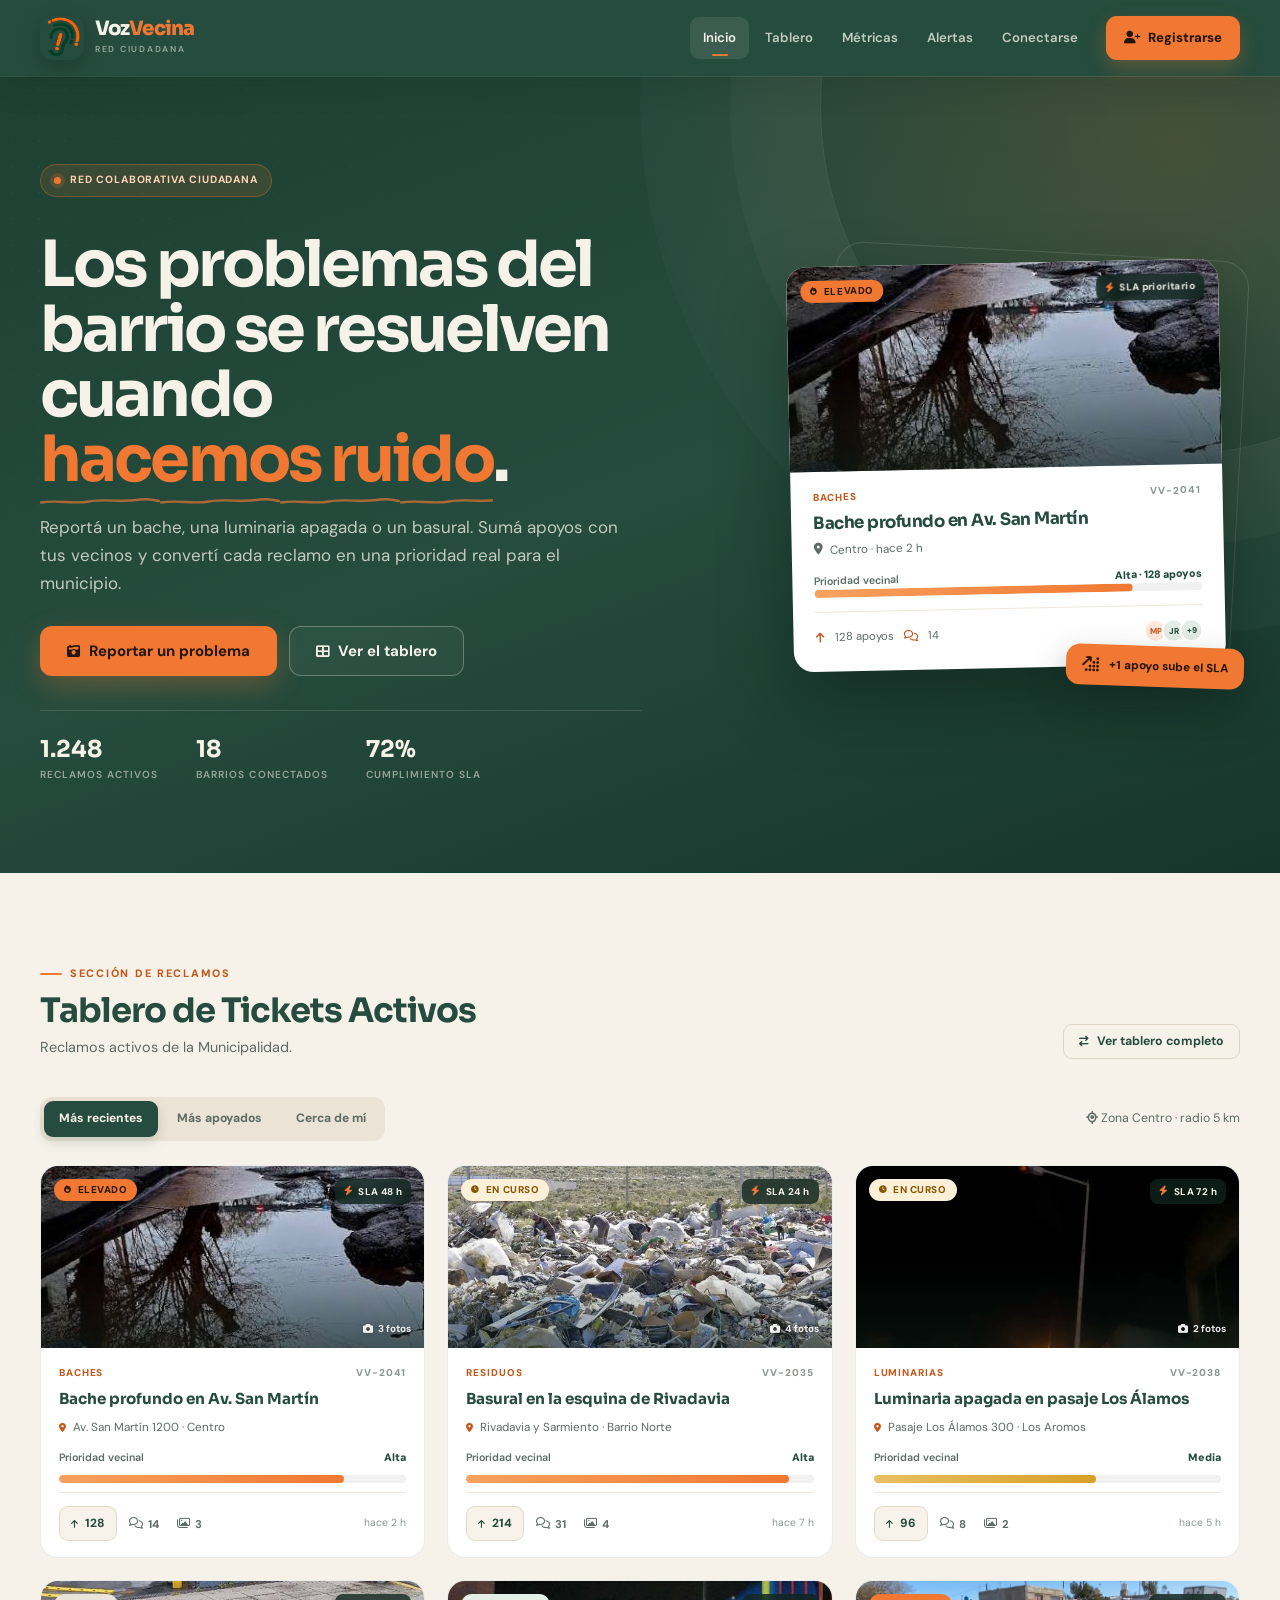
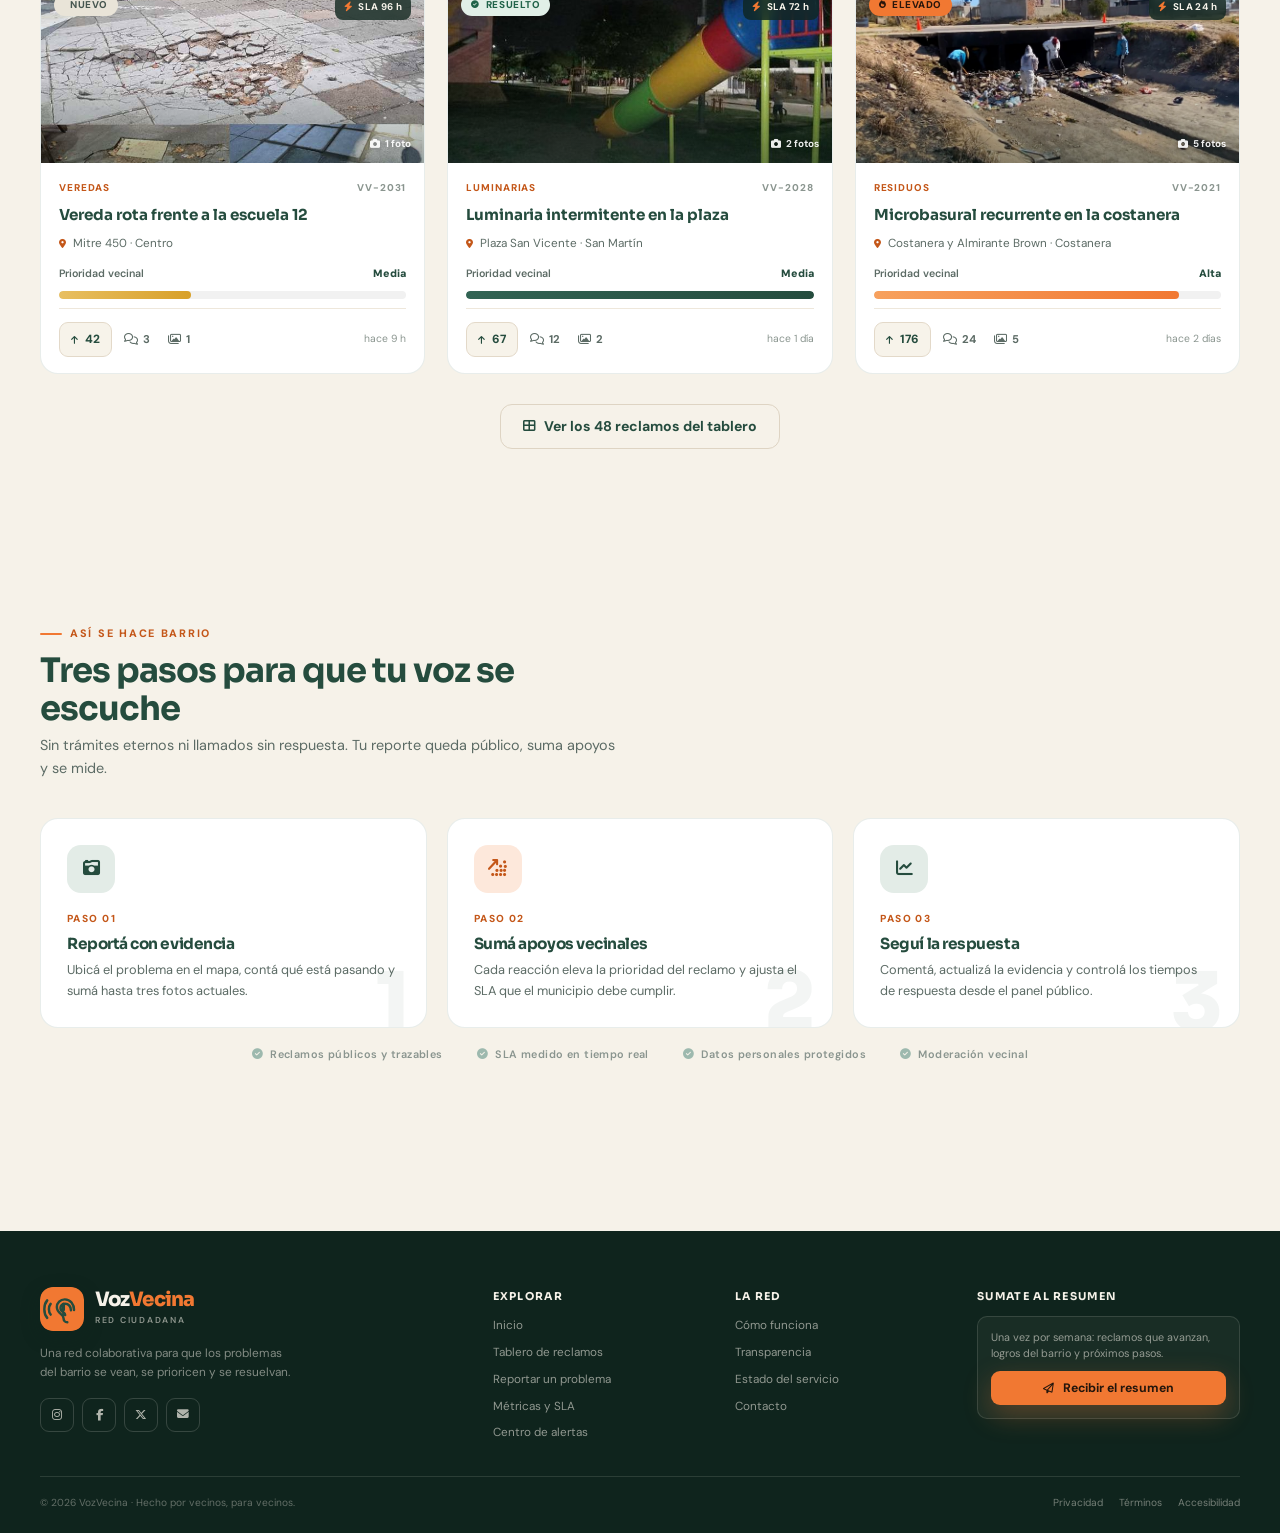
<file: index.html>
<!DOCTYPE html>
<html lang="es">

<head>
  <meta charset="UTF-8">
  <meta name="viewport" content="width=device-width, initial-scale=1.0">
  <title>VozVecina · Red colaborativa ciudadana</title>
  <meta name="description"
    content="VozVecina es la red ciudadana para reportar, apoyar y seguir reclamos del barrio: baches, luminarias, residuos y veredas. Tu voz eleva la prioridad.">
  <meta name="theme-color" content="#254c3e">
  <link rel="icon" type="image/svg+xm" href="assets/logo.png">
  <link rel="preconnect" href="https://fonts.googleapis.com">
  <link rel="preconnect" href="https://fonts.gstatic.com" crossorigin>
  <link
    href="https://fonts.googleapis.com/css2?family=DM+Sans:opsz,wght@9..40,400;9..40,500;9..40,600;9..40,700&family=Sora:wght@400;600;700;800&display=swap"
    rel="stylesheet">
  <link rel="stylesheet" href="css/w3.css">
  <link rel="stylesheet" href="css/fontawesome.min.css">
  <link rel="stylesheet" href="css/style.css">
  <script src="js/navbar.js" defer></script>
  <script src="js/app.js" defer></script>
</head>

<body>
  <a class="skip-link" href="#main">Saltar al contenido principal</a>

  <header class="site-header">
    <div class="container nav-wrap">
      <a href="index.html" class="brand" aria-label="VozVecina, ir al inicio">
        <img src="assets/logo.png" alt="" class="brand-mark" width="44" height="44">
        <span class="brand-copy">
          <span class="brand-name">Voz<span>Vecina</span></span>
          <span class="brand-tag">Red ciudadana</span>
        </span>
      </a>

      <nav class="main-nav" id="main-nav" aria-label="Navegación principal"></nav>
      <div class="user-nav" id="user-container"></div>

      <button class="nav-toggle" type="button" aria-expanded="false" aria-controls="main-nav" aria-label="Abrir menú">
        <i class="fa-solid fa-bars" aria-hidden="true"></i>
      </button>
    </div>
  </header>

  <main id="main">
    <!-- Hero -->
    <section class="hero">
      <div class="container">
        <div class="hero-grid">
          <div>
            <span class="eyebrow"><span class="eyebrow-dot"></span> Red colaborativa ciudadana</span>
            <h1>Los problemas del barrio se resuelven cuando <span class="acento">hacemos ruido</span>.</h1>
            <p class="hero-lead">Reportá un bache, una luminaria apagada o un basural. Sumá apoyos con tus vecinos y
              convertí cada reclamo en una prioridad real para el municipio.</p>

            <div class="hero-actions">
              <a href="reportar.html" class="btn btn-orange btn-lg"><i class="fa-solid fa-camera-retro"
                  aria-hidden="true"></i> Reportar un problema</a>
              <a href="tickets.html" class="btn btn-outline-light btn-lg"><i class="fa-solid fa-table-cells-large"
                  aria-hidden="true"></i> Ver el tablero</a>
            </div>

            <div class="hero-stats">
              <div class="hero-stat">
                <strong>1.248</strong>
                <span>Reclamos activos</span>
              </div>
              <div class="hero-stat">
                <strong>18</strong>
                <span>Barrios conectados</span>
              </div>
              <div class="hero-stat">
                <strong>72%</strong>
                <span>Cumplimiento SLA</span>
              </div>
            </div>
          </div>

          <div class="hero-visual">
            <div class="w3-card-4 hero-card">
              <div class="hero-card-media">
                <img src="assets/bache.jpg" alt="Ilustración de un bache profundo en la calzada" width="800"
                  height="500">
                <span class="pill pill-elevado"><i class="fa-solid fa-fire" aria-hidden="true"></i> Elevado</span>
                <span class="sla-flag"><i class="fa-solid fa-bolt" aria-hidden="true"></i> SLA prioritario</span>
              </div>
              <div class="hero-card-body">
                <div class="ticket-eyebrow"><span>Baches</span><span>VV-2041</span></div>
                <h2>Bache profundo en Av. San Martín</h2>
                <p class="lugar"><i class="fa-solid fa-location-dot" aria-hidden="true"></i> Centro · hace 2 h</p>
                <div class="sla-meta"><span>Prioridad vecinal</span><strong>Alta · 128 apoyos</strong></div>
                <div class="w3-light-grey w3-round-xlarge sla-track" role="progressbar"
                  aria-label="Prioridad del reclamo" aria-valuenow="82" aria-valuemin="0" aria-valuemax="100">
                  <div class="sla-fill fill-alta" style="--val:82%"></div>
                </div>
                <div class="hero-card-foot">
                  <i class="fa-solid fa-arrow-up" aria-hidden="true"></i> 128 apoyos
                  <i class="fa-regular fa-comments" aria-hidden="true"></i> 14
                  <div class="mini-avatars" aria-hidden="true"><span>MP</span><span>JR</span><span>+9</span></div>
                </div>
              </div>
            </div>
            <button type="button" class="floating-note" data-detail="VV-2041">
              <i class="fa-solid fa-arrow-up-right-dots" aria-hidden="true"></i> +1 apoyo sube el SLA
            </button>
          </div>
        </div>
      </div>
    </section>

    <!-- Feed de tickets -->
    <section class="section" aria-labelledby="feed-titulo">
      <div class="container">
        <div class="section-head reveal">
          <div>
            <span class="kicker">Sección de Reclamos</span>
            <h2 id="feed-titulo">Tablero de Tickets Activos</h2>
            <p>Reclamos activos de la Municipalidad.</p>
          </div>
          <a href="tickets.html" class="btn btn-outline btn-sm"><i class="fa-solid fa-arrow-right-arrow-left"
              aria-hidden="true"></i> Ver tablero completo</a>
        </div>

        <div class="feed-toolbar reveal">
          <div class="feed-tabs" role="tablist" aria-label="Ordenar reclamos del inicio">
            <button type="button" class="feed-tab" role="tab" aria-selected="true" data-sort="recientes">Más
              recientes</button>
            <button type="button" class="feed-tab" role="tab" aria-selected="false" data-sort="apoyados">Más
              apoyados</button>
            <button type="button" class="feed-tab" role="tab" aria-selected="false" data-sort="cerca">Cerca de
              mí</button>
          </div>
          <span class="results-count"><i class="fa-solid fa-location-crosshairs" aria-hidden="true"></i> Zona Centro ·
            radio 5 km</span>
        </div>

        <div class="feed-grid" id="feedGrid">
          <!-- Ticket 1 -->
          <article class="ticket-card reveal" data-ticket="VV-2041" data-category="baches" data-status="elevado"
            data-votes="128" data-recency="2" data-priority="alta" data-near="true"
            data-title="Bache profundo en Av. San Martín" data-location="Centro">
            <div class="ticket-media">
              <img src="assets/bache.jpg" alt="Bache profundo en la calzada con un cono de tránsito" loading="lazy"
                width="800" height="500">
              <span class="pill pill-elevado media-pill"><i class="fa-solid fa-fire" aria-hidden="true"></i>
                Elevado</span>
              <span class="sla-flag"><i class="fa-solid fa-bolt" aria-hidden="true"></i> SLA 48 h</span>
              <span class="photo-count"><i class="fa-solid fa-camera" aria-hidden="true"></i> 3 fotos</span>
            </div>
            <div class="ticket-body">
              <div class="ticket-eyebrow"><span>Baches</span><span>VV-2041</span></div>
              <h3><button type="button" class="ticket-link" data-detail="VV-2041">Bache profundo en Av. San
                  Martín</button></h3>
              <p class="ticket-loc"><i class="fa-solid fa-location-dot" aria-hidden="true"></i> Av. San Martín 1200 ·
                Centro</p>
              <div class="sla-meta"><span>Prioridad vecinal</span><strong>Alta</strong></div>
              <div class="w3-light-grey w3-round-xlarge sla-track" role="progressbar" aria-label="Prioridad del reclamo"
                aria-valuenow="82" aria-valuemin="0" aria-valuemax="100">
                <div class="sla-fill fill-alta" style="--val:82%"></div>
              </div>
              <div class="ticket-footer">
                <button type="button" class="vote-btn" data-vote="VV-2041" data-votes="128" aria-pressed="false"
                  aria-label="Apoyar el reclamo del bache en Av. San Martín">
                  <i class="fa-solid fa-arrow-up" aria-hidden="true"></i> <span data-vote-count>128</span>
                </button>
                <button type="button" class="meta-link" data-detail="VV-2041"
                  aria-label="Ver los comentarios del reclamo"><i class="fa-regular fa-comments" aria-hidden="true"></i>
                  14</button>
                <button type="button" class="meta-link" data-detail="VV-2041" aria-label="Ver las fotos del reclamo"><i
                    class="fa-regular fa-images" aria-hidden="true"></i> 3</button>
                <span class="ticket-time">hace 2 h</span>
              </div>
            </div>
          </article>

          <!-- Ticket 2 -->
          <article class="ticket-card reveal" data-ticket="VV-2035" data-category="residuos" data-status="curso"
            data-votes="214" data-recency="7" data-priority="alta" data-near="false"
            data-title="Basural en la esquina de Rivadavia" data-location="Barrio Norte">
            <div class="ticket-media">
              <img src="assets/basural.jfif" alt="Residuos acumulados junto a contenedores en la vereda" loading="lazy"
                width="800" height="500">
              <span class="pill pill-curso media-pill"><i class="fa-solid fa-clock" aria-hidden="true"></i> En
                curso</span>
              <span class="sla-flag"><i class="fa-solid fa-bolt" aria-hidden="true"></i> SLA 24 h</span>
              <span class="photo-count"><i class="fa-solid fa-camera" aria-hidden="true"></i> 4 fotos</span>
            </div>
            <div class="ticket-body">
              <div class="ticket-eyebrow"><span>Residuos</span><span>VV-2035</span></div>
              <h3><button type="button" class="ticket-link" data-detail="VV-2035">Basural en la esquina de
                  Rivadavia</button></h3>
              <p class="ticket-loc"><i class="fa-solid fa-location-dot" aria-hidden="true"></i> Rivadavia y Sarmiento ·
                Barrio Norte</p>
              <div class="sla-meta"><span>Prioridad vecinal</span><strong>Alta</strong></div>
              <div class="w3-light-grey w3-round-xlarge sla-track" role="progressbar" aria-label="Prioridad del reclamo"
                aria-valuenow="93" aria-valuemin="0" aria-valuemax="100">
                <div class="sla-fill fill-alta" style="--val:93%"></div>
              </div>
              <div class="ticket-footer">
                <button type="button" class="vote-btn" data-vote="VV-2035" data-votes="214" aria-pressed="false"
                  aria-label="Apoyar el reclamo del basural en Rivadavia">
                  <i class="fa-solid fa-arrow-up" aria-hidden="true"></i> <span data-vote-count>214</span>
                </button>
                <button type="button" class="meta-link" data-detail="VV-2035"
                  aria-label="Ver los comentarios del reclamo"><i class="fa-regular fa-comments" aria-hidden="true"></i>
                  31</button>
                <button type="button" class="meta-link" data-detail="VV-2035" aria-label="Ver las fotos del reclamo"><i
                    class="fa-regular fa-images" aria-hidden="true"></i> 4</button>
                <span class="ticket-time">hace 7 h</span>
              </div>
            </div>
          </article>

          <!-- Ticket 3 -->
          <article class="ticket-card reveal" data-ticket="VV-2038" data-category="luminarias" data-status="curso"
            data-votes="96" data-recency="5" data-priority="media" data-near="false"
            data-title="Luminaria apagada en pasaje Los Álamos" data-location="Los Aromos">
            <div class="ticket-media">
              <img src="assets/apagon.jfif" alt="Luminaria encendida en una calle de noche" loading="lazy" width="800"
                height="500">
              <span class="pill pill-curso media-pill"><i class="fa-solid fa-clock" aria-hidden="true"></i> En
                curso</span>
              <span class="sla-flag"><i class="fa-solid fa-bolt" aria-hidden="true"></i> SLA 72 h</span>
              <span class="photo-count"><i class="fa-solid fa-camera" aria-hidden="true"></i> 2 fotos</span>
            </div>
            <div class="ticket-body">
              <div class="ticket-eyebrow"><span>Luminarias</span><span>VV-2038</span></div>
              <h3><button type="button" class="ticket-link" data-detail="VV-2038">Luminaria apagada en pasaje Los
                  Álamos</button></h3>
              <p class="ticket-loc"><i class="fa-solid fa-location-dot" aria-hidden="true"></i> Pasaje Los Álamos 300 ·
                Los Aromos</p>
              <div class="sla-meta"><span>Prioridad vecinal</span><strong>Media</strong></div>
              <div class="w3-light-grey w3-round-xlarge sla-track" role="progressbar" aria-label="Prioridad del reclamo"
                aria-valuenow="64" aria-valuemin="0" aria-valuemax="100">
                <div class="sla-fill fill-media" style="--val:64%"></div>
              </div>
              <div class="ticket-footer">
                <button type="button" class="vote-btn" data-vote="VV-2038" data-votes="96" aria-pressed="false"
                  aria-label="Apoyar el reclamo de la luminaria en Los Álamos">
                  <i class="fa-solid fa-arrow-up" aria-hidden="true"></i> <span data-vote-count>96</span>
                </button>
                <button type="button" class="meta-link" data-detail="VV-2038"
                  aria-label="Ver los comentarios del reclamo"><i class="fa-regular fa-comments" aria-hidden="true"></i>
                  8</button>
                <button type="button" class="meta-link" data-detail="VV-2038" aria-label="Ver las fotos del reclamo"><i
                    class="fa-regular fa-images" aria-hidden="true"></i> 2</button>
                <span class="ticket-time">hace 5 h</span>
              </div>
            </div>
          </article>

          <!-- Ticket 4 -->
          <article class="ticket-card reveal" data-ticket="VV-2031" data-category="veredas" data-status="nuevo"
            data-votes="42" data-recency="9" data-priority="media" data-near="true"
            data-title="Vereda rota frente a la escuela 12" data-location="Centro">
            <div class="ticket-media">
              <img src="assets/vereda.jpg" alt="Vereda agrietada junto a un árbol" loading="lazy" width="800"
                height="500">
              <span class="pill pill-nuevo media-pill"><i class="fa-solid fa-sparkles" aria-hidden="true"></i>
                Nuevo</span>
              <span class="sla-flag"><i class="fa-solid fa-bolt" aria-hidden="true"></i> SLA 96 h</span>
              <span class="photo-count"><i class="fa-solid fa-camera" aria-hidden="true"></i> 1 foto</span>
            </div>
            <div class="ticket-body">
              <div class="ticket-eyebrow"><span>Veredas</span><span>VV-2031</span></div>
              <h3><button type="button" class="ticket-link" data-detail="VV-2031">Vereda rota frente a la escuela
                  12</button></h3>
              <p class="ticket-loc"><i class="fa-solid fa-location-dot" aria-hidden="true"></i> Mitre 450 · Centro</p>
              <div class="sla-meta"><span>Prioridad vecinal</span><strong>Media</strong></div>
              <div class="w3-light-grey w3-round-xlarge sla-track" role="progressbar" aria-label="Prioridad del reclamo"
                aria-valuenow="38" aria-valuemin="0" aria-valuemax="100">
                <div class="sla-fill fill-media" style="--val:38%"></div>
              </div>
              <div class="ticket-footer">
                <button type="button" class="vote-btn" data-vote="VV-2031" data-votes="42" aria-pressed="false"
                  aria-label="Apoyar el reclamo de la vereda en Mitre">
                  <i class="fa-solid fa-arrow-up" aria-hidden="true"></i> <span data-vote-count>42</span>
                </button>
                <button type="button" class="meta-link" data-detail="VV-2031"
                  aria-label="Ver los comentarios del reclamo"><i class="fa-regular fa-comments" aria-hidden="true"></i>
                  3</button>
                <button type="button" class="meta-link" data-detail="VV-2031" aria-label="Ver las fotos del reclamo"><i
                    class="fa-regular fa-images" aria-hidden="true"></i> 1</button>
                <span class="ticket-time">hace 9 h</span>
              </div>
            </div>
          </article>

          <!-- Ticket 5 -->
          <article class="ticket-card reveal" data-ticket="VV-2028" data-category="luminarias" data-status="resuelto"
            data-votes="67" data-recency="24" data-priority="media" data-near="true"
            data-title="Luminaria intermitente en la plaza" data-location="San Martín">
            <div class="ticket-media">
              <img src="assets/plaza.jpg" alt="Luminaria de plaza iluminando la calle" loading="lazy" width="800"
                height="500">
              <span class="pill pill-resuelto media-pill"><i class="fa-solid fa-circle-check" aria-hidden="true"></i>
                Resuelto</span>
              <span class="sla-flag"><i class="fa-solid fa-bolt" aria-hidden="true"></i> SLA 72 h</span>
              <span class="photo-count"><i class="fa-solid fa-camera" aria-hidden="true"></i> 2 fotos</span>
            </div>
            <div class="ticket-body">
              <div class="ticket-eyebrow"><span>Luminarias</span><span>VV-2028</span></div>
              <h3><button type="button" class="ticket-link" data-detail="VV-2028">Luminaria intermitente en la
                  plaza</button></h3>
              <p class="ticket-loc"><i class="fa-solid fa-location-dot" aria-hidden="true"></i> Plaza San Vicente · San
                Martín</p>
              <div class="sla-meta"><span>Prioridad vecinal</span><strong>Media</strong></div>
              <div class="w3-light-grey w3-round-xlarge sla-track" role="progressbar" aria-label="Prioridad del reclamo"
                aria-valuenow="100" aria-valuemin="0" aria-valuemax="100">
                <div class="sla-fill" style="--val:100%"></div>
              </div>
              <div class="ticket-footer">
                <button type="button" class="vote-btn" data-vote="VV-2028" data-votes="67" aria-pressed="false"
                  aria-label="Apoyar el reclamo de la luminaria en la plaza">
                  <i class="fa-solid fa-arrow-up" aria-hidden="true"></i> <span data-vote-count>67</span>
                </button>
                <button type="button" class="meta-link" data-detail="VV-2028"
                  aria-label="Ver los comentarios del reclamo"><i class="fa-regular fa-comments" aria-hidden="true"></i>
                  12</button>
                <button type="button" class="meta-link" data-detail="VV-2028" aria-label="Ver las fotos del reclamo"><i
                    class="fa-regular fa-images" aria-hidden="true"></i> 2</button>
                <span class="ticket-time">hace 1 día</span>
              </div>
            </div>
          </article>

          <!-- Ticket 6 -->
          <article class="ticket-card reveal" data-ticket="VV-2021" data-category="residuos" data-status="elevado"
            data-votes="176" data-recency="48" data-priority="alta" data-near="false"
            data-title="Microbasural recurrente en la costanera" data-location="Costanera">
            <div class="ticket-media">
              <img src="assets/costanera.jpeg" alt="Contenedores y bolsas de residuos desbordados" loading="lazy"
                width="800" height="500">
              <span class="pill pill-elevado media-pill"><i class="fa-solid fa-fire" aria-hidden="true"></i>
                Elevado</span>
              <span class="sla-flag"><i class="fa-solid fa-bolt" aria-hidden="true"></i> SLA 24 h</span>
              <span class="photo-count"><i class="fa-solid fa-camera" aria-hidden="true"></i> 5 fotos</span>
            </div>
            <div class="ticket-body">
              <div class="ticket-eyebrow"><span>Residuos</span><span>VV-2021</span></div>
              <h3><button type="button" class="ticket-link" data-detail="VV-2021">Microbasural recurrente en la
                  costanera</button></h3>
              <p class="ticket-loc"><i class="fa-solid fa-location-dot" aria-hidden="true"></i> Costanera y Almirante
                Brown · Costanera</p>
              <div class="sla-meta"><span>Prioridad vecinal</span><strong>Alta</strong></div>
              <div class="w3-light-grey w3-round-xlarge sla-track" role="progressbar" aria-label="Prioridad del reclamo"
                aria-valuenow="88" aria-valuemin="0" aria-valuemax="100">
                <div class="sla-fill fill-alta" style="--val:88%"></div>
              </div>
              <div class="ticket-footer">
                <button type="button" class="vote-btn" data-vote="VV-2021" data-votes="176" aria-pressed="false"
                  aria-label="Apoyar el reclamo del microbasural en la costanera">
                  <i class="fa-solid fa-arrow-up" aria-hidden="true"></i> <span data-vote-count>176</span>
                </button>
                <button type="button" class="meta-link" data-detail="VV-2021"
                  aria-label="Ver los comentarios del reclamo"><i class="fa-regular fa-comments" aria-hidden="true"></i>
                  24</button>
                <button type="button" class="meta-link" data-detail="VV-2021" aria-label="Ver las fotos del reclamo"><i
                    class="fa-regular fa-images" aria-hidden="true"></i> 5</button>
                <span class="ticket-time">hace 2 días</span>
              </div>
            </div>
          </article>
        </div>

        <div class="load-more-wrap">
          <a href="tickets.html" class="btn btn-outline"><i class="fa-solid fa-table-cells-large"
              aria-hidden="true"></i> Ver los 48 reclamos del tablero</a>
        </div>
      </div>
    </section>

    <!-- Cómo funciona -->
    <section class="section" id="como-funciona" aria-labelledby="como-titulo">
      <div class="container">
        <div class="section-head reveal">
          <div>
            <span class="kicker">Así se hace barrio</span>
            <h2 id="como-titulo">Tres pasos para que tu voz se escuche</h2>
            <p>Sin trámites eternos ni llamados sin respuesta. Tu reporte queda público, suma apoyos y se mide.</p>
          </div>
        </div>

        <div class="steps-grid">
          <article class="step-card reveal" data-step="1">
            <span class="step-icon"><i class="fa-solid fa-camera-retro" aria-hidden="true"></i></span>
            <span class="step-num">Paso 01</span>
            <h3>Reportá con evidencia</h3>
            <p>Ubicá el problema en el mapa, contá qué está pasando y sumá hasta tres fotos actuales.</p>
          </article>
          <article class="step-card reveal" data-step="2">
            <span class="step-icon"><i class="fa-solid fa-arrow-up-right-dots" aria-hidden="true"></i></span>
            <span class="step-num">Paso 02</span>
            <h3>Sumá apoyos vecinales</h3>
            <p>Cada reacción eleva la prioridad del reclamo y ajusta el SLA que el municipio debe cumplir.</p>
          </article>
          <article class="step-card reveal" data-step="3">
            <span class="step-icon"><i class="fa-solid fa-chart-line" aria-hidden="true"></i></span>
            <span class="step-num">Paso 03</span>
            <h3>Seguí la respuesta</h3>
            <p>Comentá, actualizá la evidencia y controlá los tiempos de respuesta desde el panel público.</p>
          </article>
        </div>

        <div class="trust-strip reveal">
          <span><i class="fa-solid fa-circle-check" aria-hidden="true"></i> Reclamos públicos y trazables</span>
          <span><i class="fa-solid fa-circle-check" aria-hidden="true"></i> SLA medido en tiempo real</span>
          <span><i class="fa-solid fa-circle-check" aria-hidden="true"></i> Datos personales protegidos</span>
          <span><i class="fa-solid fa-circle-check" aria-hidden="true"></i> Moderación vecinal</span>
        </div>
      </div>
    </section>
  </main>

  <!-- Modal de detalle de ticket -->
  <div id="ticketModal" class="w3-modal vv-modal-wrap" role="dialog" aria-modal="true"
    aria-labelledby="ticketModalTitle" aria-hidden="true">
    <div class="w3-modal-content vv-modal-content">
      <button type="button" class="modal-close" data-close aria-label="Cerrar detalle del reclamo"><i
          class="fa-solid fa-xmark" aria-hidden="true"></i></button>

      <div class="detail-media">
        <img id="detailImage" src="assets/bache.jpg" alt="Evidencia fotográfica del reclamo" width="800" height="500">
        <div class="detail-media-badges">
          <span id="detailStatus" class="pill pill-elevado"><i class="fa-solid fa-fire" aria-hidden="true"></i>
            Elevado</span>
          <span class="sla-flag"><i class="fa-solid fa-bolt" aria-hidden="true"></i> <span id="detailSlaLabel">SLA 48
              h</span></span>
        </div>
        <div class="detail-media-caption"><i class="fa-solid fa-camera" aria-hidden="true"></i> Evidencia vecinal
          actualizada</div>
      </div>

      <div class="detail-body">
        <div class="detail-main">
          <div class="ticket-eyebrow"><span id="detailCategory">Baches</span><span id="detailId">VV-2041</span></div>
          <h2 id="ticketModalTitle">Bache profundo en Av. San Martín</h2>
          <p class="detail-loc"><i class="fa-solid fa-location-dot" aria-hidden="true"></i> <span
              id="detailLocation">Av. San Martín 1200 · Centro</span> <span>·</span> <span id="detailTime">hace 2
              h</span></p>
          <p id="detailDesc">El bache ocupa casi toda la mano derecha de la calzada, justo antes del semáforo. Los
            colectivos lo esquivan invadiendo el carril contrario y ya provocó la caída de un ciclista.</p>

          <div class="gallery" id="detailGallery" aria-label="Galería de fotos del reclamo"></div>

          <h3 class="detail-subtitle">Conversación vecinal <span class="count-badge" id="detailCommentCount">14</span>
          </h3>
          <div class="comment-list" id="detailComments"></div>

          <form class="comment-form" id="commentForm">
            <label class="sr-only" for="commentInput">Escribí un comentario para el barrio</label>
            <textarea id="commentInput" maxlength="280"
              placeholder="Sumá información, confirmá el problema o contá tu experiencia…" required></textarea>
            <button type="submit" class="btn btn-green btn-sm"><i class="fa-regular fa-comment" aria-hidden="true"></i>
              Publicar comentario</button>
          </form>
        </div>

        <aside class="detail-side">
          <div class="sla-panel">
            <p class="mini-label">Apoyo ciudadano</p>
            <div class="sla-votes"><strong id="detailVotes">128</strong><span>vecinos apoyando</span></div>
            <button type="button" class="btn btn-orange btn-block" id="detailVoteBtn" data-vote="VV-2041">
              <i class="fa-solid fa-arrow-up" aria-hidden="true"></i> Sumar mi apoyo · <span data-vote-count>128</span>
            </button>
            <div class="sla-meta">
              <span>Prioridad <strong id="detailPriority">Alta</strong></span>
              <strong><span id="detailSlaPct">82%</span> del SLA</strong>
            </div>
            <div class="w3-light-grey w3-round-xlarge sla-track" role="progressbar" aria-label="Avance del SLA"
              aria-valuenow="82" aria-valuemin="0" aria-valuemax="100">
              <div class="sla-fill fill-alta" id="detailSlaFill" style="width:82%"></div>
            </div>
            <p class="micro">Cada apoyo recalcula la prioridad del reclamo. El SLA objetivo es de 48 h desde la
              validación.</p>
          </div>

          <div class="detail-meta-card">
            <p><i class="fa-solid fa-layer-group" aria-hidden="true"></i><span><strong>Categoría</strong><br><span
                  id="detailMetaCategory">Baches</span></span></p>
            <p><i class="fa-regular fa-images" aria-hidden="true"></i><span><strong>Evidencia</strong><br><span
                  id="detailMetaPhotos">3 fotos vecinales</span></span></p>
            <p><i class="fa-regular fa-clock" aria-hidden="true"></i><span><strong>Última actualización</strong><br>Hoy,
                09:40</span></p>
            <p><i class="fa-solid fa-shield-halved" aria-hidden="true"></i><span><strong>Datos públicos</strong><br>Sin
                datos personales expuestos</span></p>
          </div>

          <div class="detail-share">
            <button type="button" class="btn btn-outline btn-sm" id="detailShare" data-share="VV-2041"><i
                class="fa-solid fa-share-nodes" aria-hidden="true"></i> Compartir</button>
            <a class="btn btn-green btn-sm" href="reportar.html"><i class="fa-solid fa-camera" aria-hidden="true"></i>
              Actualizar foto</a>
          </div>
        </aside>
      </div>
    </div>
  </div>

  <footer class="site-footer">
    <div class="container">
      <div class="footer-grid">
        <div class="footer-brand">
          <a href="index.html" class="brand" aria-label="VozVecina, ir al inicio">
            <img src="assets/logo.svg" alt="" class="brand-mark" width="44" height="44">
            <span class="brand-copy">
              <span class="brand-name">Voz<span>Vecina</span></span>
              <span class="brand-tag">Red ciudadana</span>
            </span>
          </a>
          <p>Una red colaborativa para que los problemas del barrio se vean, se prioricen y se resuelvan.</p>
          <div class="footer-social">
            <a href="https://instagram.com" target="_blank" rel="noopener" aria-label="VozVecina en Instagram"><i
                class="fa-brands fa-instagram" aria-hidden="true"></i></a>
            <a href="https://facebook.com" target="_blank" rel="noopener" aria-label="VozVecina en Facebook"><i
                class="fa-brands fa-facebook-f" aria-hidden="true"></i></a>
            <a href="https://x.com" target="_blank" rel="noopener" aria-label="VozVecina en X"><i
                class="fa-brands fa-x-twitter" aria-hidden="true"></i></a>
            <a href="mailto:hola@vozvecina.org" aria-label="Escribir a VozVecina"><i class="fa-solid fa-envelope"
                aria-hidden="true"></i></a>
          </div>
        </div>

        <div class="footer-col">
          <h4>Explorar</h4>
          <div class="footer-links">
            <a href="index.html">Inicio</a>
            <a href="tickets.html">Tablero de reclamos</a>
            <a href="reportar.html">Reportar un problema</a>
            <a href="metricas.html">Métricas y SLA</a>
            <a href="alertas.html">Centro de alertas</a>
          </div>
        </div>

        <div class="footer-col">
          <h4>La red</h4>
          <div class="footer-links">
            <a href="index.html#como-funciona">Cómo funciona</a>
            <a href="metricas.html">Transparencia</a>
            <a href="alertas.html">Estado del servicio</a>
            <a href="mailto:hola@vozvecina.org">Contacto</a>
          </div>
        </div>

        <div class="footer-col">
          <h4>Sumate al resumen</h4>
          <div class="footer-mini">
            <p>Una vez por semana: reclamos que avanzan, logros del barrio y próximos pasos.</p>
            <button type="button" class="btn btn-orange btn-sm" data-demo-toast data-title="Suscripción simulada"
              data-message="En el prototipo no se envían correos reales."><i class="fa-regular fa-paper-plane"
                aria-hidden="true"></i> Recibir el resumen</button>
          </div>
        </div>
      </div>

      <div class="footer-bottom">
        <span>© <span data-year>2026</span> VozVecina · Hecho por vecinos, para vecinos.</span>
        <div class="footer-bottom-links">
          <a href="alertas.html">Privacidad</a>
          <a href="alertas.html">Términos</a>
          <a href="alertas.html">Accesibilidad</a>
        </div>
      </div>
    </div>
  </footer>

  <div id="toastStack" class="toast-stack" aria-live="polite" aria-atomic="false"></div>
</body>

</html>
</file>
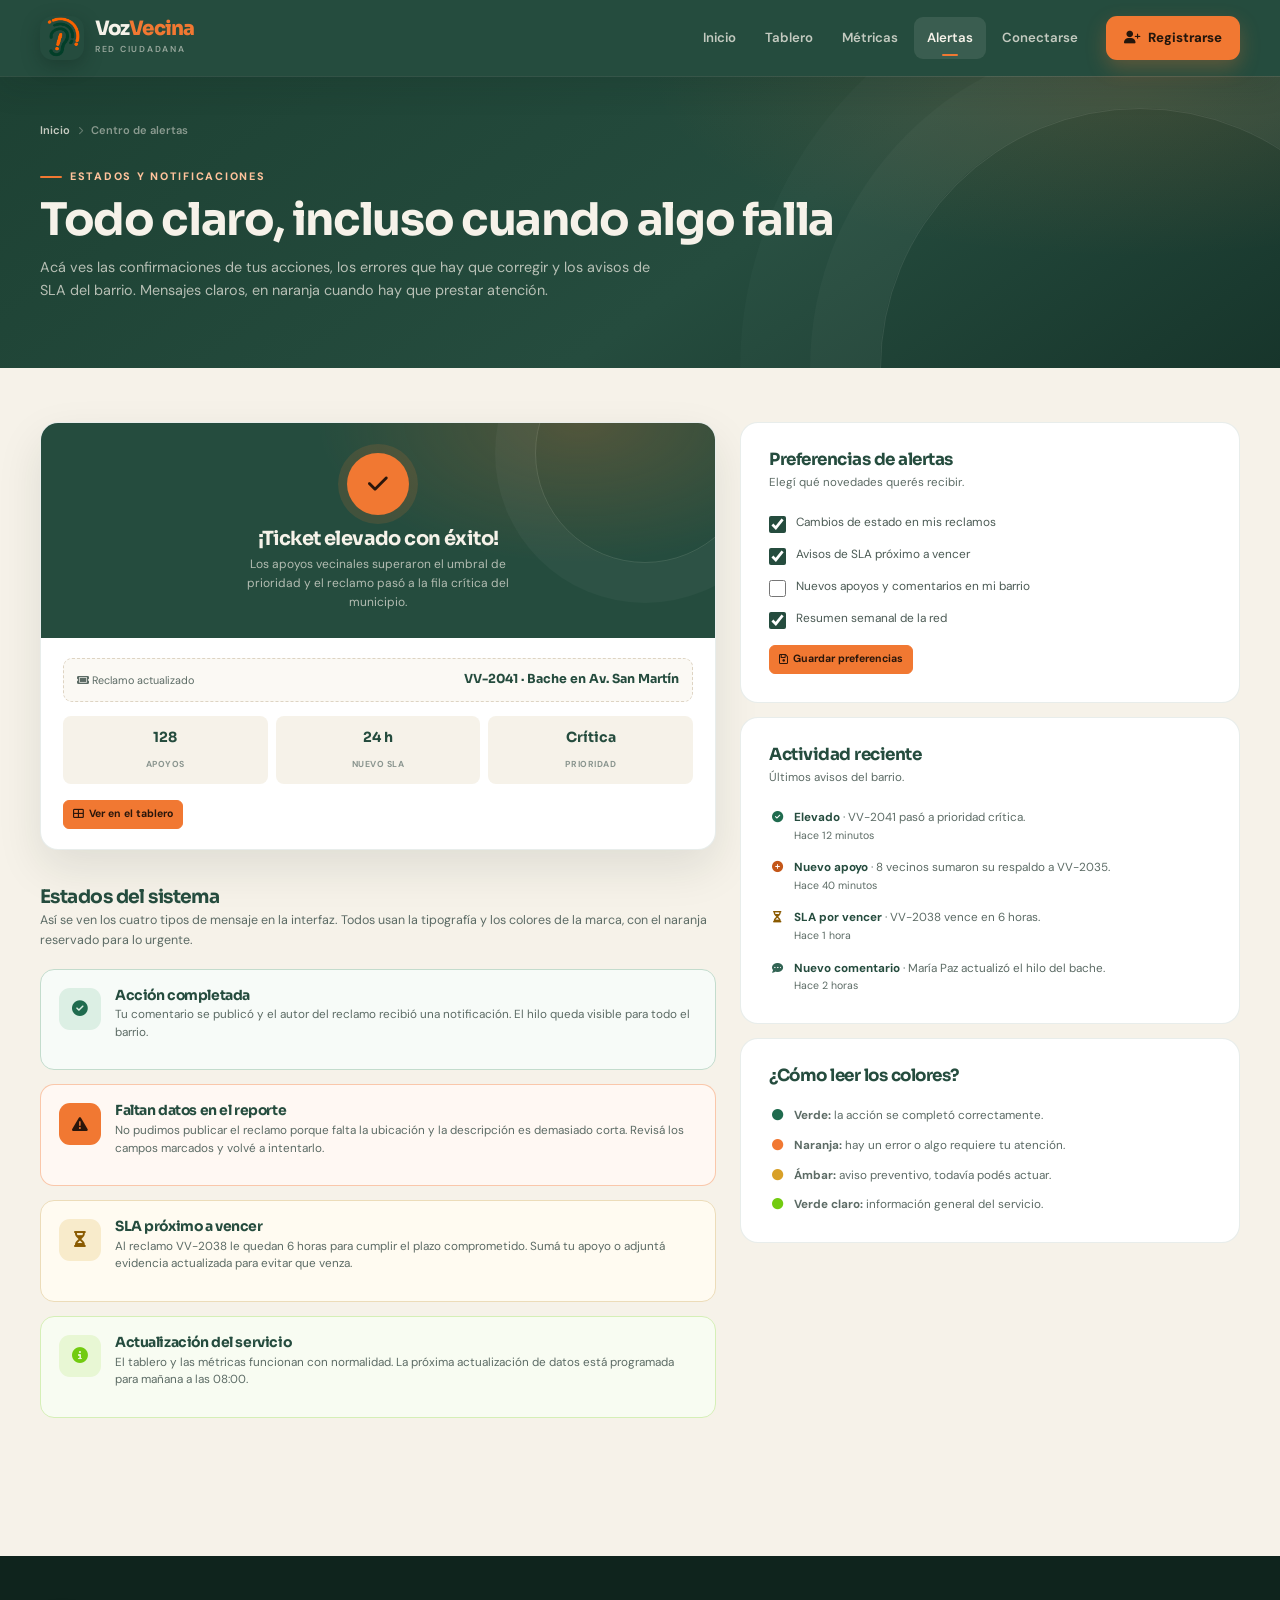
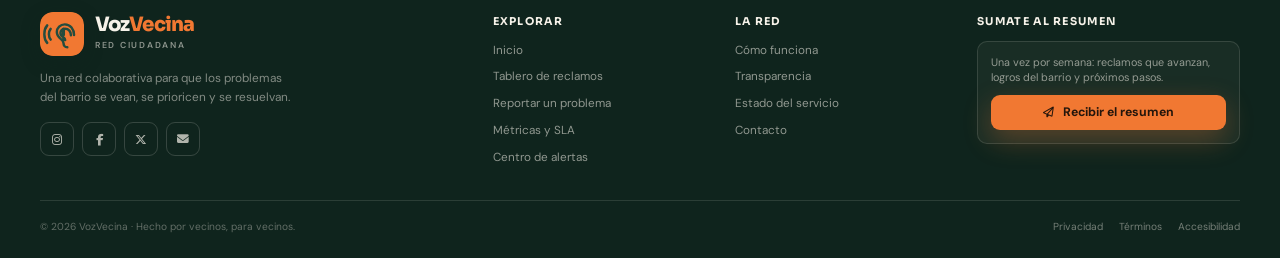
<file: alertas.html>
<!DOCTYPE html>
<html lang="es">

<head>
  <meta charset="UTF-8">
  <meta name="viewport" content="width=device-width, initial-scale=1.0">
  <title>Centro de alertas · VozVecina</title>
  <meta name="description"
    content="Centro de alertas de VozVecina: confirmaciones de tickets elevados, errores de validación, avisos de SLA y estado del servicio.">
  <meta name="theme-color" content="#254c3e">
  <link rel="icon" type="image/svg+xml" href="assets/logo.png">
  <link rel="preconnect" href="https://fonts.googleapis.com">
  <link rel="preconnect" href="https://fonts.gstatic.com" crossorigin>
  <link
    href="https://fonts.googleapis.com/css2?family=DM+Sans:opsz,wght@9..40,400;9..40,500;9..40,600;9..40,700&family=Sora:wght@400;600;700;800&display=swap"
    rel="stylesheet">
  <link rel="stylesheet" href="css/w3.css">
  <link rel="stylesheet" href="css/fontawesome.min.css">
  <link rel="stylesheet" href="css/style.css">
  <script src="js/navbar.js" defer></script>
  <script src="js/app.js" defer></script>
</head>

<body>
  <a class="skip-link" href="#main">Saltar al contenido principal</a>

  <header class="site-header">
    <div class="container nav-wrap">
      <a href="index.html" class="brand" aria-label="VozVecina, ir al inicio">
        <img src="assets/logo.png" alt="" class="brand-mark" width="44" height="44">
        <span class="brand-copy">
          <span class="brand-name">Voz<span>Vecina</span></span>
          <span class="brand-tag">Red ciudadana</span>
        </span>
      </a>
      <nav class="main-nav" id="main-nav" aria-label="Navegación principal"></nav>
      <div class="user-nav" id="user-container"></div>
      <button class="nav-toggle" type="button" aria-expanded="false" aria-controls="main-nav" aria-label="Abrir menú">
        <i class="fa-solid fa-bars" aria-hidden="true"></i>
      </button>
    </div>
  </header>

  <main id="main">
    <section class="page-hero">
      <div class="container">
        <nav class="breadcrumb" aria-label="Migas de pan">
          <a href="index.html">Inicio</a>
          <i class="fa-solid fa-chevron-right" aria-hidden="true"></i>
          <span aria-current="page">Centro de alertas</span>
        </nav>
        <div class="page-hero-inner">
          <div>
            <span class="kicker">Estados y notificaciones</span>
            <h1>Todo claro, incluso cuando algo falla</h1>
            <p>Acá ves las confirmaciones de tus acciones, los errores que hay que corregir y los avisos de SLA del
              barrio. Mensajes claros, en naranja cuando hay que prestar atención.</p>
          </div>
        </div>
      </div>
    </section>

    <div class="alerts-workspace">
      <div class="container">
        <div class="alerts-layout">
          <!-- Columna principal -->
          <div class="alerts-stack">
            <!-- Tarjeta destacada de ticket elevado -->
            <article class="elevated-card" aria-labelledby="elevado-titulo">
              <div class="elevated-head">
                <span class="big-check" aria-hidden="true"><i class="fa-solid fa-check"></i></span>
                <h2 id="elevado-titulo">¡Ticket elevado con éxito!</h2>
                <p>Los apoyos vecinales superaron el umbral de prioridad y el reclamo pasó a la fila crítica del
                  municipio.</p>
              </div>
              <div class="elevated-body">
                <div class="elevated-ticket">
                  <span><i class="fa-solid fa-ticket" aria-hidden="true"></i> Reclamo actualizado</span>
                  <strong>VV-2041 · Bache en Av. San Martín</strong>
                </div>

                <div class="elevated-meta">
                  <div>
                    <strong>128</strong>
                    <span>Apoyos</span>
                  </div>
                  <div>
                    <strong>24 h</strong>
                    <span>Nuevo SLA</span>
                  </div>
                  <div>
                    <strong>Crítica</strong>
                    <span>Prioridad</span>
                  </div>
                </div>

                <div class="state-actions">
                  <a href="tickets.html" class="state-link solid"><i class="fa-solid fa-table-cells-large"
                      aria-hidden="true"></i> Ver en el tablero</a>
                </div>
              </div>
            </article>

            <div class="alert-panel-head">
              <h2>Estados del sistema</h2>
              <p>Así se ven los cuatro tipos de mensaje en la interfaz. Todos usan la tipografía y los colores de la
                marca, con el naranja reservado para lo urgente.</p>
            </div>

            <!-- Success -->
            <article class="state-card success" aria-labelledby="estado-success">
              <span class="state-icon" aria-hidden="true"><i class="fa-solid fa-circle-check"></i></span>
              <div>
                <h3 id="estado-success">Acción completada</h3>
                <p>Tu comentario se publicó y el autor del reclamo recibió una notificación. El hilo queda visible para
                  todo el barrio.</p>
              </div>
            </article>

            <!-- Error -->
            <article class="state-card error" aria-labelledby="estado-error">
              <span class="state-icon" aria-hidden="true"><i class="fa-solid fa-triangle-exclamation"></i></span>
              <div>
                <h3 id="estado-error">Faltan datos en el reporte</h3>
                <p>No pudimos publicar el reclamo porque falta la ubicación y la descripción es demasiado corta. Revisá
                  los campos marcados y volvé a intentarlo.</p>
              </div>
            </article>

            <!-- Warning -->
            <article class="state-card warning" aria-labelledby="estado-warning">
              <span class="state-icon" aria-hidden="true"><i class="fa-solid fa-hourglass-half"></i></span>
              <div>
                <h3 id="estado-warning">SLA próximo a vencer</h3>
                <p>Al reclamo VV-2038 le quedan 6 horas para cumplir el plazo comprometido. Sumá tu apoyo o adjuntá
                  evidencia actualizada para evitar que venza.</p>
              </div>
            </article>

            <!-- Info -->
            <article class="state-card info" aria-labelledby="estado-info">
              <span class="state-icon" aria-hidden="true"><i class="fa-solid fa-circle-info"></i></span>
              <div>
                <h3 id="estado-info">Actualización del servicio</h3>
                <p>El tablero y las métricas funcionan con normalidad. La próxima actualización de datos está programada
                  para mañana a las 08:00.</p>
              </div>
            </article>
          </div>

          <!-- Columna lateral -->
          <aside class="alerts-stack" aria-label="Preferencias, actividad y ayuda">
            <section class="panel" aria-labelledby="preferencias-titulo">
              <div class="panel-head">
                <div>
                  <h2 id="preferencias-titulo">Preferencias de alertas</h2>
                  <p class="panel-sub">Elegí qué novedades querés recibir.</p>
                </div>
              </div>

              <label class="check-row">
                <input type="checkbox" id="alertaEstado" checked>
                <span>Cambios de estado en mis reclamos</span>
              </label>
              <label class="check-row">
                <input type="checkbox" id="alertaSla" checked>
                <span>Avisos de SLA próximo a vencer</span>
              </label>
              <label class="check-row">
                <input type="checkbox" id="alertaApoyos">
                <span>Nuevos apoyos y comentarios en mi barrio</span>
              </label>
              <label class="check-row" style="margin-bottom:0;">
                <input type="checkbox" id="alertaResumen" checked>
                <span>Resumen semanal de la red</span>
              </label>

              <div class="state-actions" style="margin-top:16px;">
                <button type="button" class="state-link solid" data-demo-toast data-type="success"
                  data-title="Preferencias guardadas"
                  data-message="Podés cambiarlas cuando quieras desde este panel."><i class="fa-regular fa-floppy-disk"
                    aria-hidden="true"></i> Guardar preferencias</button>
              </div>
            </section>

            <section class="panel" aria-labelledby="historial-titulo">
              <div class="panel-head">
                <div>
                  <h2 id="historial-titulo">Actividad reciente</h2>
                  <p class="panel-sub">Últimos avisos del barrio.</p>
                </div>
              </div>

              <ul class="tip-list" style="gap:15px;">
                <li>
                  <i class="fa-solid fa-circle-check" style="color:#1f6b4e;" aria-hidden="true"></i>
                  <span><strong style="color:var(--verde);">Elevado</strong> · VV-2041 pasó a prioridad
                    crítica.<br><span class="muted" style="font-size:.7rem;">Hace 12 minutos</span></span>
                </li>
                <li>
                  <i class="fa-solid fa-circle-plus" style="color:var(--naranja-700);" aria-hidden="true"></i>
                  <span><strong style="color:var(--verde);">Nuevo apoyo</strong> · 8 vecinos sumaron su respaldo a
                    VV-2035.<br><span class="muted" style="font-size:.7rem;">Hace 40 minutos</span></span>
                </li>
                <li>
                  <i class="fa-solid fa-hourglass-half" style="color:#8a5a00;" aria-hidden="true"></i>
                  <span><strong style="color:var(--verde);">SLA por vencer</strong> · VV-2038 vence en 6 horas.<br><span
                      class="muted" style="font-size:.7rem;">Hace 1 hora</span></span>
                </li>
                <li>
                  <i class="fa-solid fa-comment-dots" style="color:var(--verde-600);" aria-hidden="true"></i>
                  <span><strong style="color:var(--verde);">Nuevo comentario</strong> · María Paz actualizó el hilo del
                    bache.<br><span class="muted" style="font-size:.7rem;">Hace 2 horas</span></span>
                </li>
              </ul>
            </section>

            <section class="panel" aria-labelledby="ayuda-titulo">
              <div class="panel-head">
                <div>
                  <h2 id="ayuda-titulo">¿Cómo leer los colores?</h2>
                </div>
              </div>
              <ul class="tip-list">
                <li><i class="fa-solid fa-circle" style="color:#1f6b4e;"
                    aria-hidden="true"></i><span><strong>Verde:</strong> la acción se completó correctamente.</span>
                </li>
                <li><i class="fa-solid fa-circle" style="color:var(--naranja);"
                    aria-hidden="true"></i><span><strong>Naranja:</strong> hay un error o algo requiere tu
                    atención.</span></li>
                <li><i class="fa-solid fa-circle" style="color:#d8a028;"
                    aria-hidden="true"></i><span><strong>Ámbar:</strong> aviso preventivo, todavía podés actuar.</span>
                </li>
                <li><i class="fa-solid fa-circle" style="color:#72cb10;" aria-hidden="true"></i><span><strong>Verde
                      claro:</strong> información general del servicio.</span></li>
              </ul>
            </section>
          </aside>
        </div>
      </div>
    </div>
  </main>

  <footer class="site-footer">
    <div class="container">
      <div class="footer-grid">
        <div class="footer-brand">
          <a href="index.html" class="brand" aria-label="VozVecina, ir al inicio">
            <img src="assets/logo.svg" alt="" class="brand-mark" width="44" height="44">
            <span class="brand-copy"><span class="brand-name">Voz<span>Vecina</span></span><span class="brand-tag">Red
                ciudadana</span></span>
          </a>
          <p>Una red colaborativa para que los problemas del barrio se vean, se prioricen y se resuelvan.</p>
          <div class="footer-social">
            <a href="https://instagram.com" target="_blank" rel="noopener" aria-label="VozVecina en Instagram"><i
                class="fa-brands fa-instagram" aria-hidden="true"></i></a>
            <a href="https://facebook.com" target="_blank" rel="noopener" aria-label="VozVecina en Facebook"><i
                class="fa-brands fa-facebook-f" aria-hidden="true"></i></a>
            <a href="https://x.com" target="_blank" rel="noopener" aria-label="VozVecina en X"><i
                class="fa-brands fa-x-twitter" aria-hidden="true"></i></a>
            <a href="mailto:hola@vozvecina.org" aria-label="Escribir a VozVecina"><i class="fa-solid fa-envelope"
                aria-hidden="true"></i></a>
          </div>
        </div>
        <div class="footer-col">
          <h4>Explorar</h4>
          <div class="footer-links">
            <a href="index.html">Inicio</a>
            <a href="tickets.html">Tablero de reclamos</a>
            <a href="reportar.html">Reportar un problema</a>
            <a href="metricas.html">Métricas y SLA</a>
            <a href="alertas.html">Centro de alertas</a>
          </div>
        </div>
        <div class="footer-col">
          <h4>La red</h4>
          <div class="footer-links">
            <a href="index.html#como-funciona">Cómo funciona</a>
            <a href="metricas.html">Transparencia</a>
            <a href="alertas.html">Estado del servicio</a>
            <a href="mailto:hola@vozvecina.org">Contacto</a>
          </div>
        </div>
        <div class="footer-col">
          <h4>Sumate al resumen</h4>
          <div class="footer-mini">
            <p>Una vez por semana: reclamos que avanzan, logros del barrio y próximos pasos.</p>
            <button type="button" class="btn btn-orange btn-sm" data-demo-toast data-title="Suscripción simulada"
              data-message="En el prototipo no se envían correos reales."><i class="fa-regular fa-paper-plane"
                aria-hidden="true"></i> Recibir el resumen</button>
          </div>
        </div>
      </div>
      <div class="footer-bottom">
        <span>© <span data-year>2026</span> VozVecina · Hecho por vecinos, para vecinos.</span>
        <div class="footer-bottom-links">
          <a href="alertas.html">Privacidad</a>
          <a href="alertas.html">Términos</a>
          <a href="alertas.html">Accesibilidad</a>
        </div>
      </div>
    </div>
  </footer>

  <div id="toastStack" class="toast-stack" aria-live="polite" aria-atomic="false"></div>
</body>

</html>
</file>
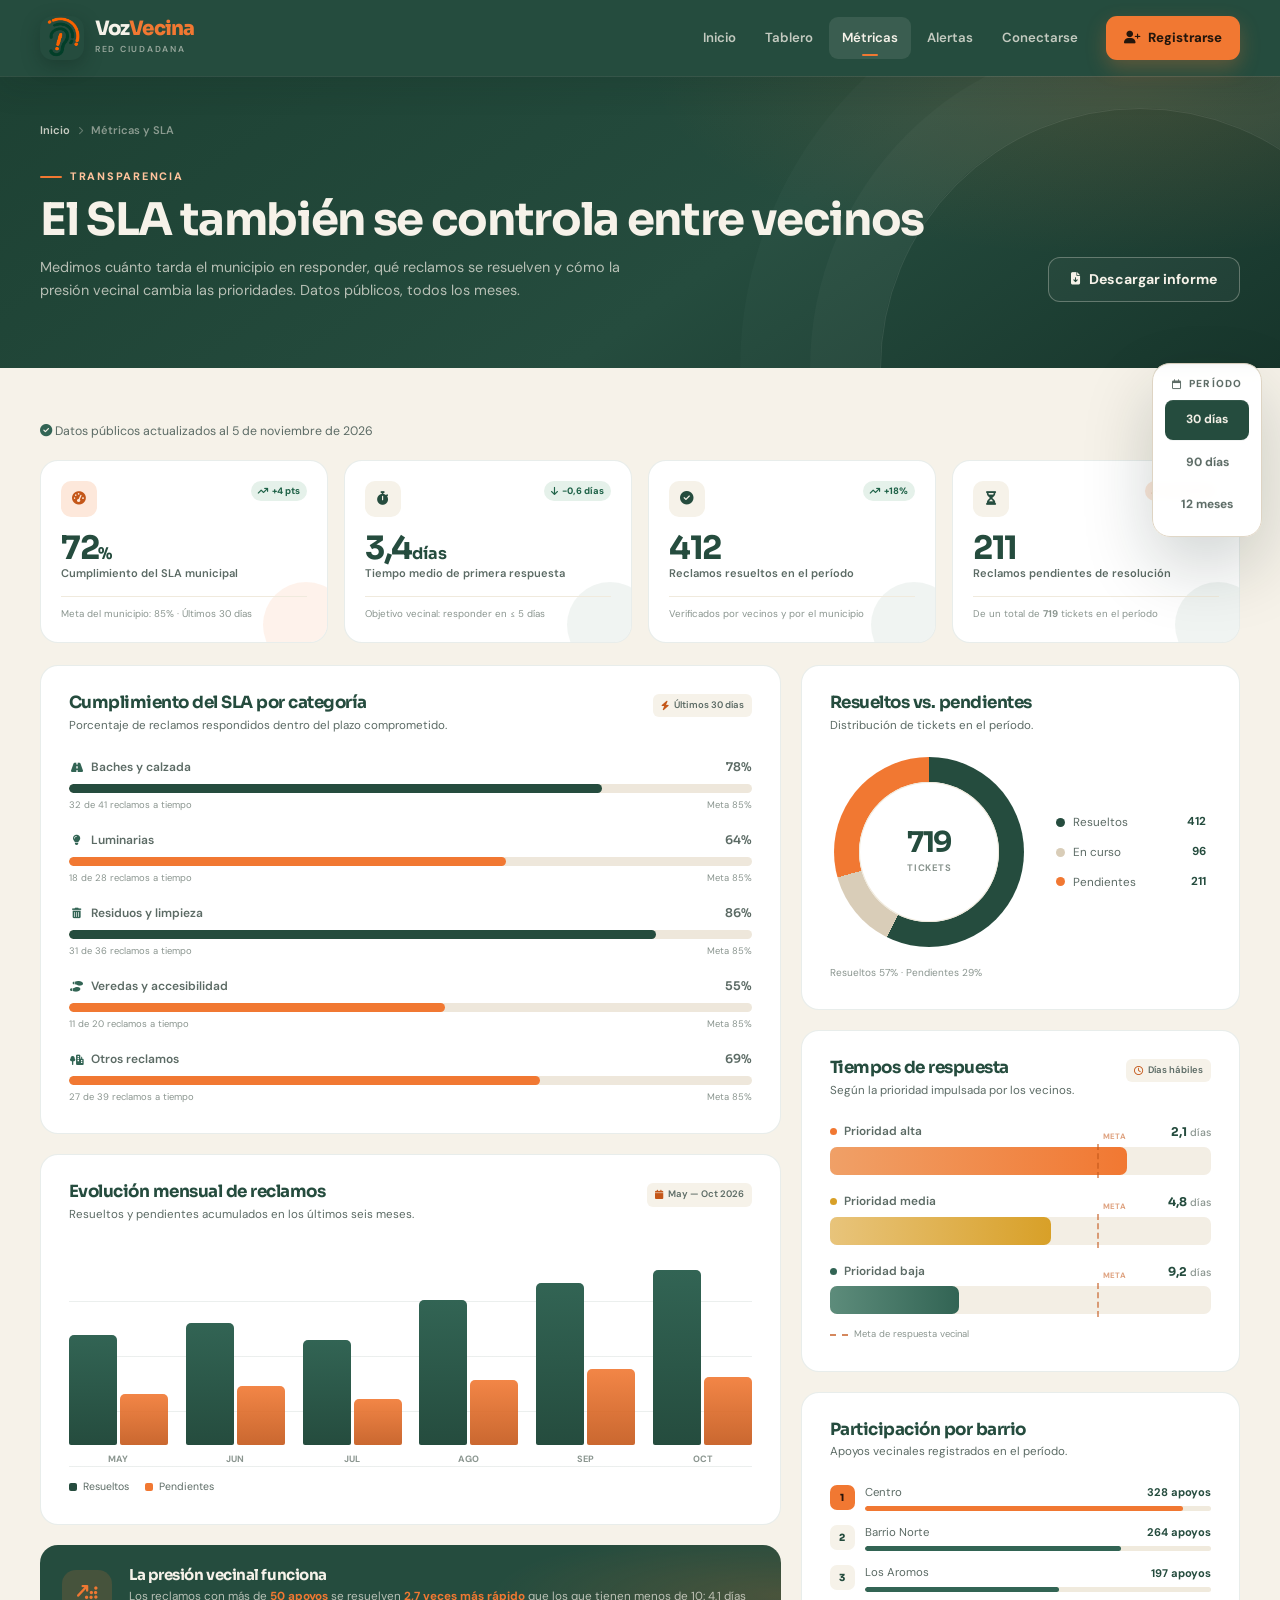
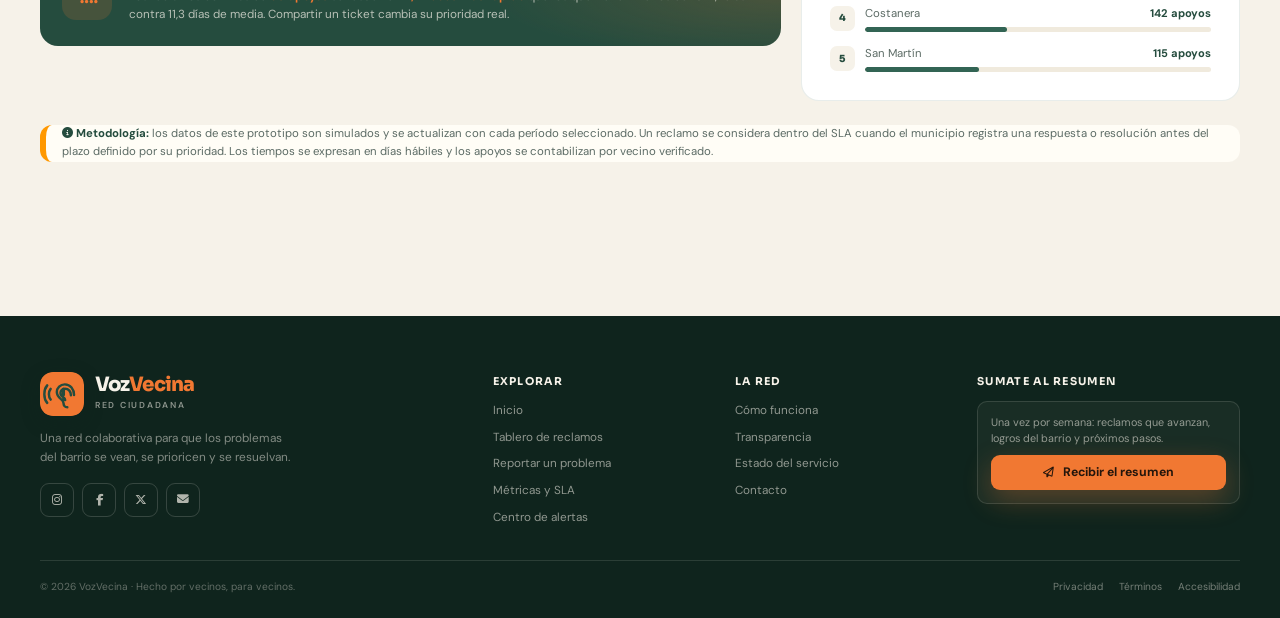
<file: metricas.html>
<!DOCTYPE html>
<html lang="es">

<head>
  <meta charset="UTF-8">
  <meta name="viewport" content="width=device-width, initial-scale=1.0">
  <title>Métricas y SLA · VozVecina</title>
  <meta name="description"
    content="Panel público de VozVecina: cumplimiento del SLA, reclamos resueltos y pendientes, tiempos de respuesta y desempeño por barrio.">
  <meta name="theme-color" content="#254c3e">
  <link rel="icon" type="image/svg+xml" href="assets/logo.png">
  <link rel="preconnect" href="https://fonts.googleapis.com">
  <link rel="preconnect" href="https://fonts.gstatic.com" crossorigin>
  <link
    href="https://fonts.googleapis.com/css2?family=DM+Sans:opsz,wght@9..40,400;9..40,500;9..40,600;9..40,700&family=Sora:wght@400;600;700;800&display=swap"
    rel="stylesheet">
  <link rel="stylesheet" href="css/w3.css">
  <link rel="stylesheet" href="css/fontawesome.min.css">
  <link rel="stylesheet" href="css/style.css">
  <script src="js/navbar.js" defer></script>
  <script src="js/app.js" defer></script>
</head>

<body>
  <a class="skip-link" href="#main">Saltar al contenido principal</a>

  <header class="site-header">
    <div class="container nav-wrap">
      <a href="index.html" class="brand" aria-label="VozVecina, ir al inicio">
        <img src="assets/logo.png" alt="" class="brand-mark" width="44" height="44">
        <span class="brand-copy">
          <span class="brand-name">Voz<span>Vecina</span></span>
          <span class="brand-tag">Red ciudadana</span>
        </span>
      </a>
      <nav class="main-nav" id="main-nav" aria-label="Navegación principal"></nav>
      <div class="user-nav" id="user-container"></div>
      <button class="nav-toggle" type="button" aria-expanded="false" aria-controls="main-nav" aria-label="Abrir menú">
        <i class="fa-solid fa-bars" aria-hidden="true"></i>
      </button>
    </div>
  </header>

  <main id="main">
    <section class="page-hero">
      <div class="container">
        <nav class="breadcrumb" aria-label="Migas de pan">
          <a href="index.html">Inicio</a>
          <i class="fa-solid fa-chevron-right" aria-hidden="true"></i>
          <span aria-current="page">Métricas y SLA</span>
        </nav>
        <div class="page-hero-inner">
          <div>
            <span class="kicker">Transparencia</span>
            <h1>El SLA también se controla entre vecinos</h1>
            <p>Medimos cuánto tarda el municipio en responder, qué reclamos se resuelven y cómo la presión vecinal
              cambia las prioridades. Datos públicos, todos los meses.</p>
          </div>
          <div class="page-hero-actions">
            <button type="button" class="btn btn-outline-light" data-demo-toast data-title="Reporte simulado"
              data-message="En la versión final podrás descargar el informe en PDF."><i
                class="fa-solid fa-file-arrow-down" aria-hidden="true"></i> Descargar informe</button>
          </div>
        </div>
      </div>
    </section>

    <div class="metrics-workspace">
      <div class="container">
        <div class="feed-toolbar" style="margin-bottom:18px;">
          <span class="results-count"><i class="fa-solid fa-circle-check" style="color:var(--verde-600);"
              aria-hidden="true"></i> Datos públicos actualizados al 5 de noviembre de 2026</span>
        </div>

        <!-- KPIs -->
        <div class="kpi-grid" aria-label="Indicadores principales">
          <article class="kpi-card accent">
            <div class="kpi-top">
              <span class="kpi-icon"><i class="fa-solid fa-gauge-high" aria-hidden="true"></i></span>
              <span class="kpi-delta"><i class="fa-solid fa-arrow-trend-up" aria-hidden="true"></i> +4 pts</span>
            </div>
            <p class="kpi-value"><span data-kpi="sla">72</span><small>%</small></p>
            <p class="kpi-label">Cumplimiento del SLA municipal</p>
            <p class="kpi-foot">Meta del municipio: 85% · <span data-period-label>Últimos 30 días</span></p>
          </article>

          <article class="kpi-card">
            <div class="kpi-top">
              <span class="kpi-icon"><i class="fa-solid fa-stopwatch" aria-hidden="true"></i></span>
              <span class="kpi-delta"><i class="fa-solid fa-arrow-down" aria-hidden="true"></i> -0,6 días</span>
            </div>
            <p class="kpi-value"><span data-kpi="respuesta">3,4</span><small>días</small></p>
            <p class="kpi-label">Tiempo medio de primera respuesta</p>
            <p class="kpi-foot">Objetivo vecinal: responder en ≤ 5 días</p>
          </article>

          <article class="kpi-card">
            <div class="kpi-top">
              <span class="kpi-icon"><i class="fa-solid fa-circle-check" aria-hidden="true"></i></span>
              <span class="kpi-delta"><i class="fa-solid fa-arrow-trend-up" aria-hidden="true"></i> +18%</span>
            </div>
            <p class="kpi-value"><span data-kpi="resueltos">412</span></p>
            <p class="kpi-label">Reclamos resueltos en el período</p>
            <p class="kpi-foot">Verificados por vecinos y por el municipio</p>
          </article>

          <article class="kpi-card">
            <div class="kpi-top">
              <span class="kpi-icon"><i class="fa-solid fa-hourglass-half" aria-hidden="true"></i></span>
              <span class="kpi-delta is-down"><i class="fa-solid fa-arrow-trend-up" aria-hidden="true"></i> +9
                tickets</span>
            </div>
            <p class="kpi-value"><span data-kpi="pendientes">211</span></p>
            <p class="kpi-label">Reclamos pendientes de resolución</p>
            <p class="kpi-foot">De un total de <strong>719</strong> tickets en el período</p>
          </article>
        </div>

        <div class="metrics-layout">
          <div class="metrics-col">
            <!-- SLA por categoría -->
            <section class="panel" aria-labelledby="sla-categoria-titulo">
              <div class="panel-head">
                <div>
                  <h2 id="sla-categoria-titulo">Cumplimiento del SLA por categoría</h2>
                  <p class="panel-sub">Porcentaje de reclamos respondidos dentro del plazo comprometido.</p>
                </div>
                <span class="panel-note"><i class="fa-solid fa-bolt" aria-hidden="true"></i> <span
                    data-period-label>Últimos 30 días</span></span>
              </div>

              <div class="sla-list">
                <div class="sla-item">
                  <div class="sla-item-head">
                    <span><i class="fa-solid fa-road" aria-hidden="true"></i> Baches y calzada</span>
                    <strong><span data-sla-pct>78%</span></strong>
                  </div>
                  <div class="w3-progressbar w3-round-xlarge" role="progressbar"
                    aria-label="Cumplimiento de SLA en baches" aria-valuenow="78" aria-valuemin="0" aria-valuemax="100">
                    <div class="w3-progressbar-fill" data-sla-cat data-width="78" style="width:0;"></div>
                  </div>
                  <div class="sla-item-foot"><span>32 de 41 reclamos a tiempo</span><span>Meta 85%</span></div>
                </div>

                <div class="sla-item">
                  <div class="sla-item-head">
                    <span><i class="fa-solid fa-lightbulb" aria-hidden="true"></i> Luminarias</span>
                    <strong class="is-warn"><span data-sla-pct>64%</span></strong>
                  </div>
                  <div class="w3-progressbar w3-round-xlarge" role="progressbar"
                    aria-label="Cumplimiento de SLA en luminarias" aria-valuenow="64" aria-valuemin="0"
                    aria-valuemax="100">
                    <div class="w3-progressbar-fill fill-naranja" data-sla-cat data-width="64" style="width:0;"></div>
                  </div>
                  <div class="sla-item-foot"><span>18 de 28 reclamos a tiempo</span><span>Meta 85%</span></div>
                </div>

                <div class="sla-item">
                  <div class="sla-item-head">
                    <span><i class="fa-solid fa-trash-can" aria-hidden="true"></i> Residuos y limpieza</span>
                    <strong><span data-sla-pct>86%</span></strong>
                  </div>
                  <div class="w3-progressbar w3-round-xlarge" role="progressbar"
                    aria-label="Cumplimiento de SLA en residuos" aria-valuenow="86" aria-valuemin="0"
                    aria-valuemax="100">
                    <div class="w3-progressbar-fill" data-sla-cat data-width="86" style="width:0;"></div>
                  </div>
                  <div class="sla-item-foot"><span>31 de 36 reclamos a tiempo</span><span>Meta 85%</span></div>
                </div>

                <div class="sla-item">
                  <div class="sla-item-head">
                    <span><i class="fa-solid fa-shoe-prints" aria-hidden="true"></i> Veredas y accesibilidad</span>
                    <strong class="is-warn"><span data-sla-pct>55%</span></strong>
                  </div>
                  <div class="w3-progressbar w3-round-xlarge" role="progressbar"
                    aria-label="Cumplimiento de SLA en veredas" aria-valuenow="55" aria-valuemin="0"
                    aria-valuemax="100">
                    <div class="w3-progressbar-fill fill-naranja" data-sla-cat data-width="55" style="width:0;"></div>
                  </div>
                  <div class="sla-item-foot"><span>11 de 20 reclamos a tiempo</span><span>Meta 85%</span></div>
                </div>

                <div class="sla-item">
                  <div class="sla-item-head">
                    <span><i class="fa-solid fa-tree-city" aria-hidden="true"></i> Otros reclamos</span>
                    <strong class="is-warn"><span data-sla-pct>69%</span></strong>
                  </div>
                  <div class="w3-progressbar w3-round-xlarge" role="progressbar"
                    aria-label="Cumplimiento de SLA en otros reclamos" aria-valuenow="69" aria-valuemin="0"
                    aria-valuemax="100">
                    <div class="w3-progressbar-fill fill-naranja" data-sla-cat data-width="69" style="width:0;"></div>
                  </div>
                  <div class="sla-item-foot"><span>27 de 39 reclamos a tiempo</span><span>Meta 85%</span></div>
                </div>
              </div>
            </section>

            <!-- Evolución mensual -->
            <section class="panel" aria-labelledby="evolucion-titulo">
              <div class="panel-head">
                <div>
                  <h2 id="evolucion-titulo">Evolución mensual de reclamos</h2>
                  <p class="panel-sub">Resueltos y pendientes acumulados en los últimos seis meses.</p>
                </div>
                <span class="panel-note"><i class="fa-solid fa-calendar" aria-hidden="true"></i> May — Oct 2026</span>
              </div>

              <div class="trend-chart" role="img"
                aria-label="Gráfico de barras: reclamos resueltos y pendientes entre mayo y octubre de 2026">
                <div class="trend-bars">
                  <div class="trend-group">
                    <div class="trend-pair">
                      <div class="trend-bar resuelto" style="height:58%" title="Mayo: 268 resueltos"></div>
                      <div class="trend-bar pendiente" style="height:27%" title="Mayo: 124 pendientes"></div>
                    </div>
                    <span class="trend-month">May</span>
                  </div>
                  <div class="trend-group">
                    <div class="trend-pair">
                      <div class="trend-bar resuelto" style="height:64%" title="Junio: 296 resueltos"></div>
                      <div class="trend-bar pendiente" style="height:31%" title="Junio: 142 pendientes"></div>
                    </div>
                    <span class="trend-month">Jun</span>
                  </div>
                  <div class="trend-group">
                    <div class="trend-pair">
                      <div class="trend-bar resuelto" style="height:55%" title="Julio: 254 resueltos"></div>
                      <div class="trend-bar pendiente" style="height:24%" title="Julio: 110 pendientes"></div>
                    </div>
                    <span class="trend-month">Jul</span>
                  </div>
                  <div class="trend-group">
                    <div class="trend-pair">
                      <div class="trend-bar resuelto" style="height:76%" title="Agosto: 352 resueltos"></div>
                      <div class="trend-bar pendiente" style="height:34%" title="Agosto: 156 pendientes"></div>
                    </div>
                    <span class="trend-month">Ago</span>
                  </div>
                  <div class="trend-group">
                    <div class="trend-pair">
                      <div class="trend-bar resuelto" style="height:85%" title="Septiembre: 394 resueltos"></div>
                      <div class="trend-bar pendiente" style="height:40%" title="Septiembre: 184 pendientes"></div>
                    </div>
                    <span class="trend-month">Sep</span>
                  </div>
                  <div class="trend-group">
                    <div class="trend-pair">
                      <div class="trend-bar resuelto" style="height:92%" title="Octubre: 426 resueltos"></div>
                      <div class="trend-bar pendiente" style="height:36%" title="Octubre: 166 pendientes"></div>
                    </div>
                    <span class="trend-month">Oct</span>
                  </div>
                </div>
              </div>
              <div class="chart-legend">
                <span><i aria-hidden="true"></i> Resueltos</span>
                <span><i aria-hidden="true"></i> Pendientes</span>
              </div>
            </section>

            <div class="insight-band">
              <span class="insight-icon"><i class="fa-solid fa-arrow-up-right-dots" aria-hidden="true"></i></span>
              <div>
                <h3>La presión vecinal funciona</h3>
                <p>Los reclamos con más de <strong>50 apoyos</strong> se resuelven <strong>2,7 veces más rápido</strong>
                  que los que tienen menos de 10: 4,1 días contra 11,3 días de media. Compartir un ticket cambia su
                  prioridad real.</p>
              </div>
            </div>
          </div>

          <div class="metrics-col">
            <!-- Dona -->
            <section class="panel" aria-labelledby="distribucion-titulo">
              <div class="panel-head">
                <div>
                  <h2 id="distribucion-titulo">Resueltos vs. pendientes</h2>
                  <p class="panel-sub">Distribución de tickets en el período.</p>
                </div>
              </div>
              <div class="donut-wrap">
                <div class="donut" id="donut" role="img"
                  aria-label="Distribución de reclamos: resueltos, en curso y pendientes">
                  <div class="donut-center">
                    <strong id="donutTotal">719</strong>
                    <span>tickets</span>
                  </div>
                </div>
                <div class="legend">
                  <div class="legend-item"><span class="legend-dot" aria-hidden="true"></span> Resueltos <strong
                      id="legendResueltos">412</strong></div>
                  <div class="legend-item"><span class="legend-dot arena" aria-hidden="true"></span> En curso <strong
                      id="legendCurso">96</strong></div>
                  <div class="legend-item"><span class="legend-dot naranja" aria-hidden="true"></span> Pendientes
                    <strong id="legendPendientes">211</strong></div>
                </div>
              </div>
              <p class="metrics-disclaimer" id="donutPercentages">Resueltos 57% · Pendientes 29% · En curso 13%</p>
            </section>

            <!-- Tiempos por prioridad -->
            <section class="panel" aria-labelledby="prioridad-titulo">
              <div class="panel-head">
                <div>
                  <h2 id="prioridad-titulo">Tiempos de respuesta</h2>
                  <p class="panel-sub">Según la prioridad impulsada por los vecinos.</p>
                </div>
                <span class="panel-note"><i class="fa-regular fa-clock" aria-hidden="true"></i> Días hábiles</span>
              </div>

              <div class="priority-list">
                <div class="priority-item">
                  <div class="priority-head">
                    <span class="priority-name"><span class="dot-alta" aria-hidden="true"></span> Prioridad alta</span>
                    <span class="priority-value"><span data-prio-value="alta">2,1</span> <small>días</small></span>
                  </div>
                  <div class="priority-track">
                    <div class="priority-fill" data-prio-bar="alta" style="width:78%;"></div>
                    <span class="priority-target" style="left:70%;" aria-hidden="true"></span>
                  </div>
                </div>

                <div class="priority-item">
                  <div class="priority-head">
                    <span class="priority-name"><span class="dot-media" aria-hidden="true"></span> Prioridad
                      media</span>
                    <span class="priority-value"><span data-prio-value="media">4,8</span> <small>días</small></span>
                  </div>
                  <div class="priority-track">
                    <div class="priority-fill media" data-prio-bar="media" style="width:58%;"></div>
                    <span class="priority-target" style="left:70%;" aria-hidden="true"></span>
                  </div>
                </div>

                <div class="priority-item">
                  <div class="priority-head">
                    <span class="priority-name"><span class="dot-baja" aria-hidden="true"></span> Prioridad baja</span>
                    <span class="priority-value"><span data-prio-value="baja">9,2</span> <small>días</small></span>
                  </div>
                  <div class="priority-track">
                    <div class="priority-fill baja" data-prio-bar="baja" style="width:34%;"></div>
                    <span class="priority-target" style="left:70%;" aria-hidden="true"></span>
                  </div>
                </div>
              </div>
              <p class="priority-legend"><span class="line" aria-hidden="true"></span> Meta de respuesta vecinal</p>
            </section>

            <!-- Ranking -->
            <section class="panel" aria-labelledby="ranking-titulo">
              <div class="panel-head">
                <div>
                  <h2 id="ranking-titulo">Participación por barrio</h2>
                  <p class="panel-sub">Apoyos vecinales registrados en el período.</p>
                </div>
              </div>
              <div class="rank-list">
                <div class="rank-item">
                  <span class="rank-num">1</span>
                  <div class="rank-body">
                    <div class="rank-head"><span>Centro</span><strong>328 apoyos</strong></div>
                    <div class="rank-track">
                      <div class="rank-fill" style="--val:92%"></div>
                    </div>
                  </div>
                </div>
                <div class="rank-item">
                  <span class="rank-num">2</span>
                  <div class="rank-body">
                    <div class="rank-head"><span>Barrio Norte</span><strong>264 apoyos</strong></div>
                    <div class="rank-track">
                      <div class="rank-fill" style="--val:74%"></div>
                    </div>
                  </div>
                </div>
                <div class="rank-item">
                  <span class="rank-num">3</span>
                  <div class="rank-body">
                    <div class="rank-head"><span>Los Aromos</span><strong>197 apoyos</strong></div>
                    <div class="rank-track">
                      <div class="rank-fill" style="--val:56%"></div>
                    </div>
                  </div>
                </div>
                <div class="rank-item">
                  <span class="rank-num">4</span>
                  <div class="rank-body">
                    <div class="rank-head"><span>Costanera</span><strong>142 apoyos</strong></div>
                    <div class="rank-track">
                      <div class="rank-fill" style="--val:41%"></div>
                    </div>
                  </div>
                </div>
                <div class="rank-item">
                  <span class="rank-num">5</span>
                  <div class="rank-body">
                    <div class="rank-head"><span>San Martín</span><strong>115 apoyos</strong></div>
                    <div class="rank-track">
                      <div class="rank-fill" style="--val:33%"></div>
                    </div>
                  </div>
                </div>
              </div>
            </section>
          </div>
        </div>

        <div class="w3-panel w3-leftbar w3-border-orange"
          style="margin-top:24px;border-radius:12px;background:#fffdf6;color:var(--gris);font-size:.76rem;line-height:1.6;">
          <p style="margin:0;"><strong style="color:var(--verde);"><i class="fa-solid fa-circle-info"
                aria-hidden="true"></i> Metodología:</strong> los datos de este prototipo son simulados y se actualizan
            con cada período seleccionado. Un reclamo se considera dentro del SLA cuando el municipio registra una
            respuesta o resolución antes del plazo definido por su prioridad. Los tiempos se expresan en días hábiles y
            los apoyos se contabilizan por vecino verificado.</p>
        </div>
      </div>
    </div>
  </main>

  <!-- Selector de período flotante: queda visible al hacer scroll -->
  <aside class="period-float" aria-label="Período de las métricas">
    <span class="period-float-title"><i class="fa-regular fa-calendar" aria-hidden="true"></i> Período</span>
    <div class="period-switch" role="group" aria-label="Seleccionar período de las métricas">
      <button type="button" class="period-btn" data-period="30" aria-pressed="true">30 días</button>
      <button type="button" class="period-btn" data-period="90" aria-pressed="false">90 días</button>
      <button type="button" class="period-btn" data-period="365" aria-pressed="false">12 meses</button>
    </div>
  </aside>

  <footer class="site-footer">
    <div class="container">
      <div class="footer-grid">
        <div class="footer-brand">
          <a href="index.html" class="brand" aria-label="VozVecina, ir al inicio">
            <img src="assets/logo.svg" alt="" class="brand-mark" width="44" height="44">
            <span class="brand-copy"><span class="brand-name">Voz<span>Vecina</span></span><span class="brand-tag">Red
                ciudadana</span></span>
          </a>
          <p>Una red colaborativa para que los problemas del barrio se vean, se prioricen y se resuelvan.</p>
          <div class="footer-social">
            <a href="https://instagram.com" target="_blank" rel="noopener" aria-label="VozVecina en Instagram"><i
                class="fa-brands fa-instagram" aria-hidden="true"></i></a>
            <a href="https://facebook.com" target="_blank" rel="noopener" aria-label="VozVecina en Facebook"><i
                class="fa-brands fa-facebook-f" aria-hidden="true"></i></a>
            <a href="https://x.com" target="_blank" rel="noopener" aria-label="VozVecina en X"><i
                class="fa-brands fa-x-twitter" aria-hidden="true"></i></a>
            <a href="mailto:hola@vozvecina.org" aria-label="Escribir a VozVecina"><i class="fa-solid fa-envelope"
                aria-hidden="true"></i></a>
          </div>
        </div>
        <div class="footer-col">
          <h4>Explorar</h4>
          <div class="footer-links">
            <a href="index.html">Inicio</a>
            <a href="tickets.html">Tablero de reclamos</a>
            <a href="reportar.html">Reportar un problema</a>
            <a href="metricas.html">Métricas y SLA</a>
            <a href="alertas.html">Centro de alertas</a>
          </div>
        </div>
        <div class="footer-col">
          <h4>La red</h4>
          <div class="footer-links">
            <a href="index.html#como-funciona">Cómo funciona</a>
            <a href="metricas.html">Transparencia</a>
            <a href="alertas.html">Estado del servicio</a>
            <a href="mailto:hola@vozvecina.org">Contacto</a>
          </div>
        </div>
        <div class="footer-col">
          <h4>Sumate al resumen</h4>
          <div class="footer-mini">
            <p>Una vez por semana: reclamos que avanzan, logros del barrio y próximos pasos.</p>
            <button type="button" class="btn btn-orange btn-sm" data-demo-toast data-title="Suscripción simulada"
              data-message="En el prototipo no se envían correos reales."><i class="fa-regular fa-paper-plane"
                aria-hidden="true"></i> Recibir el resumen</button>
          </div>
        </div>
      </div>
      <div class="footer-bottom">
        <span>© <span data-year>2026</span> VozVecina · Hecho por vecinos, para vecinos.</span>
        <div class="footer-bottom-links">
          <a href="alertas.html">Privacidad</a>
          <a href="alertas.html">Términos</a>
          <a href="alertas.html">Accesibilidad</a>
        </div>
      </div>
    </div>
  </footer>

  <div id="toastStack" class="toast-stack" aria-live="polite" aria-atomic="false"></div>
</body>

</html>
</file>
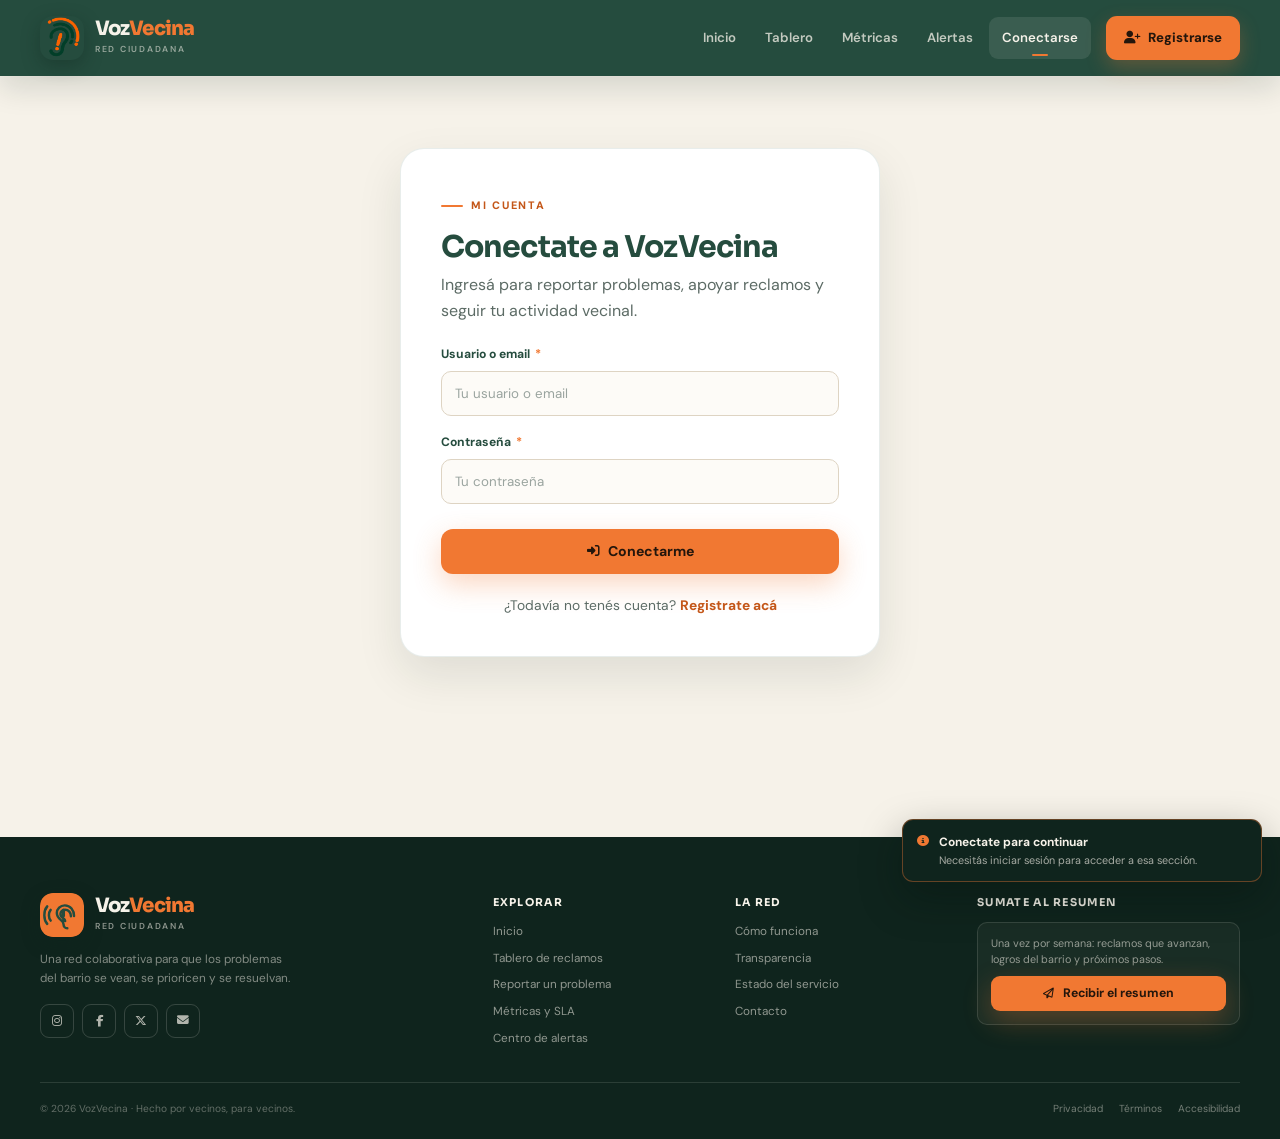
<file: reportar.html>
<!DOCTYPE html>
<html lang="es">

<head>
  <meta charset="UTF-8">
  <meta name="viewport" content="width=device-width, initial-scale=1.0">
  <title>Nuevo reporte · VozVecina</title>
  <meta name="description"
    content="Creá un reporte vecinal en VozVecina: título, categoría, descripción, ubicación con mapa y evidencia fotográfica.">
  <meta name="theme-color" content="#254c3e">
  <link rel="icon" type="image/svg+xml" href="assets/logo.png">
  <link rel="preconnect" href="https://fonts.googleapis.com">
  <link rel="preconnect" href="https://fonts.gstatic.com" crossorigin>
  <link
    href="https://fonts.googleapis.com/css2?family=DM+Sans:opsz,wght@9..40,400;9..40,500;9..40,600;9..40,700&family=Sora:wght@400;600;700;800&display=swap"
    rel="stylesheet">
  <link rel="stylesheet" href="css/w3.css">
  <link rel="stylesheet" href="css/fontawesome.min.css">
  <link rel="stylesheet" href="css/style.css">
  <script src="js/navbar.js" defer></script>
  <script src="js/app.js" defer></script>
</head>

<body data-requiere-login="reportar">
  <a class="skip-link" href="#main">Saltar al contenido principal</a>

  <header class="site-header">
    <div class="container nav-wrap">
      <a href="index.html" class="brand" aria-label="VozVecina, ir al inicio">
        <img src="assets/logo.png" alt="" class="brand-mark" width="44" height="44">
        <span class="brand-copy">
          <span class="brand-name">Voz<span>Vecina</span></span>
          <span class="brand-tag">Red ciudadana</span>
        </span>
      </a>
      <nav class="main-nav" id="main-nav" aria-label="Navegación principal"></nav>
      <div class="user-nav" id="user-container"></div>
      <button class="nav-toggle" type="button" aria-expanded="false" aria-controls="main-nav" aria-label="Abrir menú">
        <i class="fa-solid fa-bars" aria-hidden="true"></i>
      </button>
    </div>
  </header>

  <main id="main">
    <section class="page-hero">
      <div class="container">
        <nav class="breadcrumb" aria-label="Migas de pan">
          <a href="index.html">Inicio</a>
          <i class="fa-solid fa-chevron-right" aria-hidden="true"></i>
          <a href="tickets.html">Tablero</a>
          <i class="fa-solid fa-chevron-right" aria-hidden="true"></i>
          <span aria-current="page">Nuevo reporte</span>
        </nav>
        <div class="page-hero-inner">
          <div>
            <span class="kicker">Crear reporte</span>
            <h1>Tu reporte, con toda la evidencia</h1>
            <p>Contanos qué está pasando, dónde y desde cuándo. Una buena descripción y fotos actuales ayudan a que el
              barrio apoye y el municipio actúe.</p>
          </div>
          <div class="page-hero-actions">
            <span class="sla-flag" style="background:rgba(15,36,29,.45);padding:9px 12px;"><i
                class="fa-regular fa-clock" aria-hidden="true"></i> Tiempo estimado: 2 minutos</span>
          </div>
        </div>
      </div>
    </section>

    <div class="workspace">
      <div class="container">
        <div class="report-layout">
          <div>
            <div class="report-progress" aria-label="Progreso del formulario">
              <span class="report-progress-step is-active"><span>1</span> Datos del problema</span>
              <span class="report-progress-line" aria-hidden="true"></span>
              <span class="report-progress-step"><span>2</span> Ubicación</span>
              <span class="report-progress-line" aria-hidden="true"></span>
              <span class="report-progress-step"><span>3</span> Evidencia</span>
            </div>

            <div class="form-card">
              <form id="reportForm" novalidate>
                <!-- Datos -->
                <section class="form-section" aria-labelledby="datos-titulo">
                  <div class="form-section-head">
                    <span class="form-step-badge" aria-hidden="true">1</span>
                    <div>
                      <h2 id="datos-titulo">Datos del problema</h2>
                      <p>Un título claro y una descripción concreta hacen la diferencia.</p>
                    </div>
                  </div>

                  <div class="field">
                    <label for="titulo">Título del reclamo <span class="req" aria-hidden="true">*</span></label>
                    <input class="input" type="text" id="titulo" name="titulo" maxlength="90" required
                      placeholder="Ej.: Bache profundo en la esquina de Av. San Martín"
                      aria-describedby="titulo-hint tituloCounter" autocomplete="off">
                    <div style="display:flex;justify-content:space-between;gap:10px;">
                      <span class="field-hint" id="titulo-hint">Sé específico: qué es, dónde está y desde cuándo.</span>
                      <span class="counter" id="tituloCounter" aria-live="polite">0 / 90</span>
                    </div>
                  </div>

                  <div class="field">
                    <label for="categoria">Categoría <span class="req" aria-hidden="true">*</span></label>
                    <select class="input" id="categoria" name="categoria" required>
                      <option value="" selected disabled>Seleccioná el tipo de problema</option>
                      <option value="baches">Baches y calzada</option>
                      <option value="luminarias">Luminarias y alumbrado</option>
                      <option value="residuos">Residuos y limpieza</option>
                      <option value="veredas">Veredas y accesibilidad</option>
                      <option value="espacios">Plazas y espacios públicos</option>
                      <option value="otros">Otros problemas</option>
                    </select>
                    <span class="field-hint">La categoría define el área municipal y el SLA inicial.</span>
                  </div>

                  <div class="field">
                    <label for="descripcion">Descripción del problema <span class="req"
                        aria-hidden="true">*</span></label>
                    <textarea class="input" id="descripcion" name="descripcion" maxlength="600" required
                      placeholder="Contá qué está pasando, cómo afecta a los vecinos y cualquier detalle útil para la inspección…"
                      aria-describedby="descripcionCounter"></textarea>
                    <div style="display:flex;justify-content:space-between;gap:12px;">
                      <span class="field-hint">No incluyas datos personales de terceros.</span>
                      <span class="counter" id="descripcionCounter" aria-live="polite">0 / 600</span>
                    </div>
                  </div>

                  <div class="field">
                    <span class="field-label" id="urgencia-label">Urgencia percibida</span>
                    <div class="urgency-grid" role="radiogroup" aria-labelledby="urgencia-label">
                      <label class="urgency-option">
                        <input type="radio" name="urgencia" value="baja">
                        <span><i class="fa-solid fa-leaf" aria-hidden="true"></i> Puede esperar</span>
                      </label>
                      <label class="urgency-option">
                        <input type="radio" name="urgencia" value="media" checked>
                        <span><i class="fa-solid fa-circle-half-stroke" aria-hidden="true"></i> Molesta al barrio</span>
                      </label>
                      <label class="urgency-option">
                        <input type="radio" name="urgencia" value="alta">
                        <span><i class="fa-solid fa-triangle-exclamation" aria-hidden="true"></i> Es un riesgo</span>
                      </label>
                    </div>
                    <span class="field-hint">Los apoyos vecinales pueden elevar esta prioridad más adelante.</span>
                  </div>
                </section>

                <!-- Ubicación -->
                <section class="form-section" aria-labelledby="ubicacion-titulo">
                  <div class="form-section-head">
                    <span class="form-step-badge" aria-hidden="true">2</span>
                    <div>
                      <h2 id="ubicacion-titulo">Ubicación del problema</h2>
                      <p>Marcá el punto exacto en el mapa para facilitar la inspección.</p>
                    </div>
                  </div>

                  <div class="field-row">
                    <div class="field">
                      <label for="direccion">Dirección <span class="req" aria-hidden="true">*</span></label>
                      <input class="input" type="text" id="direccion" name="direccion" required
                        placeholder="Calle y número" autocomplete="off">
                    </div>
                    <div class="field">
                      <label for="barrio">Barrio <span class="req" aria-hidden="true">*</span></label>
                      <select class="input" id="barrio" name="barrio" required>
                        <option value="" selected disabled>Elegí tu barrio</option>
                        <option value="centro">Centro</option>
                        <option value="barrio-norte">Barrio Norte</option>
                        <option value="los-aromos">Los Aromos</option>
                        <option value="san-martin">San Martín</option>
                        <option value="costanera">Costanera</option>
                        <option value="villa-nueva">Villa Nueva</option>
                      </select>
                    </div>
                  </div>

                  <div class="field">
                    <label for="referencias">Referencias <span class="muted"
                        style="font-weight:500;">(opcional)</span></label>
                    <input class="input" type="text" id="referencias" name="referencias"
                      placeholder="Ej.: frente al kiosco de la esquina, mano derecha" autocomplete="off">
                  </div>

                  <div class="field">
                    <div class="map-box" id="mapBox" aria-label="Mapa simulado. Hacé clic para ubicar el problema.">
                      <div class="map-street uno">Av. San Martín</div>
                      <div class="map-street dos">Mitre</div>
                      <div class="map-street tres">Plaza Central</div>
                      <div class="map-pin" id="mapPin" aria-hidden="true"></div>
                      <div class="map-tools">
                        <button type="button" class="map-tool" id="mapLocate"><i class="fa-solid fa-location-crosshairs"
                            aria-hidden="true"></i> Mi ubicación</button>
                      </div>
                      <span class="map-hint"><i class="fa-solid fa-hand-pointer" aria-hidden="true"></i> Hacé clic en el
                        mapa para mover el pin</span>
                    </div>
                    <div class="map-coords" id="mapCoords">
                      <i class="fa-solid fa-location-crosshairs" aria-hidden="true"></i>
                      Lat <strong>-34,61150</strong> · Lng <strong>-58,38450</strong> · Zona Centro
                    </div>
                  </div>

                  <div class="field">
                    <span class="field-label">Precisión de la ubicación</span>
                    <div class="sla-mini-box" style="background:var(--crema);margin-top:0;">
                      <span style="color:var(--gris);"><i class="fa-solid fa-circle-info" aria-hidden="true"></i> La
                        dirección solo se usa para derivar el reclamo al área correspondiente.</span>
                    </div>
                  </div>
                </section>

                <!-- Evidencia -->
                <section class="form-section" aria-labelledby="evidencia-titulo">
                  <div class="form-section-head">
                    <span class="form-step-badge" aria-hidden="true">3</span>
                    <div>
                      <h2 id="evidencia-titulo">Evidencia fotográfica</h2>
                      <p>Las fotos actuales son la prueba más contundente del problema.</p>
                    </div>
                  </div>

                  <div class="field">
                    <span class="field-label">Fotos del problema <span class="muted"
                        style="font-weight:500;">(recomendado)</span></span>
                    <div class="dropzone" id="dropzone">
                      <input type="file" id="fotoInput" accept="image/*" multiple
                        aria-label="Seleccionar fotos del problema">
                      <span class="dropzone-icon"><i class="fa-solid fa-cloud-arrow-up" aria-hidden="true"></i></span>
                      <strong>Arrastrá fotos o hacé clic para subirlas</strong>
                      <p id="dropzoneHint">Hasta 3 fotos · JPG, PNG o WEBP · Máx. 5 MB</p>
                      <span class="file-types">Las fotos deben ser actuales y mostrar el problema completo</span>
                    </div>
                    <div class="photo-previews" id="photoPreviews"></div>
                  </div>

                  <div class="w3-panel w3-pale-yellow w3-leftbar w3-border-orange"
                    style="border-radius:10px;font-size:.78rem;color:#6b5200;margin:6px 0 18px;padding:12px 14px;">
                    <i class="fa-solid fa-triangle-exclamation" aria-hidden="true"></i>
                    <strong>Publicación responsable:</strong> el reporte será público. Evitá incluir patentes, caras de
                    personas o datos personales.
                  </div>

                  <label class="check-row">
                    <input type="checkbox" id="privacidad" name="privacidad" required>
                    <span>Acepto que el reclamo y las fotos sean públicos para que vecinos y municipio puedan verlos. <a
                        href="alertas.html">Ver política de datos</a> <span class="req"
                        aria-hidden="true">*</span></span>
                  </label>

                  <label class="check-row">
                    <input type="checkbox" id="notificar" name="notificar" checked>
                    <span>Quiero recibir novedades por correo cuando cambie el estado del reclamo.</span>
                  </label>

                  <div class="form-actions">
                    <span class="secure-note"><i class="fa-solid fa-shield-halved" aria-hidden="true"></i> Tus datos se
                      mantienen protegidos</span>
                    <button type="button" class="btn btn-outline" id="saveDraft"><i class="fa-regular fa-floppy-disk"
                        aria-hidden="true"></i> Guardar borrador</button>
                    <button type="submit" class="btn btn-orange btn-primary-action"><i class="fa-solid fa-paper-plane"
                        aria-hidden="true"></i> Publicar reporte</button>
                  </div>
                </section>
              </form>
            </div>
          </div>

          <!-- Panel lateral -->
          <aside class="side-stack">
            <div class="side-card dark">
              <span class="side-kicker">SLA vecinal</span>
              <h3>Así se prioriza tu reclamo</h3>
              <p>La cantidad de apoyos ajusta la urgencia y el tiempo máximo de respuesta que el municipio debe cumplir.
              </p>
              <div class="sla-mini-box">
                <span>Prioridad alta</span>
                <strong>24 h</strong>
              </div>
              <div class="sla-mini-box">
                <span>Prioridad media</span>
                <strong>48 h</strong>
              </div>
              <div class="sla-mini-box">
                <span>Prioridad baja</span>
                <strong>96 h</strong>
              </div>
              <p style="margin-top:14px;font-size:.67rem;color:rgba(246,242,233,.48);">* Días hábiles desde la
                validación del reclamo.</p>
            </div>

            <div class="side-card">
              <span class="side-kicker">Antes de publicar</span>
              <h3>Un reporte que sí avanza</h3>
              <ul class="tip-list">
                <li><i class="fa-solid fa-circle-check" aria-hidden="true"></i><span>Verificá que no exista otro ticket
                    para el mismo problema.</span></li>
                <li><i class="fa-solid fa-circle-check" aria-hidden="true"></i><span>Sacá una foto amplia y otra de
                    detalle. Ayudan a la inspección.</span></li>
                <li><i class="fa-solid fa-circle-check" aria-hidden="true"></i><span>Indicá desde cuándo ocurre y a
                    quiénes afecta.</span></li>
                <li><i class="fa-solid fa-circle-check" aria-hidden="true"></i><span>Compartí el reclamo para sumar
                    apoyos y elevar el SLA.</span></li>
              </ul>
            </div>

            <div class="side-card">
              <div class="support-box">
                <i class="fa-solid fa-headset" aria-hidden="true"></i>
                <div>
                  <strong style="display:block;color:var(--verde);margin-bottom:2px;">¿Necesitás una mano?</strong>
                  Escribinos a <a href="mailto:hola@vozvecina.org">hola@vozvecina.org</a> o consultá la <a
                    href="alertas.html">guía de alertas</a>.
                </div>
              </div>
            </div>
          </aside>
        </div>
      </div>
    </div>
  </main>

  <!-- Modal de error de validación -->
  <div id="formErrorModal" class="w3-modal vv-modal-wrap" role="alertdialog" aria-modal="true"
    aria-labelledby="formErrorTitle" aria-describedby="formErrorDesc" aria-hidden="true">
    <div class="w3-modal-content vv-modal-content vv-modal-sm">
      <button type="button" class="modal-close" data-close aria-label="Cerrar alerta"><i class="fa-solid fa-xmark"
          aria-hidden="true"></i></button>
      <div class="state-modal-body">
        <span class="state-modal-icon error"><i class="fa-solid fa-triangle-exclamation" aria-hidden="true"></i></span>
        <h2 id="formErrorTitle">Faltan datos en el reporte</h2>
        <p id="formErrorDesc">No pudimos publicar el reclamo. Revisá estos puntos y volvé a intentarlo:</p>
        <ul id="formErrorList"
          style="max-width:360px;margin:16px auto 0;padding-left:20px;color:#5c4a36;font-size:.8rem;line-height:1.6;text-align:left;">
        </ul>
        <div class="state-modal-actions">
          <button type="button" class="btn btn-orange" data-close><i class="fa-solid fa-pen-to-square"
              aria-hidden="true"></i> Volver al formulario</button>
        </div>
      </div>
    </div>
  </div>

  <!-- Modal de éxito -->
  <div id="formSuccessModal" class="w3-modal vv-modal-wrap" role="dialog" aria-modal="true"
    aria-labelledby="formSuccessTitle" aria-hidden="true">
    <div class="w3-modal-content vv-modal-content vv-modal-sm">
      <button type="button" class="modal-close" data-close aria-label="Cerrar confirmación"><i class="fa-solid fa-xmark"
          aria-hidden="true"></i></button>
      <div class="state-modal-body">
        <span class="state-modal-icon success"><i class="fa-solid fa-check" aria-hidden="true"></i></span>
        <h2 id="formSuccessTitle">¡Reporte publicado!</h2>
        <p>Tu reclamo ya está visible para todo el barrio. Compartilo para sumar apoyos y elevar la prioridad.</p>
        <div class="state-modal-detail">
          <span>Ticket generado: <strong id="successTicketId">VV-2087</strong></span><br>
          <span>Categoría: <strong id="successCategory">Baches y calzada</strong> · <strong id="successSla">SLA estimado
              48 h</strong></span>
        </div>
        <div class="state-modal-actions">
          <a href="pages/mis_reclamos/mis_reclamos.html" class="btn btn-orange"><i class="fa-solid fa-ticket" aria-hidden="true"></i>
            Ver mi ticket</a>
          <button type="button" class="btn btn-outline" data-close>Cerrar</button>
        </div>
      </div>
    </div>
  </div>

  <footer class="site-footer">
    <div class="container">
      <div class="footer-grid">
        <div class="footer-brand">
          <a href="index.html" class="brand" aria-label="VozVecina, ir al inicio">
            <img src="assets/logo.svg" alt="" class="brand-mark" width="44" height="44">
            <span class="brand-copy"><span class="brand-name">Voz<span>Vecina</span></span><span class="brand-tag">Red
                ciudadana</span></span>
          </a>
          <p>Una red colaborativa para que los problemas del barrio se vean, se prioricen y se resuelvan.</p>
          <div class="footer-social">
            <a href="https://instagram.com" target="_blank" rel="noopener" aria-label="VozVecina en Instagram"><i
                class="fa-brands fa-instagram" aria-hidden="true"></i></a>
            <a href="https://facebook.com" target="_blank" rel="noopener" aria-label="VozVecina en Facebook"><i
                class="fa-brands fa-facebook-f" aria-hidden="true"></i></a>
            <a href="https://x.com" target="_blank" rel="noopener" aria-label="VozVecina en X"><i
                class="fa-brands fa-x-twitter" aria-hidden="true"></i></a>
            <a href="mailto:hola@vozvecina.org" aria-label="Escribir a VozVecina"><i class="fa-solid fa-envelope"
                aria-hidden="true"></i></a>
          </div>
        </div>
        <div class="footer-col">
          <h4>Explorar</h4>
          <div class="footer-links">
            <a href="index.html">Inicio</a>
            <a href="tickets.html">Tablero de reclamos</a>
            <a href="reportar.html">Reportar un problema</a>
            <a href="metricas.html">Métricas y SLA</a>
            <a href="alertas.html">Centro de alertas</a>
          </div>
        </div>
        <div class="footer-col">
          <h4>La red</h4>
          <div class="footer-links">
            <a href="index.html#como-funciona">Cómo funciona</a>
            <a href="metricas.html">Transparencia</a>
            <a href="alertas.html">Estado del servicio</a>
            <a href="mailto:hola@vozvecina.org">Contacto</a>
          </div>
        </div>
        <div class="footer-col">
          <h4>Sumate al resumen</h4>
          <div class="footer-mini">
            <p>Una vez por semana: reclamos que avanzan, logros del barrio y próximos pasos.</p>
            <button type="button" class="btn btn-orange btn-sm" data-demo-toast data-title="Suscripción simulada"
              data-message="En el prototipo no se envían correos reales."><i class="fa-regular fa-paper-plane"
                aria-hidden="true"></i> Recibir el resumen</button>
          </div>
        </div>
      </div>
      <div class="footer-bottom">
        <span>© <span data-year>2026</span> VozVecina · Hecho por vecinos, para vecinos.</span>
        <div class="footer-bottom-links">
          <a href="alertas.html">Privacidad</a>
          <a href="alertas.html">Términos</a>
          <a href="alertas.html">Accesibilidad</a>
        </div>
      </div>
    </div>
  </footer>

  <div id="toastStack" class="toast-stack" aria-live="polite" aria-atomic="false"></div>
</body>

</html>
</file>
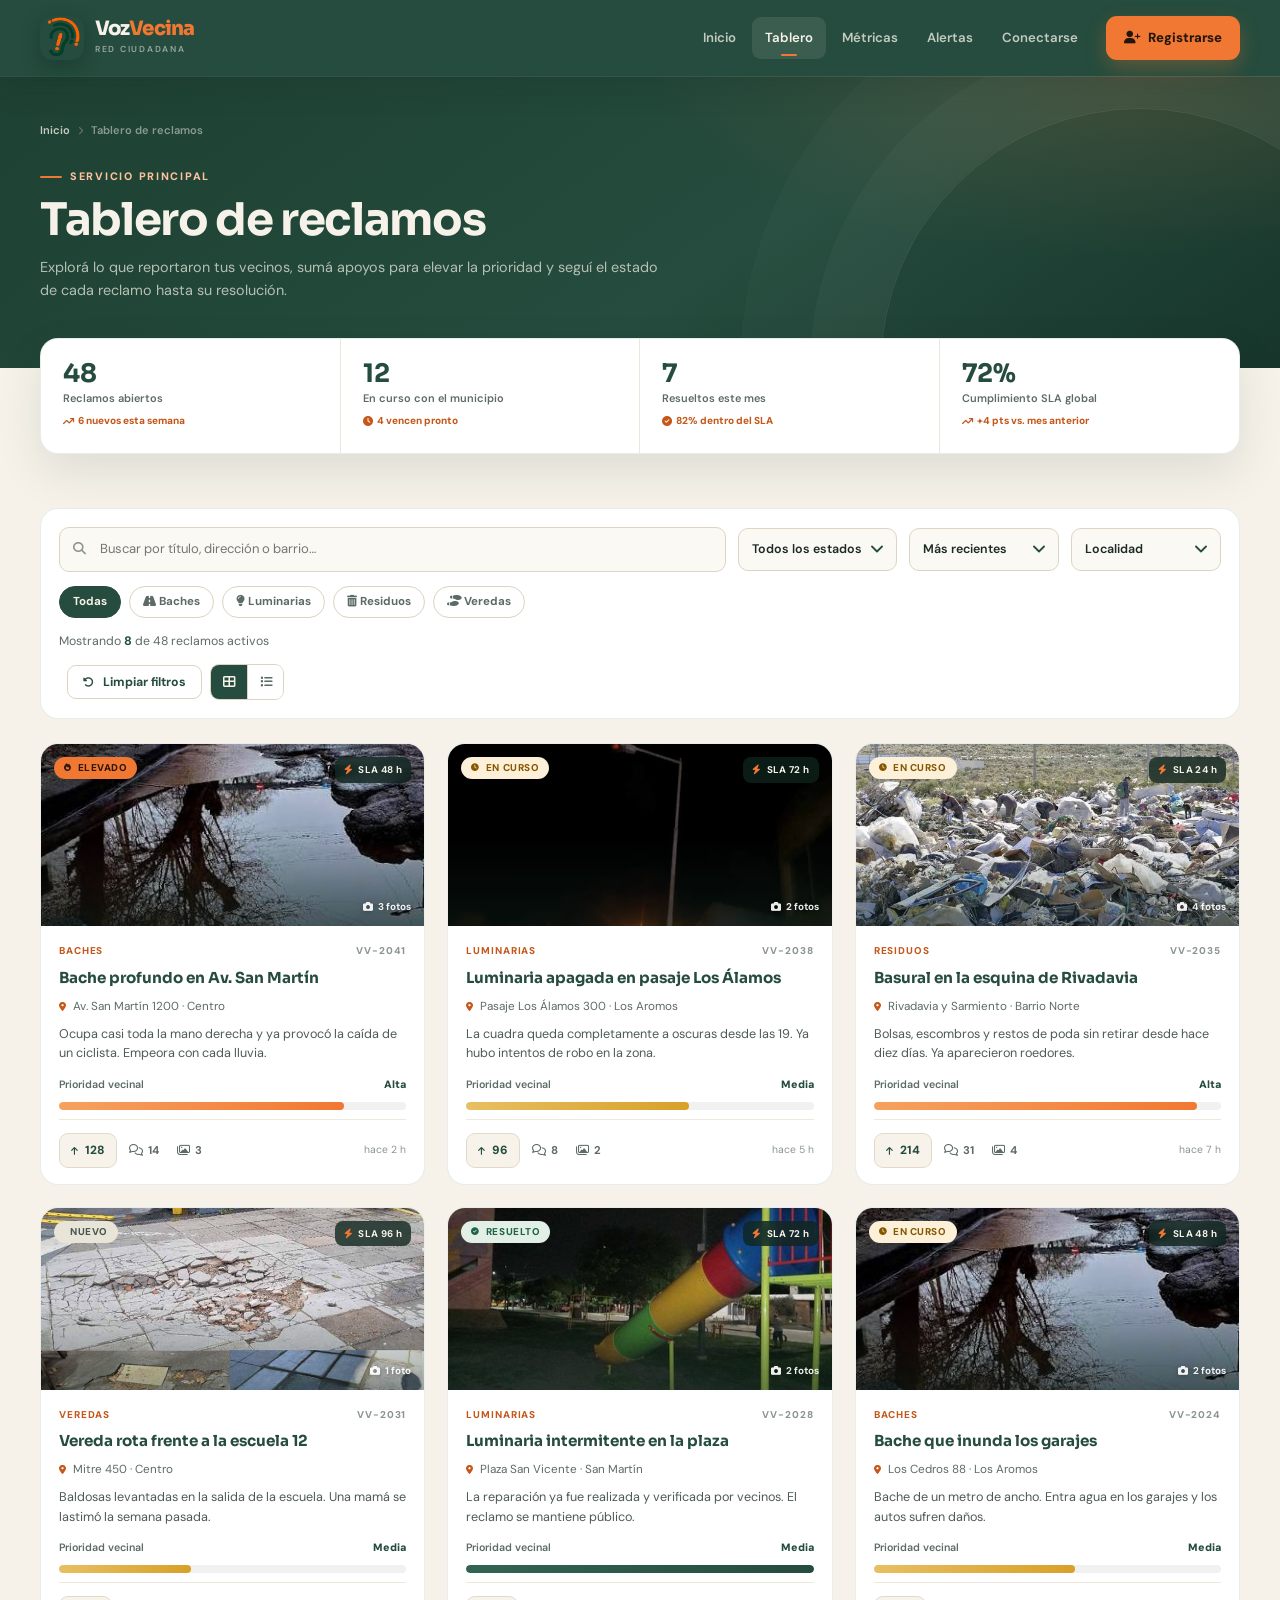
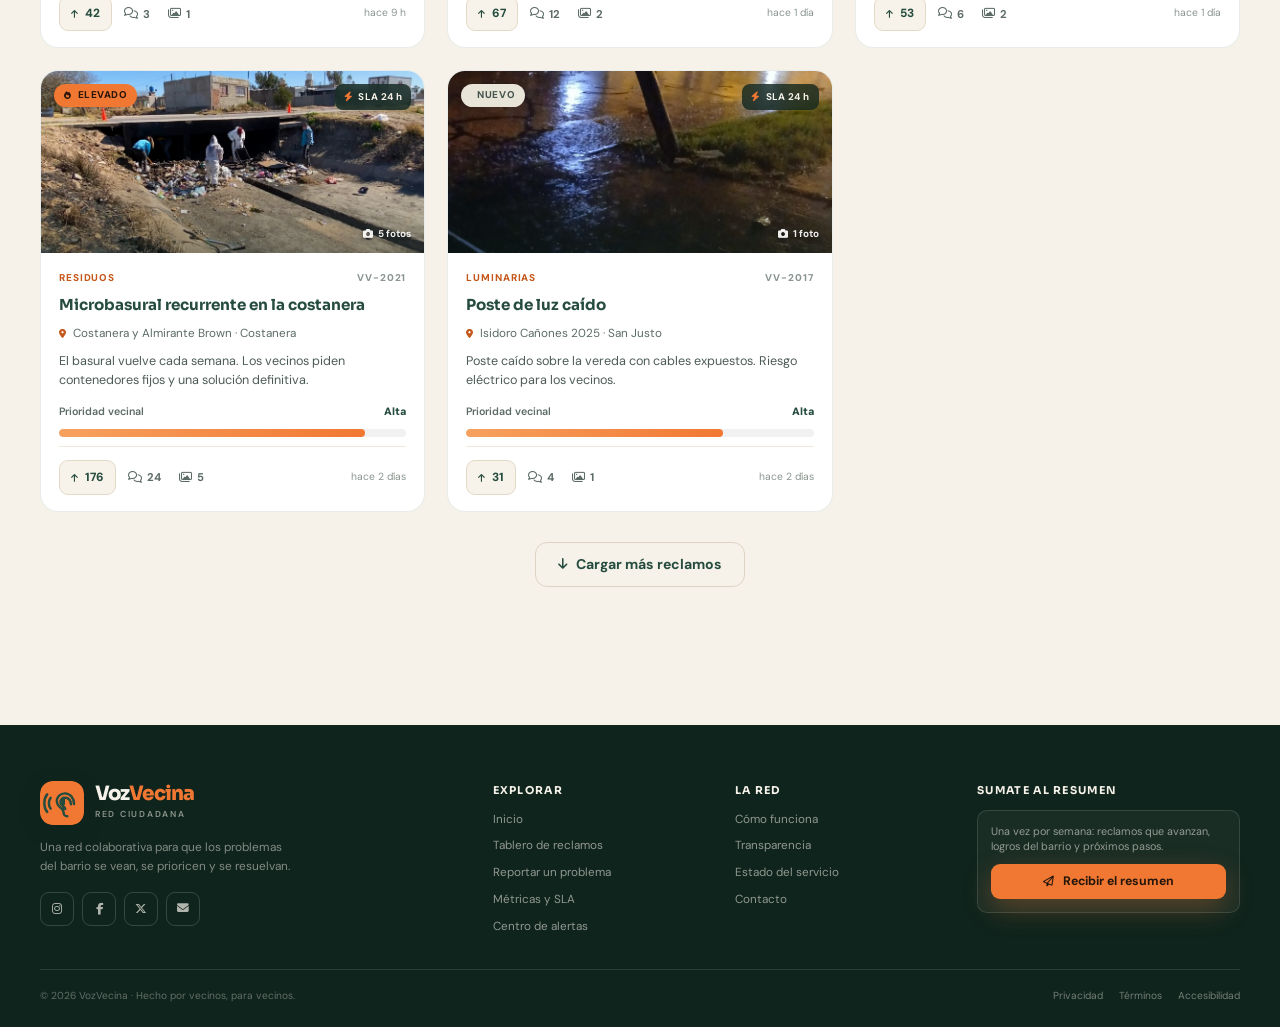
<file: tickets.html>
<!DOCTYPE html>
<html lang="es">

<head>
  <meta charset="UTF-8">
  <meta name="viewport" content="width=device-width, initial-scale=1.0">
  <title>Tablero de reclamos · VozVecina</title>
  <meta name="description"
    content="Explorá los reclamos vecinales de VozVecina: estado, apoyos ciudadanos, comentarios, fotos y cumplimiento del SLA.">
  <meta name="theme-color" content="#254c3e">
  <link rel="icon" type="image/svg+xml" href="assets/logo.png">
  <link rel="preconnect" href="https://fonts.googleapis.com">
  <link rel="preconnect" href="https://fonts.gstatic.com" crossorigin>
  <link
    href="https://fonts.googleapis.com/css2?family=DM+Sans:opsz,wght@9..40,400;9..40,500;9..40,600;9..40,700&family=Sora:wght@400;600;700;800&display=swap"
    rel="stylesheet">
  <link rel="stylesheet" href="css/w3.css">
  <link rel="stylesheet" href="css/fontawesome.min.css">
  <link rel="stylesheet" href="css/style.css">
  <script src="js/navbar.js" defer></script>
  <script src="js/app.js" defer></script>
</head>

<body>
  <a class="skip-link" href="#main">Saltar al contenido principal</a>

  <header class="site-header">
    <div class="container nav-wrap">
      <a href="index.html" class="brand" aria-label="VozVecina, ir al inicio">
        <img src="assets/logo.png" alt="" class="brand-mark" width="44" height="44">
        <span class="brand-copy">
          <span class="brand-name">Voz<span>Vecina</span></span>
          <span class="brand-tag">Red ciudadana</span>
        </span>
      </a>
      <nav class="main-nav" id="main-nav" aria-label="Navegación principal"></nav>
      <div class="user-nav" id="user-container"></div>
      <button class="nav-toggle" type="button" aria-expanded="false" aria-controls="main-nav" aria-label="Abrir menú">
        <i class="fa-solid fa-bars" aria-hidden="true"></i>
      </button>
    </div>
  </header>

  <main id="main">
    <!-- Encabezado del tablero -->
    <section class="page-hero">
      <div class="container">
        <nav class="breadcrumb" aria-label="Migas de pan">
          <a href="index.html">Inicio</a>
          <i class="fa-solid fa-chevron-right" aria-hidden="true"></i>
          <span aria-current="page">Tablero de reclamos</span>
        </nav>
        <div class="page-hero-inner">
          <div>
            <span class="kicker">Servicio principal</span>
            <h1>Tablero de reclamos</h1>
            <p>Explorá lo que reportaron tus vecinos, sumá apoyos para elevar la prioridad y seguí el estado de cada
              reclamo hasta su resolución.</p>
          </div>
        </div>
      </div>
    </section>

    <div class="container">
      <div class="stats-strip" aria-label="Resumen del tablero">
        <div class="stat-cell">
          <strong>48</strong>
          <span>Reclamos abiertos</span>
          <span class="stat-trend"><i class="fa-solid fa-arrow-trend-up" aria-hidden="true"></i> 6 nuevos esta
            semana</span>
        </div>
        <div class="stat-cell">
          <strong>12</strong>
          <span>En curso con el municipio</span>
          <span class="stat-trend"><i class="fa-solid fa-clock" aria-hidden="true"></i> 4 vencen pronto</span>
        </div>
        <div class="stat-cell">
          <strong>7</strong>
          <span>Resueltos este mes</span>
          <span class="stat-trend"><i class="fa-solid fa-circle-check" aria-hidden="true"></i> 82% dentro del SLA</span>
        </div>
        <div class="stat-cell">
          <strong>72%</strong>
          <span>Cumplimiento SLA global</span>
          <span class="stat-trend"><i class="fa-solid fa-arrow-trend-up" aria-hidden="true"></i> +4 pts vs. mes
            anterior</span>
        </div>
      </div>
    </div>

    <div class="workspace">
      <div class="container">
        <!-- Filtros -->
        <div class="filters-card">
          <div class="filters-top">
            <div class="search-field">
              <i class="fa-solid fa-magnifying-glass" aria-hidden="true"></i>
              <label class="sr-only" for="ticketSearch">Buscar reclamos por título, dirección o barrio</label>
              <input type="search" id="ticketSearch" placeholder="Buscar por título, dirección o barrio…"
                autocomplete="off">
            </div>
            <label class="sr-only" for="statusFilter">Filtrar por estado</label>
            <select id="statusFilter" class="vv-select">
              <option value="todos">Todos los estados</option>
              <option value="nuevo">Nuevos</option>
              <option value="curso">En curso</option>
              <option value="elevado">Elevados</option>
              <option value="resuelto">Resueltos</option>
            </select>
            <label class="sr-only" for="sortFilter">Ordenar reclamos</label>
            <select id="sortFilter" class="vv-select">
              <option value="recientes">Más recientes</option>
              <option value="apoyados">Más apoyados</option>
              <option value="prioridad">Mayor prioridad</option>
            </select>
            <label class="sr-only" for="localityFilter">Filtrar por localidad</label>
            <select id="localityFilter" class="vv-select">
              <option value="todas">Localidad</option>
              <option value="barrio-norte">Barrio Norte</option>
              <option value="centro">Centro</option>
              <option value="costanera">Costanera</option>
              <option value="los-aromos">Los Aromos</option>
              <option value="san-justo">San Justo</option>
              <option value="san-martin">San Martín</option>
              <option value="villa-nueva">Villa Nueva</option>
            </select>
          </div>

          <div class="chip-row" role="group" aria-label="Filtrar por categoría">
            <button type="button" class="chip is-active" data-category="todas" aria-pressed="true">Todas</button>
            <button type="button" class="chip" data-category="baches" aria-pressed="false"><i class="fa-solid fa-road"
                aria-hidden="true"></i> Baches</button>
            <button type="button" class="chip" data-category="luminarias" aria-pressed="false"><i
                class="fa-solid fa-lightbulb" aria-hidden="true"></i> Luminarias</button>
            <button type="button" class="chip" data-category="residuos" aria-pressed="false"><i
                class="fa-solid fa-trash-can" aria-hidden="true"></i> Residuos</button>
            <button type="button" class="chip" data-category="veredas" aria-pressed="false"><i
                class="fa-solid fa-shoe-prints" aria-hidden="true"></i> Veredas</button>
          </div>

          <div class="filters-bottom">
            <span class="results-count">Mostrando <strong id="resultsCount">8</strong> de 48 reclamos activos</span>
            <div class="w3-bar" style="display:flex;align-items:center;gap:8px;">
              <button type="button" class="btn btn-outline btn-sm" id="clearFilters"><i class="fa-solid fa-rotate-left"
                  aria-hidden="true"></i> Limpiar filtros</button>
              <div class="view-toggle" role="group" aria-label="Cambiar vista del tablero">
                <button type="button" class="view-btn" id="viewGrid" aria-pressed="true" aria-label="Vista de grilla"><i
                    class="fa-solid fa-table-cells-large" aria-hidden="true"></i></button>
                <button type="button" class="view-btn" id="viewList" aria-pressed="false" aria-label="Vista de lista"><i
                    class="fa-solid fa-list" aria-hidden="true"></i></button>
              </div>
            </div>
          </div>
        </div>

        <!-- Grilla de tickets -->
        <div class="tickets-grid" id="ticketsGrid">
          <article class="ticket-card" data-ticket="VV-2041" data-category="baches" data-status="elevado"
            data-votes="128" data-recency="2" data-priority="alta" data-title="Bache profundo en Av. San Martín"
            data-location="Av. San Martín 1200 Centro" data-barrio="centro">
            <div class="ticket-media">
              <img src="assets/bache.jpg" alt="Bache profundo en la calzada con un cono de tránsito" loading="lazy"
                width="800" height="500">
              <span class="pill pill-elevado media-pill"><i class="fa-solid fa-fire" aria-hidden="true"></i>
                Elevado</span>
              <span class="sla-flag"><i class="fa-solid fa-bolt" aria-hidden="true"></i> SLA 48 h</span>
              <span class="photo-count"><i class="fa-solid fa-camera" aria-hidden="true"></i> 3 fotos</span>
            </div>
            <div class="ticket-body">
              <div class="ticket-eyebrow"><span>Baches</span><span>VV-2041</span></div>
              <h3><button type="button" class="ticket-link" data-detail="VV-2041">Bache profundo en Av. San
                  Martín</button></h3>
              <p class="ticket-loc"><i class="fa-solid fa-location-dot" aria-hidden="true"></i> Av. San Martín 1200 ·
                Centro</p>
              <p class="ticket-desc">Ocupa casi toda la mano derecha y ya provocó la caída de un ciclista. Empeora con
                cada lluvia.</p>
              <div class="sla-meta"><span>Prioridad vecinal</span><strong>Alta</strong></div>
              <div class="w3-light-grey w3-round-xlarge sla-track" role="progressbar" aria-label="Prioridad del reclamo"
                aria-valuenow="82" aria-valuemin="0" aria-valuemax="100">
                <div class="sla-fill fill-alta" style="--val:82%"></div>
              </div>
              <div class="ticket-footer">
                <button type="button" class="vote-btn" data-vote="VV-2041" data-votes="128" aria-pressed="false"
                  aria-label="Apoyar el reclamo del bache en Av. San Martín"><i class="fa-solid fa-arrow-up"
                    aria-hidden="true"></i> <span data-vote-count>128</span></button>
                <button type="button" class="meta-link" data-detail="VV-2041" aria-label="Ver comentarios"><i
                    class="fa-regular fa-comments" aria-hidden="true"></i> 14</button>
                <button type="button" class="meta-link" data-detail="VV-2041" aria-label="Ver fotos"><i
                    class="fa-regular fa-images" aria-hidden="true"></i> 3</button>
                <span class="ticket-time">hace 2 h</span>
              </div>
            </div>
          </article>

          <article class="ticket-card" data-ticket="VV-2035" data-category="residuos" data-status="curso"
            data-votes="214" data-recency="7" data-priority="alta" data-title="Basural en la esquina de Rivadavia"
            data-location="Rivadavia y Sarmiento Barrio Norte" data-barrio="barrio-norte">
            <div class="ticket-media">
              <img src="assets/basural.jfif" alt="Residuos acumulados junto a contenedores en la vereda" loading="lazy"
                width="800" height="500">
              <span class="pill pill-curso media-pill"><i class="fa-solid fa-clock" aria-hidden="true"></i> En
                curso</span>
              <span class="sla-flag"><i class="fa-solid fa-bolt" aria-hidden="true"></i> SLA 24 h</span>
              <span class="photo-count"><i class="fa-solid fa-camera" aria-hidden="true"></i> 4 fotos</span>
            </div>
            <div class="ticket-body">
              <div class="ticket-eyebrow"><span>Residuos</span><span>VV-2035</span></div>
              <h3><button type="button" class="ticket-link" data-detail="VV-2035">Basural en la esquina de
                  Rivadavia</button></h3>
              <p class="ticket-loc"><i class="fa-solid fa-location-dot" aria-hidden="true"></i> Rivadavia y Sarmiento ·
                Barrio Norte</p>
              <p class="ticket-desc">Bolsas, escombros y restos de poda sin retirar desde hace diez días. Ya aparecieron
                roedores.</p>
              <div class="sla-meta"><span>Prioridad vecinal</span><strong>Alta</strong></div>
              <div class="w3-light-grey w3-round-xlarge sla-track" role="progressbar" aria-label="Prioridad del reclamo"
                aria-valuenow="93" aria-valuemin="0" aria-valuemax="100">
                <div class="sla-fill fill-alta" style="--val:93%"></div>
              </div>
              <div class="ticket-footer">
                <button type="button" class="vote-btn" data-vote="VV-2035" data-votes="214" aria-pressed="false"
                  aria-label="Apoyar el reclamo del basural en Rivadavia"><i class="fa-solid fa-arrow-up"
                    aria-hidden="true"></i> <span data-vote-count>214</span></button>
                <button type="button" class="meta-link" data-detail="VV-2035" aria-label="Ver comentarios"><i
                    class="fa-regular fa-comments" aria-hidden="true"></i> 31</button>
                <button type="button" class="meta-link" data-detail="VV-2035" aria-label="Ver fotos"><i
                    class="fa-regular fa-images" aria-hidden="true"></i> 4</button>
                <span class="ticket-time">hace 7 h</span>
              </div>
            </div>
          </article>

          <article class="ticket-card" data-ticket="VV-2038" data-category="luminarias" data-status="curso"
            data-votes="96" data-recency="5" data-priority="media" data-title="Luminaria apagada en pasaje Los Álamos"
            data-location="Pasaje Los Álamos 300 Los Aromos" data-barrio="los-aromos">
            <div class="ticket-media">
              <img src="assets/apagon.jfif" alt="Luminaria encendida en una calle de noche" loading="lazy" width="800"
                height="500">
              <span class="pill pill-curso media-pill"><i class="fa-solid fa-clock" aria-hidden="true"></i> En
                curso</span>
              <span class="sla-flag"><i class="fa-solid fa-bolt" aria-hidden="true"></i> SLA 72 h</span>
              <span class="photo-count"><i class="fa-solid fa-camera" aria-hidden="true"></i> 2 fotos</span>
            </div>
            <div class="ticket-body">
              <div class="ticket-eyebrow"><span>Luminarias</span><span>VV-2038</span></div>
              <h3><button type="button" class="ticket-link" data-detail="VV-2038">Luminaria apagada en pasaje Los
                  Álamos</button></h3>
              <p class="ticket-loc"><i class="fa-solid fa-location-dot" aria-hidden="true"></i> Pasaje Los Álamos 300 ·
                Los Aromos</p>
              <p class="ticket-desc">La cuadra queda completamente a oscuras desde las 19. Ya hubo intentos de robo en
                la zona.</p>
              <div class="sla-meta"><span>Prioridad vecinal</span><strong>Media</strong></div>
              <div class="w3-light-grey w3-round-xlarge sla-track" role="progressbar" aria-label="Prioridad del reclamo"
                aria-valuenow="64" aria-valuemin="0" aria-valuemax="100">
                <div class="sla-fill fill-media" style="--val:64%"></div>
              </div>
              <div class="ticket-footer">
                <button type="button" class="vote-btn" data-vote="VV-2038" data-votes="96" aria-pressed="false"
                  aria-label="Apoyar el reclamo de la luminaria en Los Álamos"><i class="fa-solid fa-arrow-up"
                    aria-hidden="true"></i> <span data-vote-count>96</span></button>
                <button type="button" class="meta-link" data-detail="VV-2038" aria-label="Ver comentarios"><i
                    class="fa-regular fa-comments" aria-hidden="true"></i> 8</button>
                <button type="button" class="meta-link" data-detail="VV-2038" aria-label="Ver fotos"><i
                    class="fa-regular fa-images" aria-hidden="true"></i> 2</button>
                <span class="ticket-time">hace 5 h</span>
              </div>
            </div>
          </article>

          <article class="ticket-card" data-ticket="VV-2031" data-category="veredas" data-status="nuevo" data-votes="42"
            data-recency="9" data-priority="media" data-title="Vereda rota frente a la escuela 12"
            data-location="Mitre 450 Centro" data-barrio="centro">
            <div class="ticket-media">
              <img src="assets/vereda.jpg" alt="Vereda agrietada junto a un árbol" loading="lazy" width="800"
                height="500">
              <span class="pill pill-nuevo media-pill"><i class="fa-solid fa-sparkles" aria-hidden="true"></i>
                Nuevo</span>
              <span class="sla-flag"><i class="fa-solid fa-bolt" aria-hidden="true"></i> SLA 96 h</span>
              <span class="photo-count"><i class="fa-solid fa-camera" aria-hidden="true"></i> 1 foto</span>
            </div>
            <div class="ticket-body">
              <div class="ticket-eyebrow"><span>Veredas</span><span>VV-2031</span></div>
              <h3><button type="button" class="ticket-link" data-detail="VV-2031">Vereda rota frente a la escuela
                  12</button></h3>
              <p class="ticket-loc"><i class="fa-solid fa-location-dot" aria-hidden="true"></i> Mitre 450 · Centro</p>
              <p class="ticket-desc">Baldosas levantadas en la salida de la escuela. Una mamá se lastimó la semana
                pasada.</p>
              <div class="sla-meta"><span>Prioridad vecinal</span><strong>Media</strong></div>
              <div class="w3-light-grey w3-round-xlarge sla-track" role="progressbar" aria-label="Prioridad del reclamo"
                aria-valuenow="38" aria-valuemin="0" aria-valuemax="100">
                <div class="sla-fill fill-media" style="--val:38%"></div>
              </div>
              <div class="ticket-footer">
                <button type="button" class="vote-btn" data-vote="VV-2031" data-votes="42" aria-pressed="false"
                  aria-label="Apoyar el reclamo de la vereda en Mitre"><i class="fa-solid fa-arrow-up"
                    aria-hidden="true"></i> <span data-vote-count>42</span></button>
                <button type="button" class="meta-link" data-detail="VV-2031" aria-label="Ver comentarios"><i
                    class="fa-regular fa-comments" aria-hidden="true"></i> 3</button>
                <button type="button" class="meta-link" data-detail="VV-2031" aria-label="Ver fotos"><i
                    class="fa-regular fa-images" aria-hidden="true"></i> 1</button>
                <span class="ticket-time">hace 9 h</span>
              </div>
            </div>
          </article>

          <article class="ticket-card" data-ticket="VV-2028" data-category="luminarias" data-status="resuelto"
            data-votes="67" data-recency="24" data-priority="media" data-title="Luminaria intermitente en la plaza"
            data-location="Plaza San Vicente San Martín" data-barrio="san-martin">
            <div class="ticket-media">
              <img src="assets/plaza.jpg" alt="Luminaria de plaza iluminando la calle" loading="lazy" width="800"
                height="500">
              <span class="pill pill-resuelto media-pill"><i class="fa-solid fa-circle-check" aria-hidden="true"></i>
                Resuelto</span>
              <span class="sla-flag"><i class="fa-solid fa-bolt" aria-hidden="true"></i> SLA 72 h</span>
              <span class="photo-count"><i class="fa-solid fa-camera" aria-hidden="true"></i> 2 fotos</span>
            </div>
            <div class="ticket-body">
              <div class="ticket-eyebrow"><span>Luminarias</span><span>VV-2028</span></div>
              <h3><button type="button" class="ticket-link" data-detail="VV-2028">Luminaria intermitente en la
                  plaza</button></h3>
              <p class="ticket-loc"><i class="fa-solid fa-location-dot" aria-hidden="true"></i> Plaza San Vicente · San
                Martín</p>
              <p class="ticket-desc">La reparación ya fue realizada y verificada por vecinos. El reclamo se mantiene
                público.</p>
              <div class="sla-meta"><span>Prioridad vecinal</span><strong>Media</strong></div>
              <div class="w3-light-grey w3-round-xlarge sla-track" role="progressbar" aria-label="Prioridad del reclamo"
                aria-valuenow="100" aria-valuemin="0" aria-valuemax="100">
                <div class="sla-fill" style="--val:100%"></div>
              </div>
              <div class="ticket-footer">
                <button type="button" class="vote-btn" data-vote="VV-2028" data-votes="67" aria-pressed="false"
                  aria-label="Apoyar el reclamo de la luminaria en la plaza"><i class="fa-solid fa-arrow-up"
                    aria-hidden="true"></i> <span data-vote-count>67</span></button>
                <button type="button" class="meta-link" data-detail="VV-2028" aria-label="Ver comentarios"><i
                    class="fa-regular fa-comments" aria-hidden="true"></i> 12</button>
                <button type="button" class="meta-link" data-detail="VV-2028" aria-label="Ver fotos"><i
                    class="fa-regular fa-images" aria-hidden="true"></i> 2</button>
                <span class="ticket-time">hace 1 día</span>
              </div>
            </div>
          </article>

          <article class="ticket-card" data-ticket="VV-2024" data-category="baches" data-status="curso" data-votes="53"
            data-recency="26" data-priority="media" data-title="Bache que inunda los garajes"
            data-location="Los Cedros 88 Los Aromos" data-barrio="los-aromos">
            <div class="ticket-media">
              <img src="assets/bache.jpg" alt="Bache grande en una calle interna" loading="lazy" width="800"
                height="500">
              <span class="pill pill-curso media-pill"><i class="fa-solid fa-clock" aria-hidden="true"></i> En
                curso</span>
              <span class="sla-flag"><i class="fa-solid fa-bolt" aria-hidden="true"></i> SLA 48 h</span>
              <span class="photo-count"><i class="fa-solid fa-camera" aria-hidden="true"></i> 2 fotos</span>
            </div>
            <div class="ticket-body">
              <div class="ticket-eyebrow"><span>Baches</span><span>VV-2024</span></div>
              <h3><button type="button" class="ticket-link" data-detail="VV-2024">Bache que inunda los garajes</button>
              </h3>
              <p class="ticket-loc"><i class="fa-solid fa-location-dot" aria-hidden="true"></i> Los Cedros 88 · Los
                Aromos</p>
              <p class="ticket-desc">Bache de un metro de ancho. Entra agua en los garajes y los autos sufren daños.</p>
              <div class="sla-meta"><span>Prioridad vecinal</span><strong>Media</strong></div>
              <div class="w3-light-grey w3-round-xlarge sla-track" role="progressbar" aria-label="Prioridad del reclamo"
                aria-valuenow="58" aria-valuemin="0" aria-valuemax="100">
                <div class="sla-fill fill-media" style="--val:58%"></div>
              </div>
              <div class="ticket-footer">
                <button type="button" class="vote-btn" data-vote="VV-2024" data-votes="53" aria-pressed="false"
                  aria-label="Apoyar el reclamo del bache en Los Cedros"><i class="fa-solid fa-arrow-up"
                    aria-hidden="true"></i> <span data-vote-count>53</span></button>
                <button type="button" class="meta-link" data-detail="VV-2024" aria-label="Ver comentarios"><i
                    class="fa-regular fa-comments" aria-hidden="true"></i> 6</button>
                <button type="button" class="meta-link" data-detail="VV-2024" aria-label="Ver fotos"><i
                    class="fa-regular fa-images" aria-hidden="true"></i> 2</button>
                <span class="ticket-time">hace 1 día</span>
              </div>
            </div>
          </article>

          <article class="ticket-card" data-ticket="VV-2021" data-category="residuos" data-status="elevado"
            data-votes="176" data-recency="48" data-priority="alta" data-title="Microbasural recurrente en la costanera"
            data-location="Costanera y Almirante Brown Costanera" data-barrio="costanera">
            <div class="ticket-media">
              <img src="assets/costanera.jpeg" alt="Contenedores y bolsas de residuos desbordados" loading="lazy"
                width="800" height="500">
              <span class="pill pill-elevado media-pill"><i class="fa-solid fa-fire" aria-hidden="true"></i>
                Elevado</span>
              <span class="sla-flag"><i class="fa-solid fa-bolt" aria-hidden="true"></i> SLA 24 h</span>
              <span class="photo-count"><i class="fa-solid fa-camera" aria-hidden="true"></i> 5 fotos</span>
            </div>
            <div class="ticket-body">
              <div class="ticket-eyebrow"><span>Residuos</span><span>VV-2021</span></div>
              <h3><button type="button" class="ticket-link" data-detail="VV-2021">Microbasural recurrente en la
                  costanera</button></h3>
              <p class="ticket-loc"><i class="fa-solid fa-location-dot" aria-hidden="true"></i> Costanera y Almirante
                Brown · Costanera</p>
              <p class="ticket-desc">El basural vuelve cada semana. Los vecinos piden contenedores fijos y una solución
                definitiva.</p>
              <div class="sla-meta"><span>Prioridad vecinal</span><strong>Alta</strong></div>
              <div class="w3-light-grey w3-round-xlarge sla-track" role="progressbar" aria-label="Prioridad del reclamo"
                aria-valuenow="88" aria-valuemin="0" aria-valuemax="100">
                <div class="sla-fill fill-alta" style="--val:88%"></div>
              </div>
              <div class="ticket-footer">
                <button type="button" class="vote-btn" data-vote="VV-2021" data-votes="176" aria-pressed="false"
                  aria-label="Apoyar el reclamo del microbasural en la costanera"><i class="fa-solid fa-arrow-up"
                    aria-hidden="true"></i> <span data-vote-count>176</span></button>
                <button type="button" class="meta-link" data-detail="VV-2021" aria-label="Ver comentarios"><i
                    class="fa-regular fa-comments" aria-hidden="true"></i> 24</button>
                <button type="button" class="meta-link" data-detail="VV-2021" aria-label="Ver fotos"><i
                    class="fa-regular fa-images" aria-hidden="true"></i> 5</button>
                <span class="ticket-time">hace 2 días</span>
              </div>
            </div>
          </article>

          <article class="ticket-card" data-ticket="VV-2017" data-category="luminarias" data-status="nuevo"
            data-votes="31" data-recency="50" data-priority="alta" data-title="Poste de luz caído"
            data-location="Isidoro Cañones 2025 San Justo" data-barrio="san-justo">
            <div class="ticket-media">
              <img src="assets/foto poste de luz caido.jpeg"
                alt="Poste de luz caído sobre la vereda con cables expuestos" loading="lazy" width="800" height="500">
              <span class="pill pill-nuevo media-pill"><i class="fa-solid fa-sparkles" aria-hidden="true"></i>
                Nuevo</span>
              <span class="sla-flag"><i class="fa-solid fa-bolt" aria-hidden="true"></i> SLA 24 h</span>
              <span class="photo-count"><i class="fa-solid fa-camera" aria-hidden="true"></i> 1 foto</span>
            </div>
            <div class="ticket-body">
              <div class="ticket-eyebrow"><span>Luminarias</span><span>VV-2017</span></div>
              <h3><button type="button" class="ticket-link" data-detail="VV-2017">Poste de luz caído</button></h3>
              <p class="ticket-loc"><i class="fa-solid fa-location-dot" aria-hidden="true"></i> Isidoro Cañones 2025 ·
                San Justo</p>
              <p class="ticket-desc">Poste caído sobre la vereda con cables expuestos. Riesgo eléctrico para los
                vecinos.</p>
              <div class="sla-meta"><span>Prioridad vecinal</span><strong>Alta</strong></div>
              <div class="w3-light-grey w3-round-xlarge sla-track" role="progressbar" aria-label="Prioridad del reclamo"
                aria-valuenow="74" aria-valuemin="0" aria-valuemax="100">
                <div class="sla-fill fill-alta" style="--val:74%"></div>
              </div>
              <div class="ticket-footer">
                <button type="button" class="vote-btn" data-vote="VV-2017" data-votes="31" aria-pressed="false"
                  aria-label="Apoyar el reclamo del poste de luz caído en Isidoro Cañones"><i
                    class="fa-solid fa-arrow-up" aria-hidden="true"></i> <span data-vote-count>31</span></button>
                <button type="button" class="meta-link" data-detail="VV-2017" aria-label="Ver comentarios"><i
                    class="fa-regular fa-comments" aria-hidden="true"></i> 4</button>
                <button type="button" class="meta-link" data-detail="VV-2017" aria-label="Ver fotos"><i
                    class="fa-regular fa-images" aria-hidden="true"></i> 1</button>
                <span class="ticket-time">hace 2 días</span>
              </div>
            </div>
          </article>
        </div>

        <div class="empty-state" id="emptyState">
          <i class="fa-regular fa-face-frown" aria-hidden="true"></i>
          <h3>No encontramos reclamos con esos filtros</h3>
          <p>Probá con otra categoría, otro estado o una palabra distinta. También podés crear el primer reporte de este
            tema.</p>
          <a href="tickets.html" class="btn btn-outline btn-sm"><i class="fa-solid fa-rotate-left"
              aria-hidden="true"></i> Ver todos los reclamos</a>
        </div>

        <div class="load-more-wrap">
          <button type="button" class="btn btn-outline" id="loadMore"><i class="fa-solid fa-arrow-down"
              aria-hidden="true"></i> Cargar más reclamos</button>
        </div>
      </div>
    </div>
  </main>

  <!-- Modal de detalle de ticket -->
  <div id="ticketModal" class="w3-modal vv-modal-wrap" role="dialog" aria-modal="true"
    aria-labelledby="ticketModalTitle" aria-hidden="true">
    <div class="w3-modal-content vv-modal-content">
      <button type="button" class="modal-close" data-close aria-label="Cerrar detalle del reclamo"><i
          class="fa-solid fa-xmark" aria-hidden="true"></i></button>
      <div class="detail-media">
        <img id="detailImage" src="assets/bache.jpg" alt="Evidencia fotográfica del reclamo" width="800" height="500">
        <div class="detail-media-badges">
          <span id="detailStatus" class="pill pill-elevado"><i class="fa-solid fa-fire" aria-hidden="true"></i>
            Elevado</span>
          <span class="sla-flag"><i class="fa-solid fa-bolt" aria-hidden="true"></i> <span id="detailSlaLabel">SLA 48
              h</span></span>
        </div>
        <div class="detail-media-caption"><i class="fa-solid fa-camera" aria-hidden="true"></i> Evidencia vecinal
          actualizada</div>
      </div>
      <div class="detail-body">
        <div class="detail-main">
          <div class="ticket-eyebrow"><span id="detailCategory">Baches</span><span id="detailId">VV-2041</span></div>
          <h2 id="ticketModalTitle">Bache profundo en Av. San Martín</h2>
          <p class="detail-loc"><i class="fa-solid fa-location-dot" aria-hidden="true"></i> <span
              id="detailLocation">Av. San Martín 1200 · Centro</span> <span>·</span> <span id="detailTime">hace 2
              h</span></p>
          <p id="detailDesc">El bache ocupa casi toda la mano derecha de la calzada, justo antes del semáforo. Los
            colectivos lo esquivan invadiendo el carril contrario y ya provocó la caída de un ciclista.</p>
          <div class="gallery" id="detailGallery" aria-label="Galería de fotos del reclamo"></div>
          <h3 class="detail-subtitle">Conversación vecinal <span class="count-badge" id="detailCommentCount">14</span>
          </h3>
          <div class="comment-list" id="detailComments"></div>
          <form class="comment-form" id="commentForm">
            <label class="sr-only" for="commentInput">Escribí un comentario para el barrio</label>
            <textarea id="commentInput" maxlength="280"
              placeholder="Sumá información, confirmá el problema o contá tu experiencia…" required></textarea>
            <button type="submit" class="btn btn-green btn-sm"><i class="fa-regular fa-comment" aria-hidden="true"></i>
              Publicar comentario</button>
          </form>
        </div>
        <aside class="detail-side">
          <div class="sla-panel">
            <p class="mini-label">Apoyo ciudadano</p>
            <div class="sla-votes"><strong id="detailVotes">128</strong><span>vecinos apoyando</span></div>
            <button type="button" class="btn btn-orange btn-block" id="detailVoteBtn" data-vote="VV-2041"><i
                class="fa-solid fa-arrow-up" aria-hidden="true"></i> Sumar mi apoyo · <span
                data-vote-count>128</span></button>
            <div class="sla-meta"><span>Prioridad <strong id="detailPriority">Alta</strong></span><strong><span
                  id="detailSlaPct">82%</span> del SLA</strong></div>
            <div class="w3-light-grey w3-round-xlarge sla-track" role="progressbar" aria-label="Avance del SLA"
              aria-valuenow="82" aria-valuemin="0" aria-valuemax="100">
              <div class="sla-fill fill-alta" id="detailSlaFill" style="width:82%"></div>
            </div>
            <p class="micro">Cada apoyo recalcula la prioridad del reclamo. El SLA objetivo es de 48 h desde la
              validación.</p>
          </div>
          <div class="detail-meta-card">
            <p><i class="fa-solid fa-layer-group" aria-hidden="true"></i><span><strong>Categoría</strong><br><span
                  id="detailMetaCategory">Baches</span></span></p>
            <p><i class="fa-regular fa-images" aria-hidden="true"></i><span><strong>Evidencia</strong><br><span
                  id="detailMetaPhotos">3 fotos vecinales</span></span></p>
            <p><i class="fa-regular fa-clock" aria-hidden="true"></i><span><strong>Última actualización</strong><br>Hoy,
                09:40</span></p>
            <p><i class="fa-solid fa-shield-halved" aria-hidden="true"></i><span><strong>Datos públicos</strong><br>Sin
                datos personales expuestos</span></p>
          </div>
          <div class="detail-share">
            <button type="button" class="btn btn-outline btn-sm" id="detailShare" data-share="VV-2041"><i
                class="fa-solid fa-share-nodes" aria-hidden="true"></i> Compartir</button>
            <a class="btn btn-green btn-sm" href="reportar.html"><i class="fa-solid fa-camera" aria-hidden="true"></i>
              Actualizar foto</a>
          </div>
        </aside>
      </div>
    </div>
  </div>

  <footer class="site-footer">
    <div class="container">
      <div class="footer-grid">
        <div class="footer-brand">
          <a href="index.html" class="brand" aria-label="VozVecina, ir al inicio">
            <img src="assets/logo.svg" alt="" class="brand-mark" width="44" height="44">
            <span class="brand-copy"><span class="brand-name">Voz<span>Vecina</span></span><span class="brand-tag">Red
                ciudadana</span></span>
          </a>
          <p>Una red colaborativa para que los problemas del barrio se vean, se prioricen y se resuelvan.</p>
          <div class="footer-social">
            <a href="https://instagram.com" target="_blank" rel="noopener" aria-label="VozVecina en Instagram"><i
                class="fa-brands fa-instagram" aria-hidden="true"></i></a>
            <a href="https://facebook.com" target="_blank" rel="noopener" aria-label="VozVecina en Facebook"><i
                class="fa-brands fa-facebook-f" aria-hidden="true"></i></a>
            <a href="https://x.com" target="_blank" rel="noopener" aria-label="VozVecina en X"><i
                class="fa-brands fa-x-twitter" aria-hidden="true"></i></a>
            <a href="mailto:hola@vozvecina.org" aria-label="Escribir a VozVecina"><i class="fa-solid fa-envelope"
                aria-hidden="true"></i></a>
          </div>
        </div>
        <div class="footer-col">
          <h4>Explorar</h4>
          <div class="footer-links">
            <a href="index.html">Inicio</a>
            <a href="tickets.html">Tablero de reclamos</a>
            <a href="reportar.html">Reportar un problema</a>
            <a href="metricas.html">Métricas y SLA</a>
            <a href="alertas.html">Centro de alertas</a>
          </div>
        </div>
        <div class="footer-col">
          <h4>La red</h4>
          <div class="footer-links">
            <a href="index.html#como-funciona">Cómo funciona</a>
            <a href="metricas.html">Transparencia</a>
            <a href="alertas.html">Estado del servicio</a>
            <a href="mailto:hola@vozvecina.org">Contacto</a>
          </div>
        </div>
        <div class="footer-col">
          <h4>Sumate al resumen</h4>
          <div class="footer-mini">
            <p>Una vez por semana: reclamos que avanzan, logros del barrio y próximos pasos.</p>
            <button type="button" class="btn btn-orange btn-sm" data-demo-toast data-title="Suscripción simulada"
              data-message="En el prototipo no se envían correos reales."><i class="fa-regular fa-paper-plane"
                aria-hidden="true"></i> Recibir el resumen</button>
          </div>
        </div>
      </div>
      <div class="footer-bottom">
        <span>© <span data-year>2026</span> VozVecina · Hecho por vecinos, para vecinos.</span>
        <div class="footer-bottom-links">
          <a href="alertas.html">Privacidad</a>
          <a href="alertas.html">Términos</a>
          <a href="alertas.html">Accesibilidad</a>
        </div>
      </div>
    </div>
  </footer>

  <div id="toastStack" class="toast-stack" aria-live="polite" aria-atomic="false"></div>
</body>

</html>
</file>
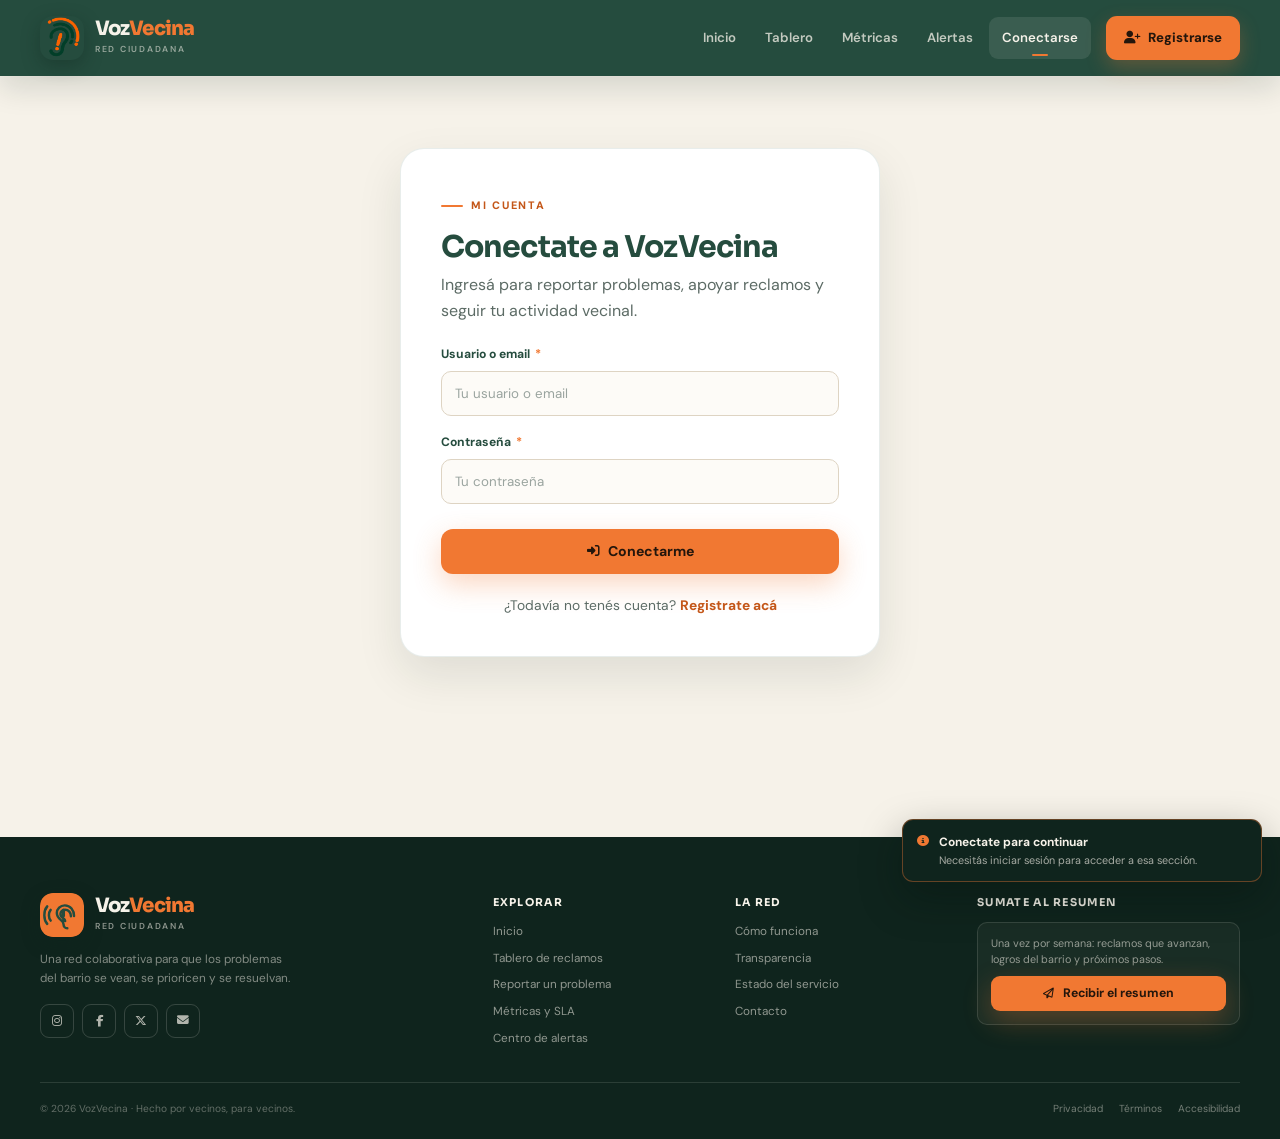
<file: pages/mis_reclamos/mis_reclamos.html>
<!DOCTYPE html>
<html lang="es">

<head>
  <meta charset="UTF-8">
  <meta name="viewport" content="width=device-width, initial-scale=1.0">
  <title>Mis reclamos · VozVecina</title>
  <meta name="description"
    content="Los reclamos que reportaste en VozVecina y su estado.">
  <meta name="theme-color" content="#254c3e">
  <link rel="icon" type="image/svg+xml" href="../../assets/logo.png">
  <link rel="preconnect" href="https://fonts.googleapis.com">
  <link rel="preconnect" href="https://fonts.gstatic.com" crossorigin>
  <link
    href="https://fonts.googleapis.com/css2?family=DM+Sans:opsz,wght@9..40,400;9..40,500;9..40,600;9..40,700&family=Sora:wght@400;600;700;800&display=swap"
    rel="stylesheet">
  <link rel="stylesheet" href="../../css/w3.css">
  <link rel="stylesheet" href="../../css/fontawesome.min.css">
  <link rel="stylesheet" href="../../css/style.css">
  <link rel="stylesheet" href="./mis_reclamos.css">
  <script src="../../js/navbar.js" defer></script>
  <script src="../../js/app.js" defer></script>
  <script src="./mis_reclamos.js" defer></script>
</head>

<body data-requiere-login="misReclamos">
  <a class="skip-link" href="#main">Saltar al contenido principal</a>

  <header class="site-header">
    <div class="container nav-wrap">
      <a href="../../index.html" class="brand" aria-label="VozVecina, ir al inicio">
        <img src="../../assets/logo.png" alt="" class="brand-mark" width="44" height="44">
        <span class="brand-copy">
          <span class="brand-name">Voz<span>Vecina</span></span>
          <span class="brand-tag">Red ciudadana</span>
        </span>
      </a>
      <nav class="main-nav" id="main-nav" aria-label="Navegación principal"></nav>
      <div class="user-nav" id="user-container"></div>
      <button class="nav-toggle" type="button" aria-expanded="false" aria-controls="main-nav" aria-label="Abrir menú">
        <i class="fa-solid fa-bars" aria-hidden="true"></i>
      </button>
    </div>
  </header>

  <main id="main">
    <section class="page-hero">
      <div class="container">
        <nav class="breadcrumb" aria-label="Migas de pan">
          <a href="../../index.html">Inicio</a>
          <i class="fa-solid fa-chevron-right" aria-hidden="true"></i>
          <span aria-current="page">Mis reclamos</span>
        </nav>
        <div class="page-hero-inner">
          <div>
            <span class="kicker">Mi cuenta</span>
            <h1>Mis reclamos</h1>
            <p>Seguí el estado de los problemas que reportaste en tu barrio.</p>
          </div>
          <a href="../../reportar.html" class="btn btn-orange"><i class="fa-solid fa-plus" aria-hidden="true"></i> Reportar un problema</a>
        </div>
      </div>
    </section>

    <section class="mr-workspace">
      <div class="container">
        <div class="mr-lista" id="mr-lista"></div>
      </div>
    </section>
  </main>

  <footer class="site-footer">
    <div class="container">
      <div class="footer-grid">
        <div class="footer-brand">
          <a href="../../index.html" class="brand" aria-label="VozVecina, ir al inicio">
            <img src="../../assets/logo.svg" alt="" class="brand-mark" width="44" height="44">
            <span class="brand-copy"><span class="brand-name">Voz<span>Vecina</span></span><span class="brand-tag">Red
                ciudadana</span></span>
          </a>
          <p>Una red colaborativa para que los problemas del barrio se vean, se prioricen y se resuelvan.</p>
          <div class="footer-social">
            <a href="https://instagram.com" target="_blank" rel="noopener" aria-label="VozVecina en Instagram"><i
                class="fa-brands fa-instagram" aria-hidden="true"></i></a>
            <a href="https://facebook.com" target="_blank" rel="noopener" aria-label="VozVecina en Facebook"><i
                class="fa-brands fa-facebook-f" aria-hidden="true"></i></a>
            <a href="https://x.com" target="_blank" rel="noopener" aria-label="VozVecina en X"><i
                class="fa-brands fa-x-twitter" aria-hidden="true"></i></a>
            <a href="mailto:hola@vozvecina.org" aria-label="Escribir a VozVecina"><i class="fa-solid fa-envelope"
                aria-hidden="true"></i></a>
          </div>
        </div>
        <div class="footer-col">
          <h4>Explorar</h4>
          <div class="footer-links">
            <a href="../../index.html">Inicio</a>
            <a href="../../tickets.html">Tablero de reclamos</a>
            <a href="../../reportar.html">Reportar un problema</a>
            <a href="../../metricas.html">Métricas y SLA</a>
            <a href="../../alertas.html">Centro de alertas</a>
          </div>
        </div>
        <div class="footer-col">
          <h4>La red</h4>
          <div class="footer-links">
            <a href="../../index.html#como-funciona">Cómo funciona</a>
            <a href="../../metricas.html">Transparencia</a>
            <a href="../../alertas.html">Estado del servicio</a>
            <a href="mailto:hola@vozvecina.org">Contacto</a>
          </div>
        </div>
        <div class="footer-col">
          <h4>Sumate al resumen</h4>
          <div class="footer-mini">
            <p>Una vez por semana: reclamos que avanzan, logros del barrio y próximos pasos.</p>
            <button type="button" class="btn btn-orange btn-sm" data-demo-toast data-title="Suscripción simulada"
              data-message="En el prototipo no se envían correos reales."><i class="fa-regular fa-paper-plane"
                aria-hidden="true"></i> Recibir el resumen</button>
          </div>
        </div>
      </div>
      <div class="footer-bottom">
        <span>© <span data-year>2026</span> VozVecina · Hecho por vecinos, para vecinos.</span>
        <div class="footer-bottom-links">
          <a href="../../alertas.html">Privacidad</a>
          <a href="../../alertas.html">Términos</a>
          <a href="../../alertas.html">Accesibilidad</a>
        </div>
      </div>
    </div>
  </footer>

  <div id="toastStack" class="toast-stack" aria-live="polite" aria-atomic="false"></div>
</body>

</html>
</file>
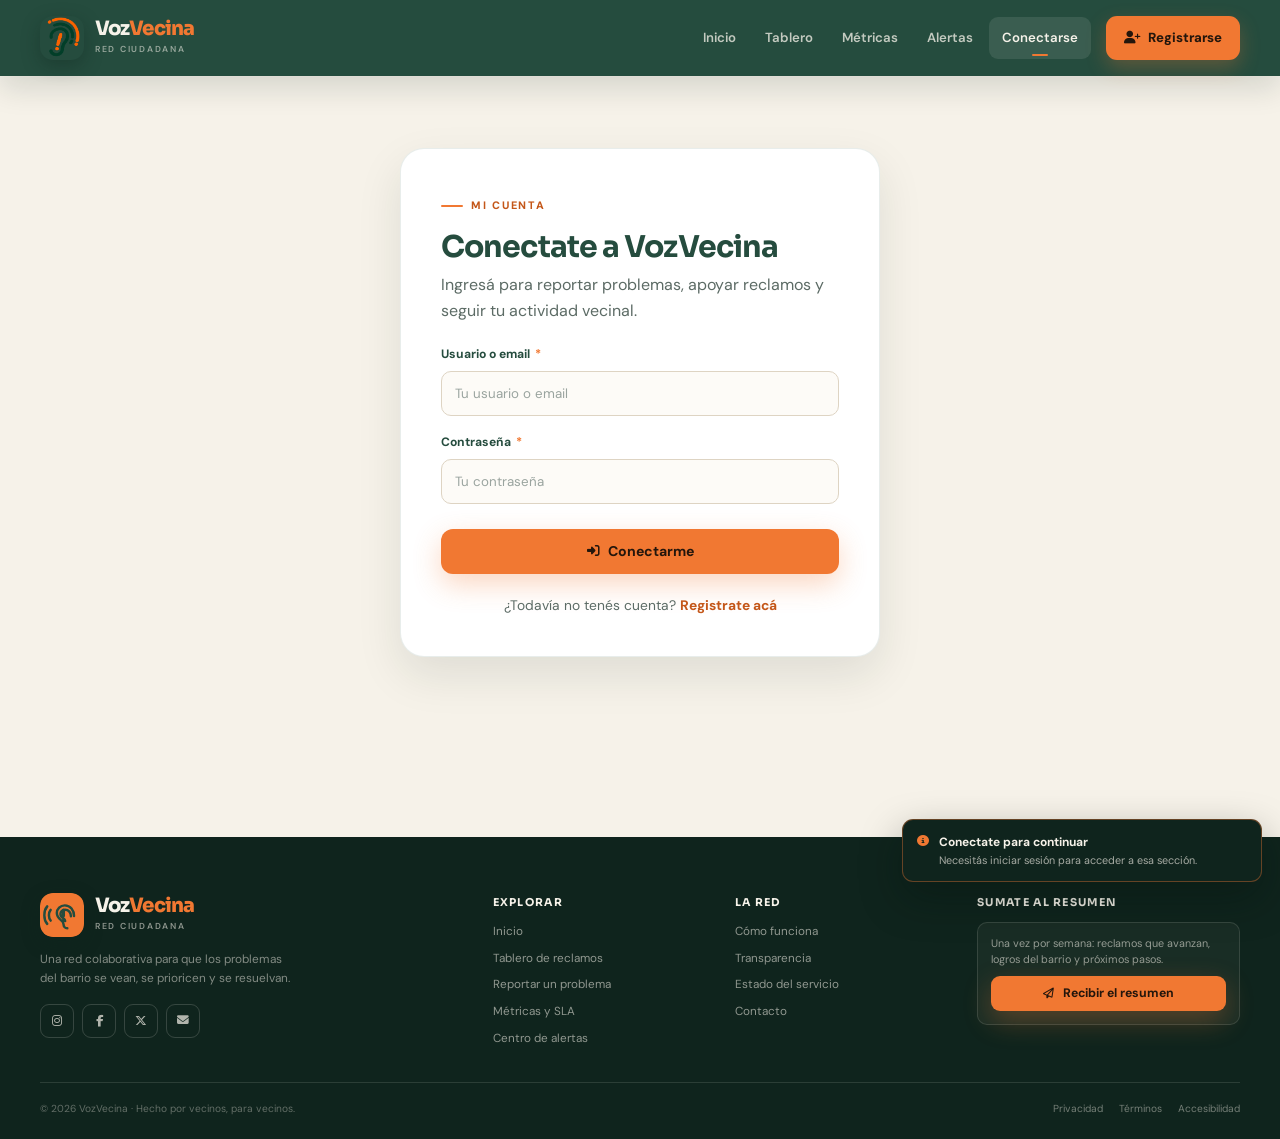
<file: pages/perfil_de_usuario/perfil.html>
<!DOCTYPE html>
<html lang="es">

<head>
  <meta charset="UTF-8">
  <meta name="viewport" content="width=device-width, initial-scale=1.0">
  <title>Mi perfil · VozVecina</title>
  <meta name="description"
    content="Tu perfil en VozVecina: datos personales y actividad vecinal.">
  <meta name="theme-color" content="#254c3e">
  <link rel="icon" type="image/svg+xml" href="../../assets/logo.png">
  <link rel="preconnect" href="https://fonts.googleapis.com">
  <link rel="preconnect" href="https://fonts.gstatic.com" crossorigin>
  <link
    href="https://fonts.googleapis.com/css2?family=DM+Sans:opsz,wght@9..40,400;9..40,500;9..40,600;9..40,700&family=Sora:wght@400;600;700;800&display=swap"
    rel="stylesheet">
  <link rel="stylesheet" href="../../css/w3.css">
  <link rel="stylesheet" href="../../css/fontawesome.min.css">
  <link rel="stylesheet" href="../../css/style.css">
  <script src="../../js/navbar.js" defer></script>
  <script src="../../js/app.js" defer></script>
  <script src="../../js/perfil.js" defer></script>
</head>

<body data-requiere-login="perfil">
  <a class="skip-link" href="#main">Saltar al contenido principal</a>

  <header class="site-header">
    <div class="container nav-wrap">
      <a href="../../index.html" class="brand" aria-label="VozVecina, ir al inicio">
        <img src="../../assets/logo.png" alt="" class="brand-mark" width="44" height="44">
        <span class="brand-copy">
          <span class="brand-name">Voz<span>Vecina</span></span>
          <span class="brand-tag">Red ciudadana</span>
        </span>
      </a>
      <nav class="main-nav" id="main-nav" aria-label="Navegación principal"></nav>
      <div class="user-nav" id="user-container"></div>
      <button class="nav-toggle" type="button" aria-expanded="false" aria-controls="main-nav" aria-label="Abrir menú">
        <i class="fa-solid fa-bars" aria-hidden="true"></i>
      </button>
    </div>
  </header>

  <main id="main">
    <section class="page-hero">
      <div class="container">
        <nav class="breadcrumb" aria-label="Migas de pan">
          <a href="../../index.html">Inicio</a>
          <i class="fa-solid fa-chevron-right" aria-hidden="true"></i>
          <span aria-current="page">Mi perfil</span>
        </nav>
        <div class="page-hero-inner">
          <div>
            <span class="kicker">Mi cuenta</span>
            <h1>Mi perfil</h1>
            <p>Gestioná tu información personal y tu actividad en la red vecinal.</p>
          </div>
        </div>
      </div>
    </section>

    <section class="perfil-workspace">
      <div class="container">
        <div class="perfil-wrap">
          <div class="perfil-card">
            <div class="perfil-top">
              <div class="perfil-avatar-zone">
                <div class="perfil-avatar" id="perf-avatar" aria-live="polite"></div>
                <input type="file" id="input-file-avatar" accept="image/*" hidden>
                <button type="button" id="btn-cambiar-foto" class="btn btn-outline btn-sm"><i class="fa-solid fa-camera" aria-hidden="true"></i> Cambiar foto</button>
              </div>
              <div class="perfil-ident">
                <h2 id="perf-nombre-completo">Cargando usuario…</h2>
                <span class="perfil-badge"><i class="fa-solid fa-circle-check" aria-hidden="true"></i> Vecino/a de la red</span>
                <p class="perfil-miembro">Miembro de VozVecina</p>
              </div>
            </div>

            <div class="perfil-seccion">
              <h3><i class="fa-solid fa-user" aria-hidden="true"></i> Información personal</h3>
              <div class="perfil-fila"><span><i class="fa-solid fa-signature" aria-hidden="true"></i> Nombre de usuario</span><p id="perf-username">-</p></div>
              <div class="perfil-fila"><span><i class="fa-solid fa-envelope" aria-hidden="true"></i> Email</span><p id="perf-email">-</p></div>
              <div class="perfil-fila"><span><i class="fa-solid fa-id-card" aria-hidden="true"></i> Documento</span><p id="perf-doc">-</p></div>
              <div class="perfil-fila"><span><i class="fa-solid fa-location-dot" aria-hidden="true"></i> Localidad</span><p id="perf-localidad">-</p></div>
            </div>

            <div class="perfil-seccion">
              <h3><i class="fa-solid fa-hand-holding-heart" aria-hidden="true"></i> Actividad vecinal</h3>
              <div class="perfil-fila"><span><i class="fa-solid fa-ticket" aria-hidden="true"></i> Reclamos reportados</span><p id="perf-reclamos">-</p></div>
              <div class="perfil-fila"><span><i class="fa-solid fa-arrow-up" aria-hidden="true"></i> Apoyos dados</span><p id="perf-apoyos">-</p></div>
            </div>

            <div class="perfil-acciones">
              <a href="../mis_reclamos/mis_reclamos.html" class="perfil-accion accion-verde">
                <i class="fa-solid fa-ticket" aria-hidden="true"></i>
                <div><strong>Mis reclamos</strong><small>Ver los reclamos que reporté</small></div>
              </a>
              <a href="#" id="btn-perfil-logout" class="perfil-accion accion-naranja">
                <i class="fa-solid fa-right-from-bracket" aria-hidden="true"></i>
                <div><strong>Cerrar sesión</strong><small>Salir de mi cuenta</small></div>
              </a>
            </div>
          </div>

          <div class="perfil-ayuda">
            <div class="perfil-ayuda-texto">
              <i class="fa-solid fa-headset" aria-hidden="true"></i>
              <div><h4>¿Necesitás ayuda?</h4><p>Escribinos y te respondemos a la brevedad.</p></div>
            </div>
            <a href="mailto:hola@vozvecina.org" class="btn btn-outline btn-sm">Contactar soporte</a>
          </div>
        </div>
      </div>
    </section>
  </main>

  <footer class="site-footer">
    <div class="container">
      <div class="footer-grid">
        <div class="footer-brand">
          <a href="../../index.html" class="brand" aria-label="VozVecina, ir al inicio">
            <img src="../../assets/logo.svg" alt="" class="brand-mark" width="44" height="44">
            <span class="brand-copy"><span class="brand-name">Voz<span>Vecina</span></span><span class="brand-tag">Red
                ciudadana</span></span>
          </a>
          <p>Una red colaborativa para que los problemas del barrio se vean, se prioricen y se resuelvan.</p>
          <div class="footer-social">
            <a href="https://instagram.com" target="_blank" rel="noopener" aria-label="VozVecina en Instagram"><i
                class="fa-brands fa-instagram" aria-hidden="true"></i></a>
            <a href="https://facebook.com" target="_blank" rel="noopener" aria-label="VozVecina en Facebook"><i
                class="fa-brands fa-facebook-f" aria-hidden="true"></i></a>
            <a href="https://x.com" target="_blank" rel="noopener" aria-label="VozVecina en X"><i
                class="fa-brands fa-x-twitter" aria-hidden="true"></i></a>
            <a href="mailto:hola@vozvecina.org" aria-label="Escribir a VozVecina"><i class="fa-solid fa-envelope"
                aria-hidden="true"></i></a>
          </div>
        </div>
        <div class="footer-col">
          <h4>Explorar</h4>
          <div class="footer-links">
            <a href="../../index.html">Inicio</a>
            <a href="../../tickets.html">Tablero de reclamos</a>
            <a href="../../reportar.html">Reportar un problema</a>
            <a href="../../metricas.html">Métricas y SLA</a>
            <a href="../../alertas.html">Centro de alertas</a>
          </div>
        </div>
        <div class="footer-col">
          <h4>La red</h4>
          <div class="footer-links">
            <a href="../../index.html#como-funciona">Cómo funciona</a>
            <a href="../../metricas.html">Transparencia</a>
            <a href="../../alertas.html">Estado del servicio</a>
            <a href="mailto:hola@vozvecina.org">Contacto</a>
          </div>
        </div>
        <div class="footer-col">
          <h4>Sumate al resumen</h4>
          <div class="footer-mini">
            <p>Una vez por semana: reclamos que avanzan, logros del barrio y próximos pasos.</p>
            <button type="button" class="btn btn-orange btn-sm" data-demo-toast data-title="Suscripción simulada"
              data-message="En el prototipo no se envían correos reales."><i class="fa-regular fa-paper-plane"
                aria-hidden="true"></i> Recibir el resumen</button>
          </div>
        </div>
      </div>
      <div class="footer-bottom">
        <span>© <span data-year>2026</span> VozVecina · Hecho por vecinos, para vecinos.</span>
        <div class="footer-bottom-links">
          <a href="../../alertas.html">Privacidad</a>
          <a href="../../alertas.html">Términos</a>
          <a href="../../alertas.html">Accesibilidad</a>
        </div>
      </div>
    </div>
  </footer>

  <div id="toastStack" class="toast-stack" aria-live="polite" aria-atomic="false"></div>
</body>

</html>
</file>
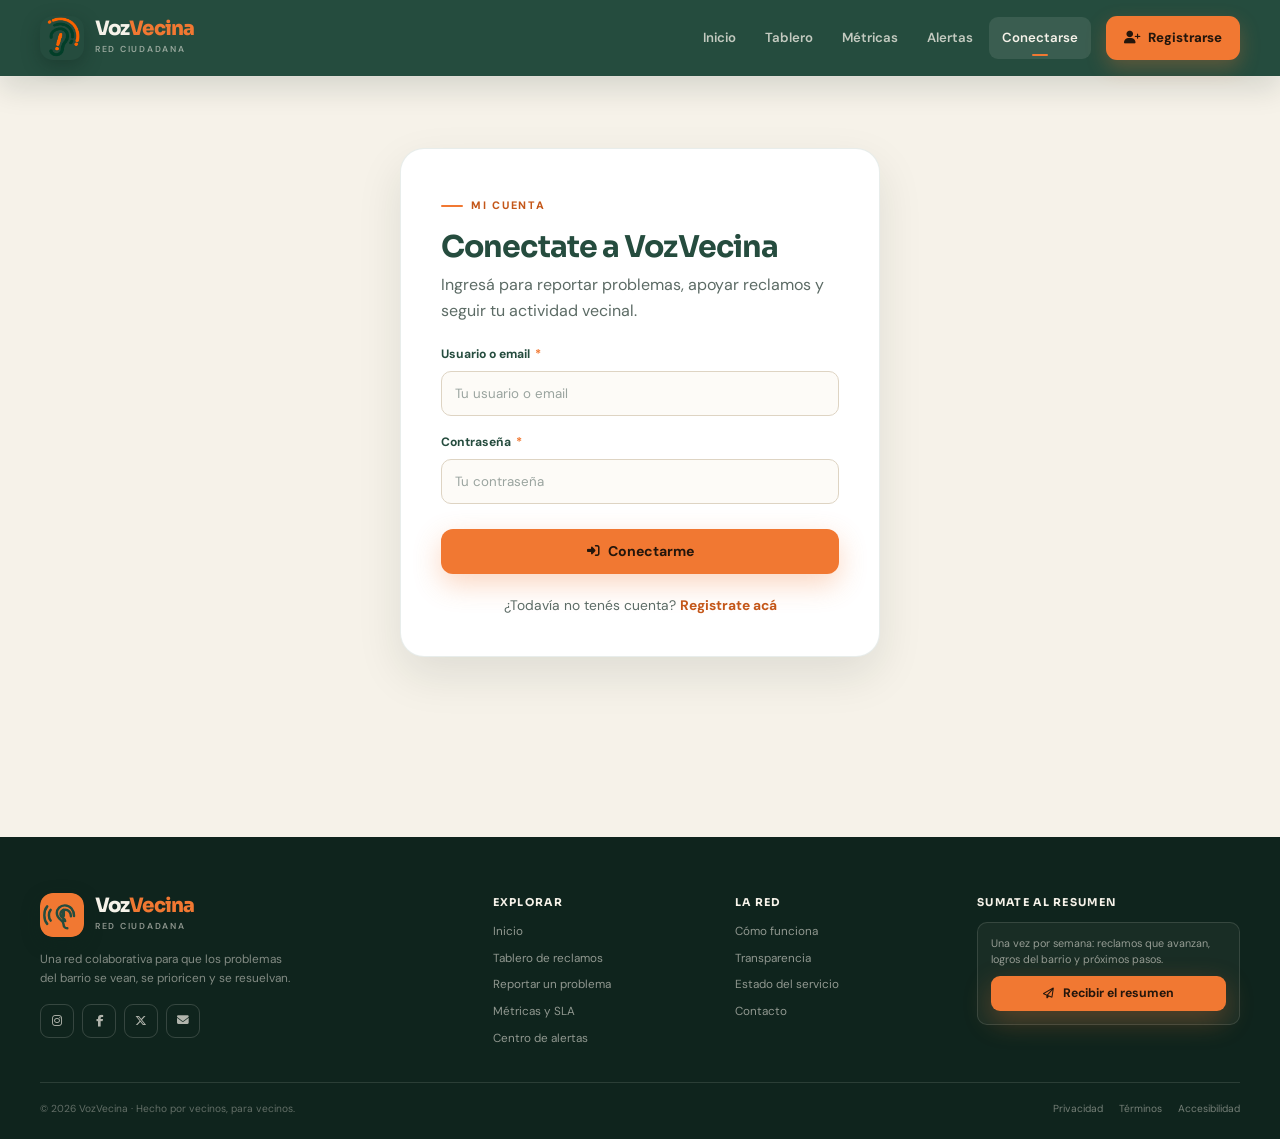
<file: pages/registro_y_login/login.html>
<!DOCTYPE html>
<html lang="es">

<head>
  <meta charset="UTF-8">
  <meta name="viewport" content="width=device-width, initial-scale=1.0">
  <title>Conectarse · VozVecina</title>
  <meta name="description"
    content="Iniciá sesión en VozVecina para reportar y apoyar reclamos de tu barrio.">
  <meta name="theme-color" content="#254c3e">
  <link rel="icon" type="image/svg+xml" href="../../assets/logo.png">
  <link rel="preconnect" href="https://fonts.googleapis.com">
  <link rel="preconnect" href="https://fonts.gstatic.com" crossorigin>
  <link
    href="https://fonts.googleapis.com/css2?family=DM+Sans:opsz,wght@9..40,400;9..40,500;9..40,600;9..40,700&family=Sora:wght@400;600;700;800&display=swap"
    rel="stylesheet">
  <link rel="stylesheet" href="../../css/w3.css">
  <link rel="stylesheet" href="../../css/fontawesome.min.css">
  <link rel="stylesheet" href="../../css/style.css">
  <script src="../../js/navbar.js" defer></script>
  <script src="../../js/app.js" defer></script>
  <script src="../../js/auth.js" defer></script>
</head>

<body>
  <a class="skip-link" href="#main">Saltar al contenido principal</a>

  <header class="site-header">
    <div class="container nav-wrap">
      <a href="../../index.html" class="brand" aria-label="VozVecina, ir al inicio">
        <img src="../../assets/logo.png" alt="" class="brand-mark" width="44" height="44">
        <span class="brand-copy">
          <span class="brand-name">Voz<span>Vecina</span></span>
          <span class="brand-tag">Red ciudadana</span>
        </span>
      </a>
      <nav class="main-nav" id="main-nav" aria-label="Navegación principal"></nav>
      <div class="user-nav" id="user-container"></div>
      <button class="nav-toggle" type="button" aria-expanded="false" aria-controls="main-nav" aria-label="Abrir menú">
        <i class="fa-solid fa-bars" aria-hidden="true"></i>
      </button>
    </div>
  </header>

  <main id="main">
    <section class="auth-workspace">
      <div class="container">
        <div class="auth-card">
          <span class="kicker">Mi cuenta</span>
          <h1>Conectate a VozVecina</h1>
          <p class="auth-lead">Ingresá para reportar problemas, apoyar reclamos y seguir tu actividad vecinal.</p>
          <form id="form-login" novalidate>
            <div class="form-alert" role="alert" hidden>
              <i class="fa-solid fa-triangle-exclamation" aria-hidden="true"></i>
              <span></span>
            </div>
            <div class="field">
                <label for="login-user">Usuario o email <span class="req" aria-hidden="true">*</span></label>
                <input class="input" type="text" id="login-user" name="login-user" placeholder="Tu usuario o email" autocomplete="username" required >
              </div>
            <div class="field">
                <label for="login-password">Contraseña <span class="req" aria-hidden="true">*</span></label>
                <input class="input" type="password" id="login-password" name="login-password" placeholder="Tu contraseña" autocomplete="current-password" required >
              </div>
            <button type="submit" class="btn btn-orange btn-block"><i class="fa-solid fa-right-to-bracket" aria-hidden="true"></i> Conectarme</button>
          </form>
          <p class="auth-switch">¿Todavía no tenés cuenta? <a href="registro.html">Registrate acá</a></p>
        </div>
      </div>
    </section>
  </main>

  <footer class="site-footer">
    <div class="container">
      <div class="footer-grid">
        <div class="footer-brand">
          <a href="../../index.html" class="brand" aria-label="VozVecina, ir al inicio">
            <img src="../../assets/logo.svg" alt="" class="brand-mark" width="44" height="44">
            <span class="brand-copy"><span class="brand-name">Voz<span>Vecina</span></span><span class="brand-tag">Red
                ciudadana</span></span>
          </a>
          <p>Una red colaborativa para que los problemas del barrio se vean, se prioricen y se resuelvan.</p>
          <div class="footer-social">
            <a href="https://instagram.com" target="_blank" rel="noopener" aria-label="VozVecina en Instagram"><i
                class="fa-brands fa-instagram" aria-hidden="true"></i></a>
            <a href="https://facebook.com" target="_blank" rel="noopener" aria-label="VozVecina en Facebook"><i
                class="fa-brands fa-facebook-f" aria-hidden="true"></i></a>
            <a href="https://x.com" target="_blank" rel="noopener" aria-label="VozVecina en X"><i
                class="fa-brands fa-x-twitter" aria-hidden="true"></i></a>
            <a href="mailto:hola@vozvecina.org" aria-label="Escribir a VozVecina"><i class="fa-solid fa-envelope"
                aria-hidden="true"></i></a>
          </div>
        </div>
        <div class="footer-col">
          <h4>Explorar</h4>
          <div class="footer-links">
            <a href="../../index.html">Inicio</a>
            <a href="../../tickets.html">Tablero de reclamos</a>
            <a href="../../reportar.html">Reportar un problema</a>
            <a href="../../metricas.html">Métricas y SLA</a>
            <a href="../../alertas.html">Centro de alertas</a>
          </div>
        </div>
        <div class="footer-col">
          <h4>La red</h4>
          <div class="footer-links">
            <a href="../../index.html#como-funciona">Cómo funciona</a>
            <a href="../../metricas.html">Transparencia</a>
            <a href="../../alertas.html">Estado del servicio</a>
            <a href="mailto:hola@vozvecina.org">Contacto</a>
          </div>
        </div>
        <div class="footer-col">
          <h4>Sumate al resumen</h4>
          <div class="footer-mini">
            <p>Una vez por semana: reclamos que avanzan, logros del barrio y próximos pasos.</p>
            <button type="button" class="btn btn-orange btn-sm" data-demo-toast data-title="Suscripción simulada"
              data-message="En el prototipo no se envían correos reales."><i class="fa-regular fa-paper-plane"
                aria-hidden="true"></i> Recibir el resumen</button>
          </div>
        </div>
      </div>
      <div class="footer-bottom">
        <span>© <span data-year>2026</span> VozVecina · Hecho por vecinos, para vecinos.</span>
        <div class="footer-bottom-links">
          <a href="../../alertas.html">Privacidad</a>
          <a href="../../alertas.html">Términos</a>
          <a href="../../alertas.html">Accesibilidad</a>
        </div>
      </div>
    </div>
  </footer>

  <div id="toastStack" class="toast-stack" aria-live="polite" aria-atomic="false"></div>
</body>

</html>
</file>
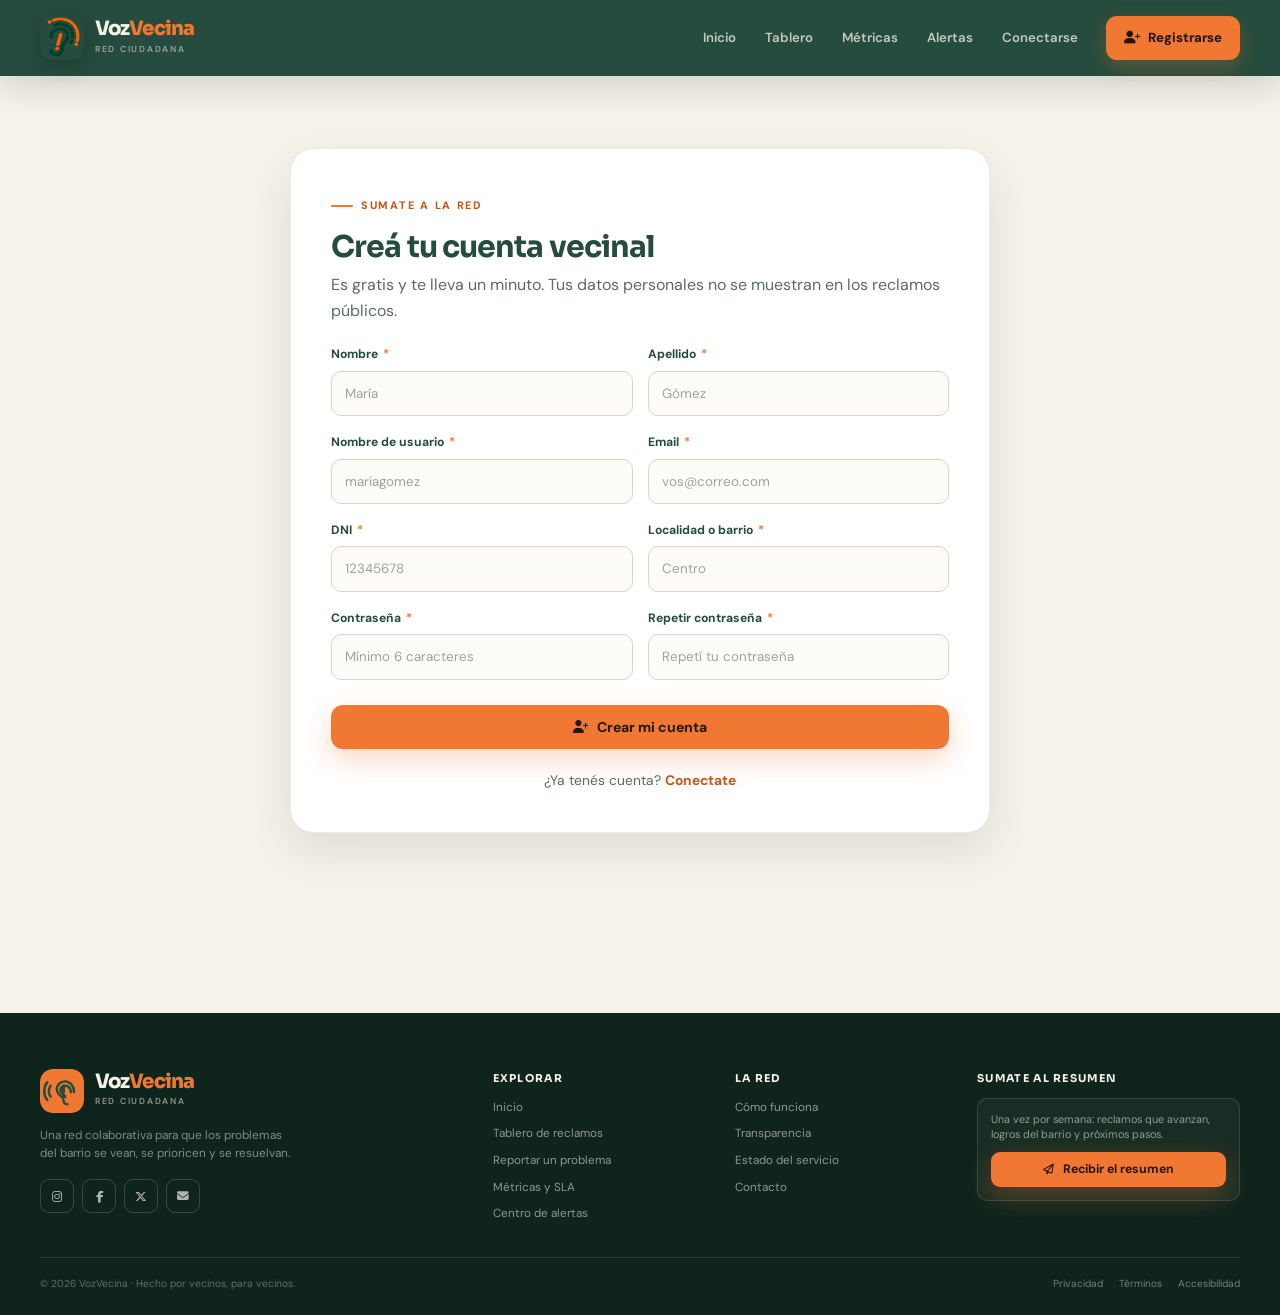
<file: pages/registro_y_login/registro.html>
<!DOCTYPE html>
<html lang="es">

<head>
  <meta charset="UTF-8">
  <meta name="viewport" content="width=device-width, initial-scale=1.0">
  <title>Registrarse · VozVecina</title>
  <meta name="description"
    content="Creá tu cuenta en VozVecina y empezá a participar en los reclamos de tu barrio.">
  <meta name="theme-color" content="#254c3e">
  <link rel="icon" type="image/svg+xml" href="../../assets/logo.png">
  <link rel="preconnect" href="https://fonts.googleapis.com">
  <link rel="preconnect" href="https://fonts.gstatic.com" crossorigin>
  <link
    href="https://fonts.googleapis.com/css2?family=DM+Sans:opsz,wght@9..40,400;9..40,500;9..40,600;9..40,700&family=Sora:wght@400;600;700;800&display=swap"
    rel="stylesheet">
  <link rel="stylesheet" href="../../css/w3.css">
  <link rel="stylesheet" href="../../css/fontawesome.min.css">
  <link rel="stylesheet" href="../../css/style.css">
  <script src="../../js/navbar.js" defer></script>
  <script src="../../js/app.js" defer></script>
  <script src="../../js/auth.js" defer></script>
</head>

<body>
  <a class="skip-link" href="#main">Saltar al contenido principal</a>

  <header class="site-header">
    <div class="container nav-wrap">
      <a href="../../index.html" class="brand" aria-label="VozVecina, ir al inicio">
        <img src="../../assets/logo.png" alt="" class="brand-mark" width="44" height="44">
        <span class="brand-copy">
          <span class="brand-name">Voz<span>Vecina</span></span>
          <span class="brand-tag">Red ciudadana</span>
        </span>
      </a>
      <nav class="main-nav" id="main-nav" aria-label="Navegación principal"></nav>
      <div class="user-nav" id="user-container"></div>
      <button class="nav-toggle" type="button" aria-expanded="false" aria-controls="main-nav" aria-label="Abrir menú">
        <i class="fa-solid fa-bars" aria-hidden="true"></i>
      </button>
    </div>
  </header>

  <main id="main">
    <section class="auth-workspace">
      <div class="container">
        <div class="auth-card auth-card-wide">
          <span class="kicker">Sumate a la red</span>
          <h1>Creá tu cuenta vecinal</h1>
          <p class="auth-lead">Es gratis y te lleva un minuto. Tus datos personales no se muestran en los reclamos públicos.</p>
          <form id="form-registro" novalidate>
            <div class="form-alert" role="alert" hidden>
              <i class="fa-solid fa-triangle-exclamation" aria-hidden="true"></i>
              <span></span>
            </div>
            <div class="field-row">
              <div class="field">
                <label for="reg-nombre">Nombre <span class="req" aria-hidden="true">*</span></label>
                <input class="input" type="text" id="reg-nombre" name="reg-nombre" placeholder="María" autocomplete="given-name" required >
              </div>
              <div class="field">
                <label for="reg-apellido">Apellido <span class="req" aria-hidden="true">*</span></label>
                <input class="input" type="text" id="reg-apellido" name="reg-apellido" placeholder="Gómez" autocomplete="family-name" required >
              </div>
            </div>
            <div class="field-row">
              <div class="field">
                <label for="reg-username">Nombre de usuario <span class="req" aria-hidden="true">*</span></label>
                <input class="input" type="text" id="reg-username" name="reg-username" placeholder="mariagomez" autocomplete="username" required maxlength="20">
              </div>
              <div class="field">
                <label for="reg-email">Email <span class="req" aria-hidden="true">*</span></label>
                <input class="input" type="email" id="reg-email" name="reg-email" placeholder="vos@correo.com" autocomplete="email" required >
              </div>
            </div>
            <div class="field-row">
              <div class="field">
                <label for="reg-documento">DNI <span class="req" aria-hidden="true">*</span></label>
                <input class="input" type="text" id="reg-documento" name="reg-documento" placeholder="12345678" autocomplete="off" required inputmode="numeric" maxlength="9">
              </div>
              <div class="field">
                <label for="reg-localidad">Localidad o barrio <span class="req" aria-hidden="true">*</span></label>
                <input class="input" type="text" id="reg-localidad" name="reg-localidad" placeholder="Centro" autocomplete="address-level2" required >
              </div>
            </div>
            <div class="field-row">
              <div class="field">
                <label for="reg-password">Contraseña <span class="req" aria-hidden="true">*</span></label>
                <input class="input" type="password" id="reg-password" name="reg-password" placeholder="Mínimo 6 caracteres" autocomplete="new-password" required >
              </div>
              <div class="field">
                <label for="reg-password2">Repetir contraseña <span class="req" aria-hidden="true">*</span></label>
                <input class="input" type="password" id="reg-password2" name="reg-password2" placeholder="Repetí tu contraseña" autocomplete="new-password" required >
              </div>
            </div>
            <button type="submit" class="btn btn-orange btn-block"><i class="fa-solid fa-user-plus" aria-hidden="true"></i> Crear mi cuenta</button>
          </form>
          <p class="auth-switch">¿Ya tenés cuenta? <a href="login.html">Conectate</a></p>
        </div>
      </div>
    </section>
  </main>

  <footer class="site-footer">
    <div class="container">
      <div class="footer-grid">
        <div class="footer-brand">
          <a href="../../index.html" class="brand" aria-label="VozVecina, ir al inicio">
            <img src="../../assets/logo.svg" alt="" class="brand-mark" width="44" height="44">
            <span class="brand-copy"><span class="brand-name">Voz<span>Vecina</span></span><span class="brand-tag">Red
                ciudadana</span></span>
          </a>
          <p>Una red colaborativa para que los problemas del barrio se vean, se prioricen y se resuelvan.</p>
          <div class="footer-social">
            <a href="https://instagram.com" target="_blank" rel="noopener" aria-label="VozVecina en Instagram"><i
                class="fa-brands fa-instagram" aria-hidden="true"></i></a>
            <a href="https://facebook.com" target="_blank" rel="noopener" aria-label="VozVecina en Facebook"><i
                class="fa-brands fa-facebook-f" aria-hidden="true"></i></a>
            <a href="https://x.com" target="_blank" rel="noopener" aria-label="VozVecina en X"><i
                class="fa-brands fa-x-twitter" aria-hidden="true"></i></a>
            <a href="mailto:hola@vozvecina.org" aria-label="Escribir a VozVecina"><i class="fa-solid fa-envelope"
                aria-hidden="true"></i></a>
          </div>
        </div>
        <div class="footer-col">
          <h4>Explorar</h4>
          <div class="footer-links">
            <a href="../../index.html">Inicio</a>
            <a href="../../tickets.html">Tablero de reclamos</a>
            <a href="../../reportar.html">Reportar un problema</a>
            <a href="../../metricas.html">Métricas y SLA</a>
            <a href="../../alertas.html">Centro de alertas</a>
          </div>
        </div>
        <div class="footer-col">
          <h4>La red</h4>
          <div class="footer-links">
            <a href="../../index.html#como-funciona">Cómo funciona</a>
            <a href="../../metricas.html">Transparencia</a>
            <a href="../../alertas.html">Estado del servicio</a>
            <a href="mailto:hola@vozvecina.org">Contacto</a>
          </div>
        </div>
        <div class="footer-col">
          <h4>Sumate al resumen</h4>
          <div class="footer-mini">
            <p>Una vez por semana: reclamos que avanzan, logros del barrio y próximos pasos.</p>
            <button type="button" class="btn btn-orange btn-sm" data-demo-toast data-title="Suscripción simulada"
              data-message="En el prototipo no se envían correos reales."><i class="fa-regular fa-paper-plane"
                aria-hidden="true"></i> Recibir el resumen</button>
          </div>
        </div>
      </div>
      <div class="footer-bottom">
        <span>© <span data-year>2026</span> VozVecina · Hecho por vecinos, para vecinos.</span>
        <div class="footer-bottom-links">
          <a href="../../alertas.html">Privacidad</a>
          <a href="../../alertas.html">Términos</a>
          <a href="../../alertas.html">Accesibilidad</a>
        </div>
      </div>
    </div>
  </footer>

  <div id="toastStack" class="toast-stack" aria-live="polite" aria-atomic="false"></div>
</body>

</html>
</file>
<file: pages/mis_reclamos/mis_reclamos.css>
/* ==========================================================================
   VozVecina · Mis reclamos (acordeones)
   ========================================================================== */
.mr-workspace {
  padding: clamp(28px, 5vw, 56px) 0 clamp(48px, 7vw, 88px);
}

.mr-lista {
  max-width: 860px;
  margin: 0 auto;
}

.mr-acordion {
  margin-bottom: 16px;
}

/* Encabezado del acordeón */
.mr-header {
  display: flex;
  align-items: center;
  justify-content: space-between;
  gap: 16px;
  width: 100%;
  padding: 18px 22px;
  border: 1px solid var(--borde-fuerte);
  border-radius: var(--radio-sm);
  background: #fff;
  color: var(--tinta);
  font: inherit;
  text-align: left;
  cursor: pointer;
  transition: border-color var(--transicion), box-shadow var(--transicion);
}

.mr-header:hover {
  border-color: var(--verde);
  box-shadow: 0 4px 14px rgba(18, 42, 34, 0.08);
}

.mr-header.active {
  border-color: var(--verde);
  border-radius: var(--radio-sm) var(--radio-sm) 0 0;
  box-shadow: 0 8px 20px rgba(18, 42, 34, 0.10);
}

.mr-titulo {
  display: flex;
  flex-direction: column;
  gap: 4px;
  min-width: 0;
}

.mr-id {
  color: var(--naranja-700);
  font-size: 0.74rem;
  font-weight: 800;
  letter-spacing: 0.08em;
}

.mr-nombre {
  color: var(--verde);
  font-family: var(--fuente-display);
  font-size: 1.05rem;
  font-weight: 700;
  overflow-wrap: anywhere;
}

.mr-meta {
  display: flex;
  align-items: center;
  gap: 14px;
  flex-shrink: 0;
}

.mr-flecha {
  color: var(--verde-600);
  font-size: 0.85rem;
  transition: transform 0.3s ease;
}

.mr-header.active .mr-flecha {
  transform: rotate(180deg);
}

/* Contenido desplegable */
.mr-content {
  max-height: 0;
  overflow: hidden;
  border: 1px solid var(--borde-fuerte);
  border-top: 0;
  border-radius: 0 0 var(--radio-sm) var(--radio-sm);
  background: var(--crema);
  transition: max-height 0.4s ease;
}

.mr-content.active {
  max-height: 200rem;
  border-color: var(--verde);
}

.mr-detalle {
  padding: 24px;
}

.mr-fila {
  display: flex;
  align-items: baseline;
  gap: 16px;
  padding: 10px 0;
  border-bottom: 1px dashed var(--arena-oscura);
}

.mr-fila h3 {
  width: 110px;
  flex-shrink: 0;
  color: var(--gris);
  font-family: var(--fuente-cuerpo);
  font-size: 0.88rem;
  font-weight: 600;
}

.mr-fila p {
  flex: 1;
  color: var(--tinta);
  font-weight: 600;
  overflow-wrap: anywhere;
}

.mr-descripcion {
  margin-top: 18px;
  padding: 16px 18px;
  border-radius: var(--radio-sm);
  background: #fff;
  border: 1px solid var(--borde);
  color: var(--tinta);
  line-height: 1.6;
  overflow-wrap: anywhere;
}

.mr-fotos {
  display: grid;
  grid-template-columns: repeat(auto-fill, minmax(130px, 1fr));
  gap: 10px;
  margin-top: 16px;
}

.mr-fotos img {
  width: 100%;
  aspect-ratio: 4 / 3;
  object-fit: cover;
  border-radius: var(--radio-sm);
  border: 1px solid var(--borde);
}

.mr-badges {
  display: flex;
  flex-wrap: wrap;
  gap: 8px;
  margin-top: 18px;
  padding-top: 16px;
  border-top: 1px solid var(--borde-fuerte);
}

.mr-badges span {
  padding: 5px 13px;
  border-radius: 999px;
  background: var(--verde-100);
  color: var(--verde);
  font-size: 0.8rem;
  font-weight: 700;
}

.mr-badges .badge-naranja {
  background: var(--naranja-100);
  color: var(--naranja-700);
}

/* Estado vacío */
.mr-vacio {
  padding: clamp(32px, 6vw, 56px) 24px;
  border: 1px dashed var(--arena-oscura);
  border-radius: var(--radio);
  background: #fff;
  text-align: center;
}

.mr-vacio i {
  margin-bottom: 14px;
  color: var(--verde-300);
  font-size: 2.4rem;
}

.mr-vacio h2 {
  margin-bottom: 8px;
  color: var(--verde);
  font-size: 1.3rem;
}

.mr-vacio p {
  margin-bottom: 20px;
  color: var(--gris);
}

@media (max-width: 580px) {
  .mr-header {
    padding: 15px;
  }

  .mr-detalle {
    padding: 16px;
  }

  .mr-fila {
    flex-direction: column;
    gap: 2px;
  }

  .mr-fila h3 {
    width: 100%;
  }
}
</file>
<file: css/style.css>
/* ==========================================================================
   VOZ VECINA — Sistema de diseño
   Red colaborativa ciudadana · Prototipo de mediana/alta fidelidad
   Base: W3.CSS · CSS nativo · Mobile-first
   ========================================================================== */

/* --------------------------------------------------------------------------
   1. Tokens de diseño
   -------------------------------------------------------------------------- */
:root {
  --verde-950: #0f241d;
  --verde-900: #17352b;
  --verde-800: #1d4133;
  --verde: #254c3e;
  --verde-600: #326454;
  --verde-300: #9db9ae;
  --verde-100: #e3ece7;
  --naranja: #f17832;
  --naranja-700: #c45719;
  --naranja-100: #fde8db;
  --crema: #f6f2e9;
  --arena: #ece5d7;
  --arena-oscura: #d9cdb8;
  --tinta: #1b2a25;
  --gris: #5c6b65;
  --gris-claro: #8a958f;
  --blanco: #ffffff;
  --borde: rgba(37, 76, 62, 0.10);
  --borde-fuerte: #ded4c3;
  --sombra: 0 18px 45px rgba(18, 42, 34, 0.10);
  --sombra-alta: 0 28px 70px rgba(15, 36, 29, 0.20);
  --radio: 18px;
  --radio-sm: 11px;
  --radio-xl: 24px;
  --fuente-display: "Sora", "Segoe UI", Tahoma, sans-serif;
  --fuente-cuerpo: "DM Sans", "Segoe UI", Tahoma, sans-serif;
  --transicion: 180ms ease;
}

/* --------------------------------------------------------------------------
   2. Base
   -------------------------------------------------------------------------- */
*,
*::before,
*::after {
  box-sizing: border-box;
}

html {
  scroll-behavior: smooth;
  -webkit-text-size-adjust: 100%;
}

body {
  margin: 0;
  font-family: var(--fuente-cuerpo);
  font-size: 16px;
  line-height: 1.6;
  color: var(--tinta);
  background-color: var(--crema);
  overflow-x: hidden;
}

body.menu-abierto {
  overflow: hidden;
}

img {
  display: block;
  max-width: 100%;
}

button,
input,
select,
textarea {
  font: inherit;
}

button {
  cursor: pointer;
}

a {
  color: var(--verde-600);
  text-decoration: none;
  transition: color var(--transicion);
}

a:hover {
  color: var(--naranja-700);
}

h1,
h2,
h3,
h4,
h5,
h6 {
  margin: 0 0 0.55em;
  font-family: var(--fuente-display);
  font-weight: 700;
  line-height: 1.12;
  letter-spacing: -0.03em;
  color: var(--verde);
}

h1 {
  font-size: clamp(2rem, 4vw, 3.1rem);
}

h2 {
  font-size: clamp(1.55rem, 2.8vw, 2.25rem);
}

h3 {
  font-size: clamp(1.05rem, 1.6vw, 1.25rem);
}

h4 {
  font-size: 1rem;
}

p {
  margin: 0 0 1rem;
}

p:last-child {
  margin-bottom: 0;
}

::selection {
  background: var(--naranja);
  color: var(--verde-950);
}

:focus-visible {
  outline: 3px solid var(--naranja);
  outline-offset: 3px;
  border-radius: 4px;
}

hr {
  border: 0;
  border-top: 1px solid var(--borde);
  margin: 24px 0;
}

/* --------------------------------------------------------------------------
   3. Utilidades y layout
   -------------------------------------------------------------------------- */
.container {
  width: min(100% - 40px, 1200px);
  margin-inline: auto;
}

.section {
  padding: clamp(48px, 7vw, 84px) 0;
}

.section-tight {
  padding: clamp(32px, 4vw, 52px) 0;
}

.section-head {
  display: flex;
  align-items: flex-end;
  justify-content: space-between;
  gap: 24px;
  margin-bottom: clamp(24px, 3.5vw, 38px);
}

.section-head h2 {
  margin-bottom: 6px;
  max-width: 20ch;
}

.section-head p {
  margin: 0;
  max-width: 58ch;
  color: var(--gris);
  font-size: 0.96rem;
}

.kicker {
  display: inline-flex;
  align-items: center;
  gap: 8px;
  margin-bottom: 10px;
  font-size: 0.72rem;
  font-weight: 800;
  letter-spacing: 0.16em;
  text-transform: uppercase;
  color: var(--naranja-700);
}

.kicker::before {
  content: "";
  width: 22px;
  height: 2px;
  background: var(--naranja);
  border-radius: 999px;
}

.muted {
  color: var(--gris);
}

.text-orange {
  color: var(--naranja-700);
}

.text-verde {
  color: var(--verde);
}

.nowrap {
  white-space: nowrap;
}

.sr-only {
  position: absolute !important;
  width: 1px;
  height: 1px;
  padding: 0;
  margin: -1px;
  overflow: hidden;
  clip: rect(0, 0, 0, 0);
  white-space: nowrap;
  border: 0;
}

.skip-link {
  position: fixed;
  top: 10px;
  left: 10px;
  z-index: 200;
  padding: 10px 16px;
  background: var(--naranja);
  color: var(--verde-950);
  font-weight: 700;
  border-radius: 9px;
  transform: translateY(-160%);
  transition: transform var(--transicion);
}

.skip-link:focus {
  transform: translateY(0);
  color: var(--verde-950);
}

/* --------------------------------------------------------------------------
   4. Botones y enlaces-acción
   -------------------------------------------------------------------------- */
.btn {
  display: inline-flex;
  align-items: center;
  justify-content: center;
  gap: 9px;
  padding: 13px 22px;
  border: 1px solid transparent;
  border-radius: 12px;
  font-family: var(--fuente-cuerpo);
  font-size: 0.94rem;
  font-weight: 700;
  line-height: 1.2;
  text-align: center;
  text-decoration: none !important;
  white-space: nowrap;
  transition: transform var(--transicion), background-color var(--transicion),
    box-shadow var(--transicion), border-color var(--transicion), color var(--transicion);
}

.btn i {
  font-size: 0.88em;
}

.btn:hover {
  transform: translateY(-2px);
}

.btn:active {
  transform: translateY(0);
}

.btn-orange {
  background: var(--naranja);
  color: #24160c;
  box-shadow: 0 10px 28px rgba(241, 120, 50, 0.30);
}

.btn-orange:hover {
  background: #ff8744;
  color: #24160c;
  box-shadow: 0 14px 34px rgba(241, 120, 50, 0.38);
}

.btn-green {
  background: var(--verde);
  color: var(--crema);
}

.btn-green:hover {
  background: var(--verde-800);
  color: var(--crema);
}

.btn-outline-light {
  background: rgba(255, 255, 255, 0.04);
  border-color: rgba(246, 242, 233, 0.30);
  color: var(--crema);
}

.btn-outline-light:hover {
  background: rgba(255, 255, 255, 0.12);
  border-color: rgba(246, 242, 233, 0.55);
  color: var(--crema);
}

.btn-outline {
  background: transparent;
  border-color: var(--borde-fuerte);
  color: var(--verde);
}

.btn-outline:hover {
  border-color: var(--verde);
  background: #fff;
  color: var(--verde);
}

.btn-block {
  width: 100%;
}

.btn-sm {
  padding: 9px 15px;
  border-radius: 9px;
  font-size: 0.82rem;
}

.btn-lg {
  padding: 15px 26px;
  font-size: 1rem;
}

.btn[disabled],
.btn.is-disabled {
  opacity: 0.45;
  pointer-events: none;
}

.link-arrow {
  display: inline-flex;
  align-items: center;
  gap: 7px;
  font-size: 0.88rem;
  font-weight: 700;
  color: var(--verde);
}

.link-arrow i {
  transition: transform var(--transicion);
}

.link-arrow:hover {
  color: var(--naranja-700);
}

.link-arrow:hover i {
  transform: translateX(3px);
}

/* --------------------------------------------------------------------------
   5. Cabecera y navegación
   -------------------------------------------------------------------------- */
.site-header {
  position: sticky;
  top: 0;
  z-index: 60;
  background: var(--verde);
  color: var(--crema);
  box-shadow: 0 1px 0 rgba(246, 242, 233, 0.10), 0 12px 30px rgba(15, 36, 29, 0.14);
}

.nav-wrap {
  position: relative;
  display: flex;
  align-items: center;
  justify-content: space-between;
  gap: 24px;
  min-height: 76px;
}

.brand {
  display: inline-flex;
  align-items: center;
  gap: 11px;
  color: var(--crema);
  text-decoration: none;
  flex-shrink: 0;
}

.brand:hover {
  color: var(--crema);
}

.brand-mark {
  width: 44px;
  height: 44px;
  border-radius: 13px;
  box-shadow: 0 6px 18px rgba(15, 36, 29, 0.35);
}

.brand-name {
  display: block;
  font-family: var(--fuente-display);
  font-size: 1.32rem;
  font-weight: 800;
  line-height: 1;
  letter-spacing: -0.045em;
  color: var(--crema);
}

.brand-name span {
  color: var(--naranja);
}

.brand-tag {
  display: block;
  margin-top: 4px;
  font-size: 0.58rem;
  font-weight: 600;
  letter-spacing: 0.20em;
  text-transform: uppercase;
  color: rgba(246, 242, 233, 0.55);
}

.main-nav {
  display: flex;
  align-items: center;
  gap: 3px;
}

.main-nav a:not(.nav-cta) {
  position: relative;
  padding: 10px 13px;
  border-radius: 9px;
  color: rgba(246, 242, 233, 0.76);
  font-size: 0.88rem;
  font-weight: 600;
  text-decoration: none;
  transition: background-color var(--transicion), color var(--transicion);
}

.main-nav a:not(.nav-cta):hover {
  background: rgba(255, 255, 255, 0.08);
  color: var(--crema);
}

.main-nav a[aria-current="page"]:not(.nav-cta) {
  background: rgba(246, 242, 233, 0.10);
  color: var(--crema);
}

.main-nav a[aria-current="page"]:not(.nav-cta)::after {
  content: "";
  position: absolute;
  left: 50%;
  bottom: 3px;
  width: 16px;
  height: 2px;
  border-radius: 999px;
  background: var(--naranja);
  transform: translateX(-50%);
}

.nav-cta {
  display: inline-flex;
  align-items: center;
  gap: 8px;
  margin-left: 12px;
  padding: 11px 18px;
  border-radius: 11px;
  background: var(--naranja);
  color: #24160c;
  font-size: 0.88rem;
  font-weight: 800;
  text-decoration: none;
  box-shadow: 0 8px 20px rgba(241, 120, 50, 0.28);
  transition: background-color var(--transicion), transform var(--transicion);
}

.nav-cta:hover {
  background: #ff8744;
  color: #24160c;
  transform: translateY(-1px);
}

.nav-toggle {
  display: none;
  align-items: center;
  justify-content: center;
  width: 44px;
  height: 44px;
  border: 1px solid rgba(246, 242, 233, 0.28);
  border-radius: 10px;
  background: transparent;
  color: var(--crema);
  font-size: 1.05rem;
}

.nav-toggle:hover {
  background: rgba(255, 255, 255, 0.08);
}

@media (max-width: 980px) {
  .nav-toggle {
    display: inline-flex;
  }

  .main-nav {
    position: absolute;
    top: calc(100% + 1px);
    left: 0;
    right: 0;
    display: none;
    flex-direction: column;
    align-items: stretch;
    gap: 3px;
    padding: 14px 20px 20px;
    background: var(--verde-900);
    border-top: 1px solid rgba(246, 242, 233, 0.10);
    border-radius: 0 0 18px 18px;
    box-shadow: 0 24px 40px rgba(8, 22, 17, 0.35);
  }

  .main-nav.is-open {
    display: flex;
  }

  .main-nav a:not(.nav-cta) {
    padding: 13px 12px;
    font-size: 0.95rem;
  }

  .main-nav a[aria-current="page"]:not(.nav-cta)::after {
    display: none;
  }

  .nav-cta {
    justify-content: center;
    margin: 8px 0 0;
    padding: 13px 18px;
  }
}

/* --------------------------------------------------------------------------
   6. Hero
   -------------------------------------------------------------------------- */
.hero {
  position: relative;
  overflow: hidden;
  padding: clamp(48px, 7vw, 88px) 0 clamp(54px, 7vw, 96px);
  background:
    radial-gradient(ellipse 70% 90% at 92% 8%, rgba(241, 120, 50, 0.16), transparent 60%),
    linear-gradient(160deg, var(--verde-800) 0%, var(--verde) 52%, var(--verde-900) 100%);
  color: var(--crema);
}

.hero::before {
  content: "";
  position: absolute;
  top: -320px;
  right: -240px;
  width: 700px;
  height: 700px;
  border: 1px solid rgba(246, 242, 233, 0.10);
  border-radius: 50%;
  box-shadow:
    0 0 0 90px rgba(246, 242, 233, 0.028),
    0 0 0 180px rgba(246, 242, 233, 0.022);
  pointer-events: none;
}

.hero::after {
  content: "";
  position: absolute;
  inset: 0;
  background-image: radial-gradient(rgba(246, 242, 233, 0.16) 1px, transparent 1px);
  background-size: 26px 26px;
  opacity: 0.16;
  mask-image: linear-gradient(120deg, #000 0%, transparent 52%);
  pointer-events: none;
}

.hero .container {
  position: relative;
  z-index: 1;
}

.hero-grid {
  display: grid;
  grid-template-columns: minmax(0, 1.06fr) minmax(0, 0.94fr);
  align-items: center;
  gap: clamp(32px, 5vw, 72px);
}

.eyebrow {
  display: inline-flex;
  align-items: center;
  gap: 9px;
  padding: 7px 13px;
  border: 1px solid rgba(241, 120, 50, 0.32);
  border-radius: 999px;
  background: rgba(241, 120, 50, 0.12);
  color: #ffd3b6;
  font-size: 0.70rem;
  font-weight: 700;
  letter-spacing: 0.08em;
  text-transform: uppercase;
}

.eyebrow-dot {
  width: 7px;
  height: 7px;
  border-radius: 50%;
  background: var(--naranja);
  box-shadow: 0 0 0 4px rgba(241, 120, 50, 0.18);
  animation: latido 2.4s ease-in-out infinite;
}

.hero h1 {
  max-width: 14ch;
  margin: 0.55em 0 0.35em;
  color: var(--crema);
  font-size: clamp(2.45rem, 5.3vw, 4.25rem);
  line-height: 1.02;
  letter-spacing: -0.045em;
}

.hero h1 .acento {
  position: relative;
  color: var(--naranja);
  white-space: nowrap;
}

.hero h1 .acento::after {
  content: "";
  position: absolute;
  left: 0;
  right: 0;
  bottom: -0.08em;
  height: 6px;
  background: url("data:image/svg+xml,%3Csvg xmlns='http://www.w3.org/2000/svg' width='120' height='6' viewBox='0 0 120 6'%3E%3Cpath d='M1 4.5c18-3 31 2 48-1s32 1 47-1.5 20 1 23 1' fill='none' stroke='%23f17832' stroke-width='2.4' stroke-linecap='round' opacity='.65'/%3E%3C/svg%3E") repeat-x;
  background-size: 120px 6px;
}

.hero-lead {
  max-width: 53ch;
  margin-bottom: 28px;
  color: rgba(246, 242, 233, 0.76);
  font-size: clamp(1rem, 1.4vw, 1.13rem);
  line-height: 1.65;
}

.hero-actions {
  display: flex;
  flex-wrap: wrap;
  gap: 12px;
}

.hero-stats {
  display: flex;
  flex-wrap: wrap;
  gap: clamp(22px, 4vw, 38px);
  margin-top: 34px;
  padding-top: 26px;
  border-top: 1px solid rgba(246, 242, 233, 0.14);
}

.hero-stat strong {
  display: block;
  font-family: var(--fuente-display);
  font-size: clamp(1.25rem, 2.2vw, 1.55rem);
  font-weight: 700;
  line-height: 1.1;
  color: var(--crema);
}

.hero-stat span {
  display: block;
  margin-top: 4px;
  font-size: 0.68rem;
  font-weight: 600;
  letter-spacing: 0.10em;
  text-transform: uppercase;
  color: rgba(246, 242, 233, 0.55);
}

/* Tarjeta destacada del hero */
.hero-visual {
  position: relative;
  width: 100%;
  max-width: 460px;
  margin-left: auto;
  padding: 12px 18px 28px 10px;
}

.hero-visual::before {
  content: "";
  position: absolute;
  inset: 0 0 8% 10%;
  border: 1px solid rgba(246, 242, 233, 0.14);
  border-radius: 28px;
  transform: rotate(3deg);
  pointer-events: none;
}

.hero-card {
  position: relative;
  overflow: hidden;
  border-radius: 20px;
  background: #fff;
  color: var(--tinta);
  box-shadow: 0 30px 70px rgba(6, 19, 14, 0.42);
  transform: rotate(-1.2deg);
  transition: transform 300ms ease;
}

.hero-card:hover {
  transform: rotate(0deg) translateY(-4px);
}

.hero-card-media {
  position: relative;
  height: 205px;
}

.hero-card-media img {
  width: 100%;
  height: 100%;
  object-fit: cover;
}

.hero-card-media::after {
  content: "";
  position: absolute;
  inset: 0;
  background: linear-gradient(to top, rgba(15, 36, 29, 0.48), transparent 55%);
}

.hero-card-media .pill {
  position: absolute;
  top: 14px;
  left: 14px;
  z-index: 2;
}

.hero-card-media .sla-flag {
  position: absolute;
  top: 14px;
  right: 14px;
  z-index: 2;
}

.hero-card-body {
  padding: 18px 22px 22px;
}

.hero-card-body h2 {
  margin: 7px 0 6px;
  font-size: 1.12rem;
  line-height: 1.3;
}

.hero-card-body .lugar {
  display: flex;
  align-items: center;
  gap: 7px;
  margin: 0 0 14px;
  font-size: 0.78rem;
  color: var(--gris);
}

.hero-card-foot {
  display: flex;
  align-items: center;
  gap: 10px;
  margin-top: 14px;
  padding-top: 13px;
  border-top: 1px solid #eee7db;
  font-size: 0.76rem;
  color: var(--gris);
}

.hero-card-foot i {
  color: var(--naranja-700);
}

.hero-card-foot .mini-avatars {
  display: flex;
  margin-left: auto;
}

.mini-avatars span {
  display: grid;
  place-items: center;
  width: 24px;
  height: 24px;
  margin-left: -6px;
  border: 2px solid #fff;
  border-radius: 50%;
  background: var(--verde-100);
  color: var(--verde);
  font-size: 0.56rem;
  font-weight: 800;
}

.mini-avatars span:first-child {
  margin-left: 0;
  background: var(--naranja-100);
  color: var(--naranja-700);
}

.floating-note {
  position: absolute;
  right: -4px;
  bottom: 10px;
  z-index: 5;
  display: flex;
  align-items: center;
  gap: 10px;
  padding: 11px 16px;
  border: 0;
  border-radius: 14px;
  background: var(--naranja);
  color: #2a160b;
  font-family: var(--fuente-cuerpo);
  box-shadow: 0 16px 34px rgba(15, 36, 29, 0.35);
  font-size: 0.78rem;
  font-weight: 800;
  text-align: left;
  transform: rotate(2deg);
  transition: background-color var(--transicion), transform var(--transicion);
}

.floating-note:hover {
  background: #ff8744;
  color: #2a160b;
  transform: rotate(0deg) translateY(-2px);
}

.floating-note i {
  font-size: 1rem;
}

/* Encabezado de páginas internas */
.page-hero {
  position: relative;
  overflow: hidden;
  padding: clamp(30px, 4vw, 46px) 0 clamp(46px, 6vw, 66px);
  background:
    radial-gradient(ellipse 60% 100% at 88% 0%, rgba(241, 120, 50, 0.14), transparent 62%),
    linear-gradient(145deg, var(--verde-800), var(--verde) 58%, var(--verde-900));
  color: var(--crema);
}

.page-hero::before {
  content: "";
  position: absolute;
  right: -120px;
  bottom: -260px;
  width: 520px;
  height: 520px;
  border: 1px solid rgba(246, 242, 233, 0.10);
  border-radius: 50%;
  box-shadow: 0 0 0 70px rgba(246, 242, 233, 0.026), 0 0 0 140px rgba(246, 242, 233, 0.02);
}

.page-hero .container {
  position: relative;
  z-index: 1;
}

.breadcrumb {
  display: flex;
  flex-wrap: wrap;
  align-items: center;
  gap: 8px;
  margin-bottom: 20px;
  font-size: 0.74rem;
  font-weight: 600;
  color: rgba(246, 242, 233, 0.50);
}

.breadcrumb a {
  color: rgba(246, 242, 233, 0.78);
}

.breadcrumb a:hover {
  color: var(--naranja);
}

.breadcrumb i {
  font-size: 0.55rem;
  color: rgba(246, 242, 233, 0.32);
}

.page-hero h1 {
  margin-bottom: 10px;
  color: var(--crema);
  font-size: clamp(2rem, 4vw, 3rem);
}

.page-hero p {
  max-width: 62ch;
  margin: 0;
  color: rgba(246, 242, 233, 0.70);
  font-size: 0.96rem;
}

.page-hero-inner {
  display: flex;
  align-items: flex-end;
  justify-content: space-between;
  flex-wrap: wrap;
  gap: 22px;
}

.page-hero-actions {
  display: flex;
  gap: 10px;
  flex-wrap: wrap;
}

.page-hero .kicker {
  color: #ffc39c;
}

.page-hero .kicker::before {
  background: var(--naranja);
}

/* --------------------------------------------------------------------------
   7. Pills, etiquetas y progreso
   -------------------------------------------------------------------------- */
.pill {
  display: inline-flex;
  align-items: center;
  gap: 6px;
  padding: 5px 10px;
  border-radius: 999px;
  font-size: 0.66rem;
  font-weight: 800;
  letter-spacing: 0.055em;
  line-height: 1.25;
  text-transform: uppercase;
  white-space: nowrap;
}

.pill i {
  font-size: 0.78em;
}

.pill-nuevo {
  background: #e9e4d8;
  color: #46564f;
}

.pill-curso {
  background: #fdf0d8;
  color: #865700;
}

.pill-resuelto {
  background: #e1efe7;
  color: #1f6248;
}

.pill-elevado {
  background: var(--naranja);
  color: #2a160b;
}

.pill-verde {
  background: var(--verde);
  color: var(--crema);
}

.pill-outline {
  border: 1px solid rgba(246, 242, 233, 0.30);
  background: rgba(15, 36, 29, 0.40);
  color: var(--crema);
}

.sla-flag {
  display: inline-flex;
  align-items: center;
  gap: 5px;
  padding: 5px 9px;
  border-radius: 8px;
  background: rgba(15, 36, 29, 0.78);
  color: #f6f2e9;
  font-size: 0.65rem;
  font-weight: 700;
  letter-spacing: 0.04em;
  white-space: nowrap;
  backdrop-filter: blur(6px);
}

.sla-flag i {
  color: var(--naranja);
}

.sla-meta {
  display: flex;
  align-items: center;
  justify-content: space-between;
  gap: 10px;
  margin-top: 2px;
  font-size: 0.71rem;
  font-weight: 600;
  color: var(--gris);
}

.sla-meta strong {
  color: var(--verde);
  font-size: 0.71rem;
}

.sla-track {
  height: 8px;
  border-radius: 999px;
  overflow: hidden;
  background: #ece5d8;
}

.sla-fill {
  width: var(--val, 0%);
  height: 100%;
  border-radius: 999px;
  background: linear-gradient(90deg, var(--verde-600), var(--verde));
  transition: width 700ms cubic-bezier(0.22, 1, 0.36, 1);
}

.sla-fill.fill-media {
  background: linear-gradient(90deg, #e8bf62, #d8a028);
}

.sla-fill.fill-alta {
  background: linear-gradient(90deg, #f7a15e, var(--naranja));
}

/* W3.CSS progressbar helper (compatible con w3-light-grey / w3-round) */
.w3-progressbar {
  height: 10px;
  overflow: hidden;
  background: #eee7db !important;
}

.w3-progressbar .w3-progressbar-fill {
  width: 0;
  height: 100%;
  border-radius: inherit;
  background: var(--verde);
  transition: width 900ms cubic-bezier(0.22, 1, 0.36, 1);
}

.w3-progressbar .fill-naranja {
  background: var(--naranja);
}

.w3-progressbar .fill-verde-claro {
  background: var(--verde-600);
}

/* --------------------------------------------------------------------------
   8. Tarjetas de tickets
   -------------------------------------------------------------------------- */
.feed-grid {
  display: grid;
  grid-template-columns: repeat(3, minmax(0, 1fr));
  gap: 22px;
}

.tickets-grid {
  display: grid;
  grid-template-columns: repeat(3, minmax(0, 1fr));
  gap: 22px;
}

.ticket-card {
  position: relative;
  display: flex;
  flex-direction: column;
  overflow: hidden;
  border: 1px solid var(--borde);
  border-radius: var(--radio);
  background: #fff;
  transition: transform var(--transicion), box-shadow var(--transicion), border-color var(--transicion);
}

.ticket-card:hover {
  transform: translateY(-4px);
  border-color: rgba(241, 120, 50, 0.34);
  box-shadow: var(--sombra);
}

.ticket-media {
  position: relative;
  height: 182px;
  overflow: hidden;
  background: var(--arena);
}

.ticket-media img {
  width: 100%;
  height: 100%;
  object-fit: cover;
  transition: transform 500ms ease;
}

.ticket-card:hover .ticket-media img {
  transform: scale(1.035);
}

.ticket-media::after {
  content: "";
  position: absolute;
  inset: 0;
  background: linear-gradient(to top, rgba(15, 36, 29, 0.42), transparent 48%);
  pointer-events: none;
}

.ticket-media .media-pill {
  position: absolute;
  top: 13px;
  left: 13px;
  z-index: 2;
}

.ticket-media .sla-flag {
  position: absolute;
  top: 13px;
  right: 13px;
  z-index: 2;
}

.photo-count {
  position: absolute;
  right: 13px;
  bottom: 11px;
  z-index: 2;
  display: inline-flex;
  align-items: center;
  gap: 5px;
  color: rgba(255, 255, 255, 0.92);
  font-size: 0.66rem;
  font-weight: 700;
  text-shadow: 0 1px 4px rgba(0, 0, 0, 0.3);
}

.ticket-body {
  display: flex;
  flex: 1;
  flex-direction: column;
  gap: 9px;
  padding: 17px 18px 16px;
}

.ticket-eyebrow {
  display: flex;
  align-items: center;
  justify-content: space-between;
  gap: 10px;
  font-size: 0.66rem;
  font-weight: 800;
  letter-spacing: 0.09em;
  text-transform: uppercase;
  color: var(--gris-claro);
}

.ticket-eyebrow span:first-child {
  color: var(--naranja-700);
}

.ticket-card h3 {
  margin: 0;
  font-size: 1.01rem;
  line-height: 1.32;
  letter-spacing: -0.015em;
}

.ticket-link {
  padding: 0;
  border: 0;
  background: none;
  color: var(--verde);
  font-family: var(--fuente-display);
  font-weight: 700;
  text-align: left;
}

.ticket-link:hover {
  color: var(--naranja-700);
}

.ticket-loc {
  display: flex;
  align-items: center;
  gap: 7px;
  margin: 0;
  font-size: 0.78rem;
  color: var(--gris);
}

.ticket-loc i {
  color: var(--naranja-700);
  font-size: 0.8em;
}

.ticket-desc {
  display: -webkit-box;
  overflow: hidden;
  margin: 0;
  color: #4d5b56;
  font-size: 0.84rem;
  line-height: 1.55;
  -webkit-box-orient: vertical;
  -webkit-line-clamp: 2;
}

.ticket-body .sla-meta {
  margin-top: 3px;
}

.ticket-footer {
  display: flex;
  align-items: center;
  gap: 6px;
  margin-top: auto;
  padding-top: 13px;
  border-top: 1px solid #eee7db;
}

.vote-btn {
  display: inline-flex;
  align-items: center;
  gap: 7px;
  padding: 7px 11px;
  border: 1px solid #e3d9c9;
  border-radius: 9px;
  background: #f7f3ea;
  color: var(--verde);
  font-size: 0.79rem;
  font-weight: 800;
  transition: background-color var(--transicion), border-color var(--transicion), color var(--transicion);
}

.vote-btn:hover {
  border-color: var(--naranja);
  background: var(--naranja-100);
  color: var(--naranja-700);
}

.vote-btn.is-voted {
  border-color: var(--naranja);
  background: var(--naranja);
  color: #2a160b;
  animation: pop 320ms ease;
}

.vote-btn i {
  font-size: 0.76em;
}

.meta-link {
  display: inline-flex;
  align-items: center;
  gap: 5px;
  padding: 6px;
  border: 0;
  border-radius: 7px;
  background: none;
  color: var(--gris);
  font-size: 0.75rem;
  font-weight: 700;
}

.meta-link:hover {
  background: var(--crema);
  color: var(--verde);
}

.ticket-time {
  margin-left: auto;
  color: var(--gris-claro);
  font-size: 0.69rem;
  white-space: nowrap;
}

.empty-state {
  display: none;
  padding: 58px 24px;
  border: 1px dashed var(--arena-oscura);
  border-radius: var(--radio);
  background: rgba(255, 255, 255, 0.55);
  text-align: center;
}

.empty-state.is-visible {
  display: block;
}

.empty-state i {
  margin-bottom: 12px;
  color: var(--naranja);
  font-size: 2rem;
}

.empty-state h3 {
  margin-bottom: 6px;
}

.empty-state p {
  margin: 0 auto 18px;
  max-width: 38ch;
  color: var(--gris);
  font-size: 0.9rem;
}

/* Vista de lista */
.tickets-grid.is-list {
  grid-template-columns: 1fr;
  gap: 16px;
}

.tickets-grid.is-list .ticket-card {
  flex-direction: row;
  min-height: 198px;
}

.tickets-grid.is-list .ticket-media {
  flex: 0 0 300px;
  width: 300px;
  height: auto;
  min-height: 198px;
}

.tickets-grid.is-list .ticket-media img {
  height: 100%;
}

.tickets-grid.is-list .ticket-body {
  padding: 20px 22px;
}

.tickets-grid.is-list .ticket-desc {
  -webkit-line-clamp: 2;
}

@media (max-width: 700px) {
  .tickets-grid.is-list .ticket-card {
    flex-direction: column;
  }

  .tickets-grid.is-list .ticket-media {
    flex-basis: 182px;
    width: 100%;
    min-height: 0;
    height: 182px;
  }
}

/* --------------------------------------------------------------------------
   9. Accesos rápidos, feed y bloques de inicio
   -------------------------------------------------------------------------- */
.quick-grid {
  display: grid;
  grid-template-columns: repeat(4, minmax(0, 1fr));
  gap: 18px;
}

.quick-card {
  position: relative;
  display: flex;
  flex-direction: column;
  gap: 9px;
  padding: 22px;
  overflow: hidden;
  border: 1px solid var(--borde);
  border-radius: var(--radio);
  background: #fff;
  color: var(--tinta);
  text-decoration: none;
  transition: transform var(--transicion), box-shadow var(--transicion), border-color var(--transicion);
}

.quick-card:hover {
  transform: translateY(-4px);
  border-color: rgba(241, 120, 50, 0.38);
  box-shadow: var(--sombra);
  color: var(--tinta);
}

.quick-icon {
  display: grid;
  place-items: center;
  width: 46px;
  height: 46px;
  margin-bottom: 8px;
  border-radius: 13px;
  background: var(--verde-100);
  color: var(--verde);
  font-size: 1.1rem;
  transition: background-color var(--transicion), color var(--transicion);
}

.quick-card:nth-child(2) .quick-icon {
  background: var(--naranja-100);
  color: var(--naranja-700);
}

.quick-card:hover .quick-icon {
  background: var(--verde);
  color: var(--crema);
}

.quick-card:nth-child(2):hover .quick-icon {
  background: var(--naranja);
  color: #2a160b;
}

.quick-card h3 {
  margin: 0;
  font-size: 1rem;
}

.quick-card p {
  margin: 0;
  color: var(--gris);
  font-size: 0.82rem;
  line-height: 1.5;
}

.quick-card .quick-arrow {
  display: inline-flex;
  align-items: center;
  gap: 6px;
  margin-top: auto;
  padding-top: 12px;
  color: var(--verde);
  font-size: 0.74rem;
  font-weight: 800;
}

.quick-card:hover .quick-arrow {
  color: var(--naranja-700);
}

.quick-arrow i {
  transition: transform var(--transicion);
}

.quick-card:hover .quick-arrow i {
  transform: translateX(3px);
}

.feed-toolbar {
  display: flex;
  align-items: center;
  justify-content: space-between;
  flex-wrap: wrap;
  gap: 14px;
  margin-bottom: 24px;
}

.feed-tabs {
  display: inline-flex;
  flex-wrap: wrap;
  gap: 4px;
  padding: 4px;
  border-radius: 12px;
  background: #ebe3d5;
}

.feed-tab {
  padding: 8px 15px;
  border: 0;
  border-radius: 9px;
  background: transparent;
  color: var(--gris);
  font-size: 0.81rem;
  font-weight: 700;
  transition: background-color var(--transicion), color var(--transicion), box-shadow var(--transicion);
}

.feed-tab:hover {
  color: var(--verde);
}

.feed-tab[aria-selected="true"] {
  background: var(--verde);
  color: var(--crema);
  box-shadow: 0 5px 12px rgba(37, 76, 62, 0.18);
}

.steps-grid {
  display: grid;
  grid-template-columns: repeat(3, minmax(0, 1fr));
  gap: 20px;
}

.step-card {
  position: relative;
  padding: 26px;
  overflow: hidden;
  border: 1px solid var(--borde);
  border-radius: var(--radio);
  background: #fff;
}

.step-card::after {
  content: attr(data-step);
  position: absolute;
  right: 16px;
  bottom: -16px;
  font-family: var(--fuente-display);
  font-size: 5.4rem;
  font-weight: 800;
  line-height: 1;
  color: rgba(37, 76, 62, 0.055);
  pointer-events: none;
}

.step-icon {
  display: grid;
  place-items: center;
  width: 48px;
  height: 48px;
  margin-bottom: 18px;
  border-radius: 14px;
  background: var(--verde-100);
  color: var(--verde);
  font-size: 1.12rem;
}

.step-card:nth-child(2) .step-icon {
  background: var(--naranja-100);
  color: var(--naranja-700);
}

.step-num {
  display: block;
  margin-bottom: 8px;
  font-size: 0.68rem;
  font-weight: 800;
  letter-spacing: 0.14em;
  text-transform: uppercase;
  color: var(--naranja-700);
}

.step-card h3 {
  margin-bottom: 8px;
  font-size: 1.02rem;
}

.step-card p {
  margin: 0;
  color: var(--gris);
  font-size: 0.85rem;
  line-height: 1.6;
}

.cta-band {
  position: relative;
  display: flex;
  align-items: center;
  justify-content: space-between;
  gap: 28px;
  overflow: hidden;
  padding: clamp(28px, 5vw, 52px);
  border-radius: var(--radio-xl);
  background:
    radial-gradient(ellipse 50% 100% at 100% 50%, rgba(241, 120, 50, 0.22), transparent 70%),
    var(--verde);
  color: var(--crema);
}

.cta-band::before {
  content: "";
  position: absolute;
  right: 10%;
  top: -130px;
  width: 340px;
  height: 340px;
  border: 1px solid rgba(246, 242, 233, 0.14);
  border-radius: 50%;
  box-shadow: 0 0 0 60px rgba(246, 242, 233, 0.035);
}

.cta-band>* {
  position: relative;
  z-index: 1;
}

.cta-band h2 {
  max-width: 22ch;
  margin-bottom: 8px;
  color: var(--crema);
  font-size: clamp(1.5rem, 2.8vw, 2.1rem);
}

.cta-band p {
  max-width: 55ch;
  margin: 0;
  color: rgba(246, 242, 233, 0.72);
  font-size: 0.92rem;
}

.cta-band-actions {
  display: flex;
  flex-shrink: 0;
  flex-wrap: wrap;
  gap: 10px;
}

.trust-strip {
  display: flex;
  align-items: center;
  justify-content: center;
  flex-wrap: wrap;
  gap: 10px 34px;
  padding: 18px 0 0;
  color: var(--gris-claro);
  font-size: 0.72rem;
  font-weight: 600;
  letter-spacing: 0.04em;
}

.trust-strip span {
  display: inline-flex;
  align-items: center;
  gap: 7px;
}

.trust-strip i {
  color: var(--verde-300);
}

/* --------------------------------------------------------------------------
   10. Franja de métricas y layout interior
   -------------------------------------------------------------------------- */
.stats-strip {
  position: relative;
  z-index: 2;
  display: grid;
  grid-template-columns: repeat(4, minmax(0, 1fr));
  overflow: hidden;
  margin-top: -30px;
  border: 1px solid var(--borde);
  border-radius: var(--radio);
  background: #fff;
  box-shadow: var(--sombra);
}

.stat-cell {
  padding: 20px 22px;
  border-right: 1px solid #eee7db;
}

.stat-cell:last-child {
  border-right: 0;
}

.stat-cell strong {
  display: block;
  font-family: var(--fuente-display);
  font-size: clamp(1.35rem, 2.2vw, 1.7rem);
  font-weight: 700;
  line-height: 1.1;
  color: var(--verde);
}

.stat-cell span {
  display: block;
  margin-top: 3px;
  color: var(--gris);
  font-size: 0.73rem;
  font-weight: 600;
}

.stat-cell .stat-trend {
  display: inline-flex;
  align-items: center;
  gap: 4px;
  margin-top: 5px;
  color: var(--naranja-700);
  font-size: 0.67rem;
  font-weight: 800;
}

.workspace {
  padding: clamp(32px, 4.5vw, 54px) 0;
}

/* Barra de filtros */
.filters-card {
  display: flex;
  flex-direction: column;
  gap: 14px;
  margin-bottom: 24px;
  padding: 18px;
  border: 1px solid var(--borde);
  border-radius: var(--radio);
  background: #fff;
}

.filters-top {
  display: flex;
  align-items: center;
  flex-wrap: wrap;
  gap: 12px;
}

.search-field {
  position: relative;
  flex: 1;
  min-width: 230px;
}

.search-field i {
  position: absolute;
  top: 50%;
  left: 14px;
  color: var(--gris-claro);
  font-size: 0.85rem;
  transform: translateY(-50%);
  pointer-events: none;
}

.search-field input {
  width: 100%;
  padding: 11px 14px 11px 40px;
  border: 1px solid var(--borde-fuerte);
  border-radius: 10px;
  background: #fbf9f4;
  color: var(--tinta);
  font-size: 0.87rem;
  transition: border-color var(--transicion), box-shadow var(--transicion), background-color var(--transicion);
}

.search-field input:focus {
  outline: none;
  border-color: var(--verde-600);
  background: #fff;
  box-shadow: 0 0 0 4px rgba(37, 76, 62, 0.09);
}

.vv-select {
  min-width: 150px;
  padding: 11px 34px 11px 13px;
  border: 1px solid var(--borde-fuerte);
  border-radius: 10px;
  background-color: #fbf9f4;
  background-image: url("data:image/svg+xml,%3Csvg xmlns='http://www.w3.org/2000/svg' width='12' height='8' viewBox='0 0 12 8'%3E%3Cpath d='M1 1.5 6 6.5 11 1.5' fill='none' stroke='%23254c3e' stroke-width='1.8' stroke-linecap='round' stroke-linejoin='round'/%3E%3C/svg%3E");
  background-repeat: no-repeat;
  background-position: right 13px center;
  color: var(--tinta);
  font-size: 0.83rem;
  font-weight: 600;
  appearance: none;
}

.vv-select:focus {
  outline: none;
  border-color: var(--verde-600);
  box-shadow: 0 0 0 4px rgba(37, 76, 62, 0.09);
}

.chip-row {
  display: flex;
  flex-wrap: wrap;
  gap: 8px;
}

.chip {
  padding: 6px 13px;
  border: 1px solid #ddd3c2;
  border-radius: 999px;
  background: #fff;
  color: var(--gris);
  font-size: 0.77rem;
  font-weight: 700;
  transition: background-color var(--transicion), border-color var(--transicion), color var(--transicion);
}

.chip:hover {
  border-color: var(--verde-300);
  color: var(--verde);
}

.chip.is-active {
  border-color: var(--verde);
  background: var(--verde);
  color: var(--crema);
}

.filters-bottom {
  display: flex;
  align-items: center;
  justify-content: space-between;
  flex-wrap: wrap;
  gap: 12px;
}

.results-count {
  color: var(--gris);
  font-size: 0.82rem;
}

.results-count strong {
  color: var(--verde);
}

.view-toggle {
  display: inline-flex;
  overflow: hidden;
  border: 1px solid var(--borde-fuerte);
  border-radius: 9px;
}

.view-btn {
  display: inline-flex;
  align-items: center;
  justify-content: center;
  width: 36px;
  height: 34px;
  border: 0;
  background: #fff;
  color: var(--gris);
  font-size: 0.82rem;
}

.view-btn+.view-btn {
  border-left: 1px solid var(--borde-fuerte);
}

.view-btn[aria-pressed="true"] {
  background: var(--verde);
  color: var(--crema);
}

.load-more-wrap {
  display: flex;
  justify-content: center;
  margin-top: 30px;
}

/* --------------------------------------------------------------------------
   11. Modales y detalle de ticket
   -------------------------------------------------------------------------- */
.w3-modal.vv-modal-wrap {
  display: none;
  padding-top: 4vh;
  background: rgba(9, 24, 18, 0.72);
  backdrop-filter: blur(5px);
}

.w3-modal.vv-modal-wrap.is-open {
  display: block;
}

.vv-modal-content {
  width: min(100% - 32px, 940px);
  margin: 0 auto 5vh;
  overflow: hidden;
  border-radius: 22px;
  background: #fff;
  box-shadow: 0 40px 100px rgba(4, 15, 10, 0.45);
  outline: 0;
}

.vv-modal-sm {
  width: min(100% - 32px, 540px);
}

.modal-close {
  position: absolute;
  top: 15px;
  right: 15px;
  z-index: 8;
  display: grid;
  place-items: center;
  width: 40px;
  height: 40px;
  border: 0;
  border-radius: 50%;
  background: rgba(15, 36, 29, 0.78);
  color: #fff;
  font-size: 1rem;
  backdrop-filter: blur(6px);
  transition: background-color var(--transicion), transform var(--transicion);
}

.modal-close:hover {
  background: var(--naranja);
  color: #1b2a25;
  transform: rotate(90deg);
}

.detail-media {
  position: relative;
  height: 260px;
  overflow: hidden;
  background: var(--arena);
}

.detail-media>img {
  width: 100%;
  height: 100%;
  object-fit: cover;
}

.detail-media::after {
  content: "";
  position: absolute;
  inset: 0;
  background: linear-gradient(to top, rgba(15, 36, 29, 0.60), transparent 55%);
}

.detail-media-badges {
  position: absolute;
  top: 16px;
  left: 16px;
  z-index: 2;
  display: flex;
  flex-wrap: wrap;
  gap: 7px;
}

.detail-media-caption {
  position: absolute;
  left: 20px;
  bottom: 15px;
  z-index: 2;
  display: flex;
  align-items: center;
  gap: 7px;
  color: rgba(255, 255, 255, 0.88);
  font-size: 0.7rem;
  font-weight: 600;
}

.detail-media-caption i {
  color: var(--naranja);
}

.detail-body {
  display: grid;
  grid-template-columns: minmax(0, 1.55fr) minmax(250px, 0.75fr);
  gap: clamp(22px, 3.5vw, 34px);
  padding: clamp(22px, 3.5vw, 32px);
}

.detail-main h2 {
  margin: 7px 0 8px;
  font-size: clamp(1.3rem, 2.4vw, 1.65rem);
  line-height: 1.2;
}

.detail-loc {
  display: flex;
  align-items: center;
  flex-wrap: wrap;
  gap: 7px;
  margin: 0 0 16px;
  color: var(--gris);
  font-size: 0.79rem;
}

.detail-loc i {
  color: var(--naranja-700);
}

.detail-main>p {
  color: #47564f;
  font-size: 0.89rem;
  line-height: 1.65;
}

.detail-subtitle {
  display: flex;
  align-items: center;
  gap: 9px;
  margin: 24px 0 14px;
  font-size: 0.95rem;
}

.count-badge {
  display: inline-grid;
  place-items: center;
  min-width: 22px;
  height: 19px;
  padding: 0 6px;
  border-radius: 999px;
  background: var(--verde-100);
  color: var(--verde);
  font-family: var(--fuente-cuerpo);
  font-size: 0.65rem;
  font-weight: 800;
}

.gallery {
  display: grid;
  grid-template-columns: repeat(3, 1fr);
  gap: 8px;
  margin-bottom: 22px;
}

.gallery figure {
  position: relative;
  overflow: hidden;
  margin: 0;
  border-radius: 10px;
  aspect-ratio: 4 / 3;
  background: var(--arena);
}

.gallery img {
  width: 100%;
  height: 100%;
  object-fit: cover;
  transition: transform 350ms ease;
}

.gallery figure:hover img {
  transform: scale(1.06);
}

.gallery figcaption {
  position: absolute;
  left: 7px;
  bottom: 6px;
  padding: 2px 6px;
  border-radius: 4px;
  background: rgba(15, 36, 29, 0.72);
  color: #fff;
  font-size: 0.56rem;
  font-weight: 600;
}

.comment-list {
  display: flex;
  flex-direction: column;
  gap: 16px;
  margin-bottom: 18px;
}

.comment {
  display: flex;
  gap: 11px;
}

.comment-avatar {
  display: grid;
  place-items: center;
  flex: 0 0 34px;
  width: 34px;
  height: 34px;
  border-radius: 50%;
  background: var(--verde-100);
  color: var(--verde);
  font-size: 0.68rem;
  font-weight: 800;
}

.comment:nth-child(even) .comment-avatar {
  background: var(--naranja-100);
  color: var(--naranja-700);
}

.comment-body {
  flex: 1;
  min-width: 0;
}

.comment-head {
  display: flex;
  align-items: center;
  flex-wrap: wrap;
  gap: 8px;
  margin-bottom: 3px;
}

.comment-head strong {
  font-size: 0.8rem;
  color: var(--verde);
}

.comment-head time {
  margin-left: auto;
  color: var(--gris-claro);
  font-size: 0.66rem;
}

.comment-badge {
  padding: 1px 6px;
  border-radius: 999px;
  background: var(--naranja-100);
  color: var(--naranja-700);
  font-size: 0.56rem;
  font-weight: 800;
  letter-spacing: 0.04em;
  text-transform: uppercase;
}

.comment-body p {
  margin: 0;
  color: #4f5e58;
  font-size: 0.82rem;
  line-height: 1.55;
}

.comment-form {
  display: flex;
  flex-direction: column;
  gap: 8px;
}

.comment-form textarea {
  width: 100%;
  min-height: 68px;
  padding: 10px 12px;
  resize: vertical;
  border: 1px solid var(--borde-fuerte);
  border-radius: 10px;
  background: #fbf9f4;
  font-size: 0.83rem;
}

.comment-form textarea:focus {
  outline: none;
  border-color: var(--verde-600);
  background: #fff;
  box-shadow: 0 0 0 4px rgba(37, 76, 62, 0.09);
}

.comment-form .btn {
  align-self: flex-end;
}

.detail-side {
  display: flex;
  flex-direction: column;
  gap: 14px;
}

.sla-panel {
  padding: 18px;
  border: 1px solid var(--borde);
  border-radius: 14px;
  background: #fbf9f3;
}

.mini-label {
  margin: 0 0 6px;
  color: var(--gris);
  font-size: 0.64rem;
  font-weight: 800;
  letter-spacing: 0.10em;
  text-transform: uppercase;
}

.sla-votes {
  display: flex;
  align-items: baseline;
  gap: 7px;
  margin-bottom: 12px;
}

.sla-votes strong {
  font-family: var(--fuente-display);
  font-size: 1.85rem;
  line-height: 1;
  color: var(--verde);
}

.sla-votes span {
  color: var(--gris);
  font-size: 0.72rem;
  font-weight: 600;
}

.sla-panel .sla-meta {
  margin-top: 13px;
}

.sla-panel .micro {
  margin: 8px 0 0;
  color: var(--gris-claro);
  font-size: 0.65rem;
  line-height: 1.45;
}

.detail-meta-card {
  padding: 16px 18px;
  border: 1px solid var(--borde);
  border-radius: 14px;
  background: #fff;
}

.detail-meta-card p {
  display: flex;
  align-items: flex-start;
  gap: 9px;
  margin: 0 0 10px;
  color: var(--gris);
  font-size: 0.76rem;
  line-height: 1.45;
}

.detail-meta-card p:last-child {
  margin-bottom: 0;
}

.detail-meta-card i {
  width: 14px;
  margin-top: 3px;
  color: var(--naranja-700);
  font-size: 0.78rem;
  text-align: center;
}

.detail-meta-card strong {
  color: var(--tinta);
}

.detail-share {
  display: flex;
  gap: 8px;
}

.detail-share .btn {
  flex: 1;
}

@media (max-width: 760px) {
  .w3-modal.vv-modal-wrap {
    padding-top: 16px;
  }

  .vv-modal-content {
    width: calc(100% - 16px);
    margin-bottom: 16px;
    border-radius: 16px;
  }

  .detail-media {
    height: 200px;
  }

  .detail-body {
    grid-template-columns: 1fr;
  }

  .detail-side {
    order: -1;
  }

  .sla-panel {
    padding: 15px;
  }

  .sla-panel .sla-votes strong {
    font-size: 1.55rem;
  }
}

/* --------------------------------------------------------------------------
   12. Formularios
   -------------------------------------------------------------------------- */
.report-layout {
  display: grid;
  grid-template-columns: minmax(0, 1.65fr) minmax(280px, 0.85fr);
  align-items: start;
  gap: 24px;
}

.form-card {
  padding: clamp(20px, 3.2vw, 34px);
  border: 1px solid var(--borde);
  border-radius: var(--radio);
  background: #fff;
  box-shadow: 0 12px 30px rgba(18, 42, 34, 0.045);
}

.form-section+.form-section {
  margin-top: 28px;
  padding-top: 26px;
  border-top: 1px solid #eee7db;
}

.form-section-head {
  display: flex;
  align-items: flex-start;
  gap: 12px;
  margin-bottom: 20px;
}

.form-step-badge {
  display: grid;
  place-items: center;
  flex: 0 0 30px;
  width: 30px;
  height: 30px;
  border-radius: 50%;
  background: var(--verde);
  color: var(--crema);
  font-family: var(--fuente-display);
  font-size: 0.76rem;
  font-weight: 700;
}

.form-section-head h2 {
  margin: 0;
  font-size: 1.08rem;
}

.form-section-head p {
  margin: 2px 0 0;
  color: var(--gris);
  font-size: 0.8rem;
}

.field {
  display: flex;
  flex-direction: column;
  gap: 6px;
  margin-bottom: 17px;
}

.field:last-child {
  margin-bottom: 0;
}

.field>label,
.field-label {
  color: var(--verde);
  font-size: 0.81rem;
  font-weight: 700;
}

.req {
  margin-left: 2px;
  color: var(--naranja);
}

.field-hint {
  color: var(--gris-claro);
  font-size: 0.72rem;
  line-height: 1.45;
}

.input {
  width: 100%;
  padding: 11px 13px;
  border: 1px solid var(--borde-fuerte);
  border-radius: 10px;
  background: #fdfbf7;
  color: var(--tinta);
  font-size: 0.89rem;
  transition: border-color var(--transicion), box-shadow var(--transicion), background-color var(--transicion);
}

.input::placeholder {
  color: #9aa49f;
}

.input:hover {
  border-color: #cbbfa9;
}

.input:focus {
  outline: none;
  border-color: var(--verde-600);
  background: #fff;
  box-shadow: 0 0 0 4px rgba(37, 76, 62, 0.09);
}

.input.is-invalid {
  border-color: var(--naranja);
  background: #fffaf6;
  box-shadow: 0 0 0 3px rgba(241, 120, 50, 0.13);
}

textarea.input {
  min-height: 132px;
  resize: vertical;
  line-height: 1.6;
}

select.input {
  padding-right: 34px;
  background-image: url("data:image/svg+xml,%3Csvg xmlns='http://www.w3.org/2000/svg' width='12' height='8' viewBox='0 0 12 8'%3E%3Cpath d='M1 1.5 6 6.5 11 1.5' fill='none' stroke='%23254c3e' stroke-width='1.8' stroke-linecap='round' stroke-linejoin='round'/%3E%3C/svg%3E");
  background-repeat: no-repeat;
  background-position: right 13px center;
  appearance: none;
}

.field-row {
  display: grid;
  grid-template-columns: 1fr 1fr;
  gap: 15px;
}

.counter {
  margin-top: -2px;
  color: var(--gris-claro);
  font-size: 0.69rem;
  text-align: right;
}

.counter.is-over {
  color: #b94216;
  font-weight: 700;
}

.urgency-grid {
  display: grid;
  grid-template-columns: repeat(3, minmax(0, 1fr));
  gap: 9px;
}

.urgency-option {
  position: relative;
}

.urgency-option input {
  position: absolute;
  inset: 0;
  width: 100%;
  height: 100%;
  margin: 0;
  opacity: 0;
  cursor: pointer;
}

.urgency-option span {
  display: block;
  padding: 10px 8px;
  border: 1px solid var(--borde-fuerte);
  border-radius: 10px;
  background: #fdfbf7;
  color: var(--gris);
  font-size: 0.78rem;
  font-weight: 700;
  text-align: center;
  transition: border-color var(--transicion), background-color var(--transicion), color var(--transicion);
}

.urgency-option span i {
  display: block;
  margin-bottom: 4px;
  font-size: 0.85rem;
}

.urgency-option input:checked+span {
  border-color: var(--naranja);
  background: var(--naranja-100);
  color: var(--naranja-700);
  box-shadow: 0 0 0 1px var(--naranja);
}

.urgency-option input:focus-visible+span {
  outline: 3px solid var(--naranja);
  outline-offset: 2px;
}

/* Mapa simulado */
.map-box {
  position: relative;
  overflow: hidden;
  min-height: 230px;
  aspect-ratio: 16 / 8.5;
  border: 1px solid var(--borde-fuerte);
  border-radius: 14px;
  background:
    linear-gradient(90deg, transparent 45%, rgba(246, 242, 233, 0.92) 45% 54%, transparent 54%),
    linear-gradient(0deg, transparent 39%, rgba(246, 242, 233, 0.92) 39% 48%, transparent 48%),
    repeating-linear-gradient(0deg, rgba(37, 76, 62, 0.065) 0 1px, transparent 1px 34px),
    repeating-linear-gradient(90deg, rgba(37, 76, 62, 0.065) 0 1px, transparent 1px 34px),
    #e8e1d2;
  cursor: crosshair;
}

.map-box::before {
  content: "";
  position: absolute;
  left: 8%;
  bottom: 8%;
  width: 26%;
  height: 30%;
  border-radius: 10px;
  background: #cfdccd;
  box-shadow: inset 0 0 0 1px rgba(37, 76, 62, 0.10);
}

.map-box::after {
  content: "PARQUE";
  position: absolute;
  left: calc(8% + 16px);
  bottom: calc(8% + 14px);
  color: rgba(37, 76, 62, 0.33);
  font-size: 0.52rem;
  font-weight: 800;
  letter-spacing: 0.18em;
}

.map-street {
  position: absolute;
  color: rgba(37, 76, 62, 0.38);
  font-size: 0.55rem;
  font-weight: 800;
  letter-spacing: 0.10em;
  text-transform: uppercase;
  pointer-events: none;
}

.map-street.uno {
  top: 45%;
  left: 8%;
}

.map-street.dos {
  left: 46%;
  top: 47%;
  transform: rotate(90deg);
  transform-origin: left top;
}

.map-street.tres {
  right: 6%;
  top: 12%;
}

.map-pin {
  position: absolute;
  top: 50%;
  left: 46%;
  z-index: 3;
  width: 34px;
  height: 34px;
  border: 3px solid #fff;
  border-radius: 50% 50% 50% 0;
  background: var(--naranja);
  box-shadow: 0 8px 18px rgba(15, 36, 29, 0.30);
  transform: translate(-50%, -100%) rotate(-45deg);
  transition: top 300ms ease, left 300ms ease;
}

.map-pin::after {
  content: "";
  position: absolute;
  top: 50%;
  left: 50%;
  width: 9px;
  height: 9px;
  border-radius: 50%;
  background: #fff;
  transform: translate(-50%, -50%);
}

.map-pin::before {
  content: "";
  position: absolute;
  left: 50%;
  bottom: -12px;
  width: 18px;
  height: 18px;
  border: 2px solid rgba(241, 120, 50, 0.55);
  border-radius: 50%;
  transform: translateX(-50%) rotate(45deg);
  animation: onda 2.2s ease-out infinite;
}

.map-tools {
  position: absolute;
  top: 12px;
  right: 12px;
  z-index: 4;
  display: flex;
  gap: 6px;
}

.map-tool {
  display: inline-flex;
  align-items: center;
  gap: 6px;
  padding: 7px 10px;
  border: 1px solid rgba(37, 76, 62, 0.14);
  border-radius: 8px;
  background: rgba(255, 255, 255, 0.92);
  color: var(--verde);
  font-size: 0.68rem;
  font-weight: 700;
  box-shadow: 0 4px 12px rgba(15, 36, 29, 0.10);
  backdrop-filter: blur(4px);
}

.map-tool:hover {
  background: #fff;
  color: var(--naranja-700);
}

.map-hint {
  position: absolute;
  left: 12px;
  bottom: 10px;
  z-index: 4;
  display: inline-flex;
  align-items: center;
  gap: 6px;
  padding: 5px 9px;
  border-radius: 6px;
  background: rgba(15, 36, 29, 0.74);
  color: rgba(255, 255, 255, 0.88);
  font-size: 0.6rem;
  font-weight: 600;
  pointer-events: none;
}

.map-coords {
  display: flex;
  align-items: center;
  gap: 7px;
  margin-top: 8px;
  color: var(--gris-claro);
  font-size: 0.68rem;
}

.map-coords i {
  color: var(--naranja-700);
}

.map-coords strong {
  color: var(--verde);
  font-weight: 700;
}

/* Carga de evidencia */
.dropzone {
  position: relative;
  overflow: hidden;
  padding: 26px 18px;
  border: 2px dashed #d8cbb6;
  border-radius: 14px;
  background: #fdfbf7;
  text-align: center;
  transition: border-color var(--transicion), background-color var(--transicion);
}

.dropzone:hover,
.dropzone.is-drag {
  border-color: var(--naranja);
  background: #fff9f4;
}

.dropzone input[type="file"] {
  position: absolute;
  inset: 0;
  width: 100%;
  height: 100%;
  opacity: 0;
  cursor: pointer;
}

.dropzone-icon {
  display: grid;
  place-items: center;
  width: 44px;
  height: 44px;
  margin: 0 auto 10px;
  border-radius: 12px;
  background: var(--naranja-100);
  color: var(--naranja-700);
  font-size: 1rem;
  pointer-events: none;
}

.dropzone strong {
  display: block;
  margin-bottom: 3px;
  color: var(--verde);
  font-size: 0.85rem;
}

.dropzone p {
  margin: 0;
  color: var(--gris-claro);
  font-size: 0.72rem;
}

.dropzone .file-types {
  display: inline-block;
  margin-top: 9px;
  padding: 3px 8px;
  border-radius: 5px;
  background: var(--crema);
  color: var(--gris);
  font-size: 0.63rem;
  font-weight: 600;
  pointer-events: none;
}

.photo-previews {
  display: grid;
  grid-template-columns: repeat(3, minmax(0, 1fr));
  gap: 9px;
  margin-top: 11px;
}

.preview-item {
  position: relative;
  overflow: hidden;
  border-radius: 10px;
  aspect-ratio: 4 / 3;
  background: var(--arena);
  border: 1px solid var(--borde);
}

.preview-item img {
  width: 100%;
  height: 100%;
  object-fit: cover;
}

.preview-remove {
  position: absolute;
  top: 5px;
  right: 5px;
  display: grid;
  place-items: center;
  width: 24px;
  height: 24px;
  border: 0;
  border-radius: 50%;
  background: rgba(15, 36, 29, 0.78);
  color: #fff;
  font-size: 0.62rem;
  backdrop-filter: blur(4px);
}

.preview-remove:hover {
  background: var(--naranja);
  color: #1b2a25;
}

.check-row {
  display: flex;
  align-items: flex-start;
  gap: 10px;
  margin-bottom: 13px;
  color: #4b5a54;
  font-size: 0.79rem;
  line-height: 1.5;
}

.check-row input {
  flex: 0 0 auto;
  width: 17px;
  height: 17px;
  margin-top: 2px;
  accent-color: var(--verde);
}

.check-row a {
  font-weight: 700;
  text-decoration: underline;
  text-underline-offset: 2px;
}

.form-actions {
  display: flex;
  align-items: center;
  justify-content: flex-end;
  flex-wrap: wrap;
  gap: 10px;
  margin-top: 24px;
  padding-top: 20px;
  border-top: 1px solid #eee7db;
}

.form-actions .btn-primary-action {
  min-width: 210px;
}

.form-actions .secure-note {
  display: inline-flex;
  align-items: center;
  gap: 5px;
  margin-right: auto;
  color: var(--gris-claro);
  font-size: 0.67rem;
}

.form-actions .secure-note i {
  color: var(--verde-600);
}

/* Panel lateral del formulario */
.side-stack {
  display: flex;
  flex-direction: column;
  gap: 16px;
}

.side-card {
  padding: 22px;
  border: 1px solid var(--borde);
  border-radius: var(--radio);
  background: #fff;
}

.side-card.dark {
  position: relative;
  overflow: hidden;
  border-color: transparent;
  background: var(--verde);
  color: var(--crema);
}

.side-card.dark::after {
  content: "";
  position: absolute;
  right: -40px;
  bottom: -60px;
  width: 170px;
  height: 170px;
  border: 1px solid rgba(246, 242, 233, 0.15);
  border-radius: 50%;
  box-shadow: 0 0 0 34px rgba(246, 242, 233, 0.04);
  pointer-events: none;
}

.side-card.dark h3 {
  color: var(--crema);
  font-size: 1.02rem;
}

.side-card.dark p {
  color: rgba(246, 242, 233, 0.68);
  font-size: 0.8rem;
}

.side-card>h3 {
  margin-bottom: 12px;
  font-size: 1rem;
}

.side-kicker {
  display: inline-flex;
  align-items: center;
  gap: 6px;
  margin-bottom: 9px;
  color: var(--naranja-700);
  font-size: 0.64rem;
  font-weight: 800;
  letter-spacing: 0.12em;
  text-transform: uppercase;
}

.side-card.dark .side-kicker {
  color: var(--naranja);
}

.tip-list {
  display: flex;
  flex-direction: column;
  gap: 12px;
  margin: 0;
  padding: 0;
  list-style: none;
}

.tip-list li {
  display: flex;
  gap: 9px;
  color: var(--gris);
  font-size: 0.78rem;
  line-height: 1.5;
}

.tip-list i {
  width: 16px;
  margin-top: 3px;
  color: var(--verde-600);
  font-size: 0.75rem;
  text-align: center;
}

.side-card.dark .tip-list li {
  color: rgba(246, 242, 233, 0.74);
}

.side-card.dark .tip-list i {
  color: var(--naranja);
}

.sla-mini-box {
  display: flex;
  align-items: center;
  justify-content: space-between;
  gap: 10px;
  margin-top: 14px;
  padding: 10px 12px;
  border-radius: 9px;
  background: rgba(246, 242, 233, 0.10);
}

.sla-mini-box span {
  font-size: 0.67rem;
  color: rgba(246, 242, 233, 0.63);
}

.sla-mini-box strong {
  color: var(--naranja);
  font-size: 0.86rem;
}

.support-box {
  display: flex;
  align-items: flex-start;
  gap: 11px;
  font-size: 0.76rem;
  color: var(--gris);
}

.support-box i {
  display: grid;
  place-items: center;
  flex: 0 0 34px;
  width: 34px;
  height: 34px;
  border-radius: 10px;
  background: var(--crema);
  color: var(--verde);
}

.support-box a {
  font-weight: 700;
}

/* Pasos del reporte */
.report-progress {
  display: flex;
  align-items: center;
  gap: 6px;
  margin-bottom: 22px;
  padding: 13px 16px;
  border: 1px solid var(--borde);
  border-radius: 13px;
  background: #fff;
}

.report-progress-step {
  display: flex;
  align-items: center;
  gap: 7px;
  color: var(--gris-claro);
  font-size: 0.7rem;
  font-weight: 700;
  white-space: nowrap;
}

.report-progress-step span {
  display: grid;
  place-items: center;
  width: 22px;
  height: 22px;
  border: 1px solid var(--borde-fuerte);
  border-radius: 50%;
  background: #fff;
  font-size: 0.63rem;
}

.report-progress-step.is-active {
  color: var(--verde);
}

.report-progress-step.is-active span {
  border-color: var(--naranja);
  background: var(--naranja);
  color: #2a160b;
}

.report-progress-line {
  flex: 1;
  height: 1px;
  background: var(--borde-fuerte);
}

@media (max-width: 992px) {
  .report-layout {
    grid-template-columns: minmax(0, 1fr);
  }

  .side-stack {
    display: grid;
    grid-template-columns: 1fr 1fr;
  }
}

@media (max-width: 640px) {
  .field-row {
    grid-template-columns: 1fr;
    gap: 0;
  }

  .side-stack {
    grid-template-columns: 1fr;
  }

  .form-actions {
    justify-content: stretch;
  }

  .form-actions .btn {
    width: 100%;
  }

  .form-actions .secure-note {
    width: 100%;
  }

  .photo-previews {
    grid-template-columns: repeat(2, 1fr);
  }

  .report-progress-step {
    font-size: 0;
  }

  .report-progress-step span {
    font-size: 0.63rem;
    width: 24px;
    height: 24px;
  }
}

/* --------------------------------------------------------------------------
   13. Métricas, KPIs y gráficos
   -------------------------------------------------------------------------- */
.metrics-workspace {
  padding: clamp(32px, 4.5vw, 54px) 0;
}

.period-switch {
  display: inline-flex;
  flex-wrap: wrap;
  gap: 3px;
  padding: 4px;
  border: 1px solid var(--borde);
  border-radius: 11px;
  background: #fff;
}

.period-btn {
  padding: 7px 13px;
  border: 0;
  border-radius: 8px;
  background: transparent;
  color: var(--gris);
  font-size: 0.76rem;
  font-weight: 700;
  transition: background-color var(--transicion), color var(--transicion);
}

.period-btn:hover {
  color: var(--verde);
}

.period-btn[aria-pressed="true"] {
  background: var(--verde);
  color: var(--crema);
}

.kpi-grid {
  display: grid;
  grid-template-columns: repeat(4, minmax(0, 1fr));
  gap: 16px;
  margin-bottom: 22px;
}

.kpi-card {
  position: relative;
  overflow: hidden;
  padding: 20px;
  border: 1px solid var(--borde);
  border-radius: var(--radio);
  background: #fff;
}

.kpi-card::after {
  content: "";
  position: absolute;
  right: -22px;
  bottom: -26px;
  width: 86px;
  height: 86px;
  border-radius: 50%;
  background: var(--verde-100);
  opacity: 0.55;
  pointer-events: none;
}

.kpi-card.accent::after {
  background: var(--naranja-100);
}

.kpi-card>* {
  position: relative;
  z-index: 1;
}

.kpi-top {
  display: flex;
  align-items: flex-start;
  justify-content: space-between;
  gap: 10px;
}

.kpi-icon {
  display: grid;
  place-items: center;
  width: 36px;
  height: 36px;
  border-radius: 10px;
  background: var(--crema);
  color: var(--verde);
  font-size: 0.9rem;
}

.kpi-card.accent .kpi-icon {
  background: var(--naranja-100);
  color: var(--naranja-700);
}

.kpi-delta {
  display: inline-flex;
  align-items: center;
  gap: 4px;
  padding: 3px 7px;
  border-radius: 999px;
  background: #e5f1ea;
  color: #1f6248;
  font-size: 0.62rem;
  font-weight: 800;
  white-space: nowrap;
}

.kpi-delta.is-down {
  background: var(--naranja-100);
  color: var(--naranja-700);
}

.kpi-value {
  margin: 15px 0 2px;
  color: var(--verde);
  font-family: var(--fuente-display);
  font-size: clamp(1.7rem, 2.8vw, 2.15rem);
  font-weight: 700;
  line-height: 1;
  letter-spacing: -0.04em;
}

.kpi-value small {
  font-size: 0.5em;
  font-weight: 700;
  letter-spacing: 0;
}

.kpi-label {
  color: var(--gris);
  font-size: 0.74rem;
  font-weight: 600;
  line-height: 1.4;
}

.kpi-foot {
  margin-top: 11px;
  padding-top: 9px;
  border-top: 1px solid #f0eadd;
  color: var(--gris-claro);
  font-size: 0.65rem;
}

.metrics-layout {
  display: grid;
  grid-template-columns: minmax(0, 1.35fr) minmax(0, 0.8fr);
  gap: 20px;
  align-items: start;
}

.metrics-col {
  display: flex;
  flex-direction: column;
  gap: 20px;
}

.panel {
  padding: clamp(19px, 2.6vw, 28px);
  border: 1px solid var(--borde);
  border-radius: var(--radio);
  background: #fff;
}

.panel-head {
  display: flex;
  align-items: flex-start;
  justify-content: space-between;
  flex-wrap: wrap;
  gap: 10px;
  margin-bottom: 22px;
}

.panel-head h2 {
  margin: 0;
  font-size: 1.12rem;
}

.panel-head .panel-sub {
  margin: 4px 0 0;
  color: var(--gris);
  font-size: 0.77rem;
}

.panel-note {
  display: inline-flex;
  align-items: center;
  gap: 5px;
  padding: 4px 8px;
  border-radius: 6px;
  background: var(--crema);
  color: var(--gris);
  font-size: 0.63rem;
  font-weight: 600;
  white-space: nowrap;
}

.panel-note i {
  color: var(--naranja-700);
}

.sla-list {
  display: flex;
  flex-direction: column;
  gap: 17px;
}

.sla-item-head {
  display: flex;
  align-items: center;
  justify-content: space-between;
  gap: 12px;
  margin-bottom: 6px;
}

.sla-item-head span {
  display: inline-flex;
  align-items: center;
  gap: 7px;
  color: var(--gris);
  font-size: 0.8rem;
  font-weight: 600;
}

.sla-item-head span i {
  width: 15px;
  color: var(--verde-600);
  font-size: 0.71rem;
  text-align: center;
}

.sla-item-head strong {
  color: var(--verde);
  font-family: var(--fuente-display);
  font-size: 0.83rem;
}

.sla-item-head strong.is-warn {
  color: var(--naranja-700);
}

.sla-item .w3-progressbar {
  height: 9px;
}

.sla-item-foot {
  display: flex;
  justify-content: space-between;
  gap: 10px;
  margin-top: 5px;
  color: var(--gris-claro);
  font-size: 0.63rem;
}

/* Dona */
.donut-wrap {
  display: flex;
  align-items: center;
  justify-content: center;
  flex-wrap: wrap;
  gap: clamp(20px, 3vw, 32px);
}

.donut {
  position: relative;
  display: grid;
  place-items: center;
  flex: 0 0 auto;
  width: 190px;
  height: 190px;
  border-radius: 50%;
  background: conic-gradient(var(--verde) 0% 57%, var(--naranja) 57% 81%, #d9cdb8 81% 100%);
  transition: background 500ms ease;
}

.donut::before {
  content: "";
  position: absolute;
  inset: 25px;
  border-radius: 50%;
  background: #fff;
  box-shadow: inset 0 0 0 1px #f0eadd;
}

.donut-center {
  position: relative;
  z-index: 1;
  text-align: center;
}

.donut-center strong {
  display: block;
  color: var(--verde);
  font-family: var(--fuente-display);
  font-size: 1.9rem;
  line-height: 1;
  letter-spacing: -0.04em;
}

.donut-center span {
  display: block;
  margin-top: 5px;
  color: var(--gris-claro);
  font-size: 0.63rem;
  font-weight: 700;
  letter-spacing: 0.06em;
  text-transform: uppercase;
}

.legend {
  display: flex;
  flex-direction: column;
  gap: 11px;
  min-width: 150px;
}

.legend-item {
  display: flex;
  align-items: center;
  gap: 8px;
  color: var(--gris);
  font-size: 0.78rem;
}

.legend-item strong {
  margin-left: auto;
  color: var(--verde);
  font-size: 0.77rem;
}

.legend-dot {
  flex: 0 0 9px;
  width: 9px;
  height: 9px;
  border-radius: 50%;
  background: var(--verde);
}

.legend-dot.naranja {
  background: var(--naranja);
}

.legend-dot.arena {
  background: #d9cdb8;
}

/* Tiempos por prioridad */
.priority-list {
  display: flex;
  flex-direction: column;
  gap: 17px;
}

.priority-head {
  display: flex;
  align-items: center;
  justify-content: space-between;
  gap: 10px;
  margin-bottom: 5px;
}

.priority-name {
  display: inline-flex;
  align-items: center;
  gap: 7px;
  color: var(--gris);
  font-size: 0.79rem;
  font-weight: 600;
}

.priority-name i {
  font-size: 0.7rem;
  color: var(--naranja-700);
}

.priority-name .dot-alta,
.priority-name .dot-media,
.priority-name .dot-baja {
  width: 7px;
  height: 7px;
  border-radius: 50%;
  background: var(--naranja);
}

.priority-name .dot-media {
  background: #d8a028;
}

.priority-name .dot-baja {
  background: var(--verde-600);
}

.priority-value {
  color: var(--verde);
  font-family: var(--fuente-display);
  font-size: 0.8rem;
  font-weight: 700;
}

.priority-value small {
  color: var(--gris-claro);
  font-family: var(--fuente-cuerpo);
  font-size: 0.7rem;
  font-weight: 500;
}

.priority-track {
  position: relative;
  height: 28px;
  border-radius: 7px;
  background: #f3eee4;
}

.priority-fill {
  height: 100%;
  border-radius: 7px;
  background: linear-gradient(90deg, #f0a067, var(--naranja));
  transition: width 900ms cubic-bezier(0.22, 1, 0.36, 1);
}

.priority-fill.media {
  background: linear-gradient(90deg, #e8c47b, #d8a028);
}

.priority-fill.baja {
  background: linear-gradient(90deg, #5d8c7b, var(--verde-600));
}

.priority-target {
  position: absolute;
  top: -3px;
  bottom: -3px;
  border-left: 2px dashed var(--naranja-700);
  opacity: 0.55;
}

.priority-target::after {
  content: "meta";
  position: absolute;
  top: -14px;
  left: 4px;
  color: var(--naranja-700);
  font-size: 0.52rem;
  font-weight: 800;
  letter-spacing: 0.04em;
  text-transform: uppercase;
}

.priority-legend {
  display: flex;
  align-items: center;
  gap: 6px;
  margin-top: 13px;
  color: var(--gris-claro);
  font-size: 0.63rem;
}

.priority-legend .line {
  width: 18px;
  border-top: 2px dashed var(--naranja-700);
  opacity: 0.7;
}

/* Gráfico de tendencia */
.trend-chart {
  position: relative;
  height: 220px;
  padding-top: 8px;
  background: repeating-linear-gradient(to top,
      rgba(37, 76, 62, 0.09) 0,
      rgba(37, 76, 62, 0.09) 1px,
      transparent 1px,
      transparent 25%);
}

.trend-bars {
  display: flex;
  align-items: flex-end;
  gap: clamp(7px, 1.8vw, 18px);
  height: 100%;
}

.trend-group {
  display: flex;
  flex: 1;
  flex-direction: column;
  justify-content: flex-end;
  gap: 7px;
  height: 100%;
  min-width: 0;
}

.trend-pair {
  display: flex;
  flex: 1;
  align-items: flex-end;
  gap: 3px;
  min-height: 0;
}

.trend-bar {
  flex: 1;
  min-height: 3px;
  border-radius: 5px 5px 2px 2px;
  transition: height 800ms cubic-bezier(0.22, 1, 0.36, 1);
}

.trend-bar.resuelto {
  background: linear-gradient(to top, var(--verde), var(--verde-600));
}

.trend-bar.pendiente {
  background: linear-gradient(to top, var(--naranja-700), var(--naranja));
  opacity: 0.9;
}

.trend-month {
  color: var(--gris-claro);
  font-size: 0.61rem;
  font-weight: 700;
  text-align: center;
  text-transform: uppercase;
}

.chart-legend {
  display: flex;
  flex-wrap: wrap;
  gap: 16px;
  margin-top: 12px;
  color: var(--gris);
  font-size: 0.7rem;
}

.chart-legend span {
  display: inline-flex;
  align-items: center;
  gap: 6px;
}

.chart-legend i {
  width: 8px;
  height: 8px;
  border-radius: 2px;
  background: var(--verde);
}

.chart-legend span:last-child i {
  background: var(--naranja);
}

/* Insight */
.insight-band {
  display: grid;
  grid-template-columns: auto 1fr;
  align-items: center;
  gap: 17px;
  padding: 22px;
  overflow: hidden;
  border-radius: var(--radio);
  background:
    radial-gradient(ellipse 60% 100% at 100% 50%, rgba(241, 120, 50, 0.18), transparent 65%),
    var(--verde);
  color: var(--crema);
}

.insight-icon {
  display: grid;
  place-items: center;
  width: 50px;
  height: 50px;
  border-radius: 14px;
  background: rgba(241, 120, 50, 0.16);
  color: var(--naranja);
  font-size: 1.2rem;
}

.insight-band h3 {
  margin-bottom: 4px;
  color: var(--crema);
  font-size: 1rem;
}

.insight-band p {
  margin: 0;
  color: rgba(246, 242, 233, 0.70);
  font-size: 0.78rem;
  line-height: 1.55;
}

.insight-band strong {
  color: var(--naranja);
}

/* Ranking de barrios */
.rank-list {
  display: flex;
  flex-direction: column;
  gap: 13px;
}

.rank-item {
  display: flex;
  align-items: center;
  gap: 10px;
}

.rank-num {
  display: grid;
  place-items: center;
  flex: 0 0 25px;
  width: 25px;
  height: 25px;
  border-radius: 7px;
  background: var(--crema);
  color: var(--verde);
  font-family: var(--fuente-display);
  font-size: 0.66rem;
  font-weight: 800;
}

.rank-item:nth-child(1) .rank-num {
  background: var(--naranja);
  color: #2a160b;
}

.rank-body {
  flex: 1;
  min-width: 0;
}

.rank-head {
  display: flex;
  align-items: center;
  justify-content: space-between;
  gap: 10px;
  margin-bottom: 4px;
  color: var(--gris);
  font-size: 0.76rem;
}

.rank-head strong {
  color: var(--verde);
  font-size: 0.74rem;
}

.rank-track {
  height: 5px;
  overflow: hidden;
  border-radius: 999px;
  background: #f0eadd;
}

.rank-fill {
  height: 100%;
  width: var(--val, 0%);
  border-radius: 999px;
  background: var(--verde-600);
}

.rank-item:nth-child(1) .rank-fill {
  background: var(--naranja);
}

.metrics-disclaimer {
  margin-top: 18px;
  color: var(--gris-claro);
  font-size: 0.67rem;
  line-height: 1.55;
}

/* --------------------------------------------------------------------------
   14. Alertas, estados y notificaciones
   -------------------------------------------------------------------------- */
.alerts-workspace {
  padding: clamp(32px, 4.5vw, 54px) 0;
}

.alerts-layout {
  display: grid;
  grid-template-columns: minmax(0, 1.15fr) minmax(0, 0.85fr);
  align-items: start;
  gap: 24px;
}

.alerts-stack {
  display: flex;
  flex-direction: column;
  gap: 14px;
}

.alert-panel-head {
  margin-bottom: 4px;
}

.alert-panel-head h2 {
  margin-bottom: 4px;
  font-size: 1.25rem;
}

.alert-panel-head p {
  margin: 0;
  color: var(--gris);
  font-size: 0.83rem;
}

.state-card {
  display: flex;
  align-items: flex-start;
  gap: 14px;
  padding: 18px;
  border: 1px solid var(--borde);
  border-radius: 14px;
  background: #fff;
}

.state-icon {
  display: grid;
  place-items: center;
  flex: 0 0 42px;
  width: 42px;
  height: 42px;
  border-radius: 11px;
  font-size: 1.05rem;
}

.state-card h3 {
  margin: 0 0 3px;
  font-size: 0.93rem;
}

.state-card p {
  margin: 0 0 10px;
  color: var(--gris);
  font-size: 0.78rem;
  line-height: 1.5;
}

.state-card.success {
  border-color: #c3dccd;
  background: #f7fbf8;
}

.state-card.success .state-icon {
  background: #dcefe4;
  color: #1f6b4e;
}

.state-card.error {
  border-color: rgba(241, 120, 50, 0.38);
  background: #fff8f3;
}

.state-card.error .state-icon {
  background: var(--naranja);
  color: #2a160b;
}

.state-card.warning {
  border-color: #ecdcb9;
  background: #fffbf1;
}

.state-card.warning .state-icon {
  background: #f8ebcb;
  color: #8a5a00;
}

.state-card.info {
  border-color: #d5efb7;
  background: #f8fcf2;
}

.state-card.info .state-icon {
  background: #e8f7d4;
  color: #72cb10;
}

.state-actions {
  display: flex;
  flex-wrap: wrap;
  gap: 7px;
}

.state-link {
  display: inline-flex;
  align-items: center;
  gap: 5px;
  padding: 5px 9px;
  border: 1px solid var(--borde-fuerte);
  border-radius: 6px;
  background: #fff;
  color: var(--verde);
  font-size: 0.7rem;
  font-weight: 700;
}

.state-link:hover {
  border-color: var(--naranja);
  color: var(--naranja-700);
}

.state-link.solid {
  border-color: var(--naranja);
  background: var(--naranja);
  color: #2a160b;
}

.state-link.solid:hover {
  background: #ff8744;
  color: #2a160b;
}

/* Tarjeta de éxito principal */
.elevated-card {
  overflow: hidden;
  margin-bottom: 22px;
  border: 1px solid var(--borde);
  border-radius: var(--radio);
  background: #fff;
  box-shadow: var(--sombra);
}

.elevated-head {
  position: relative;
  overflow: hidden;
  padding: 30px 24px 26px;
  background:
    radial-gradient(ellipse 60% 100% at 80% 0%, rgba(241, 120, 50, 0.22), transparent 65%),
    var(--verde);
  text-align: center;
  color: var(--crema);
}

.elevated-head::before {
  content: "";
  position: absolute;
  top: -80px;
  right: -40px;
  width: 220px;
  height: 220px;
  border: 1px solid rgba(246, 242, 233, 0.13);
  border-radius: 50%;
  box-shadow: 0 0 0 40px rgba(246, 242, 233, 0.035);
}

.big-check {
  position: relative;
  display: grid;
  place-items: center;
  width: 62px;
  height: 62px;
  margin: 0 auto 13px;
  border-radius: 50%;
  background: var(--naranja);
  color: #2a160b;
  font-size: 1.5rem;
  box-shadow: 0 0 0 9px rgba(241, 120, 50, 0.14);
}

.elevated-head h2 {
  position: relative;
  margin-bottom: 5px;
  color: var(--crema);
  font-size: 1.3rem;
}

.elevated-head p {
  position: relative;
  max-width: 36ch;
  margin: 0 auto;
  color: rgba(246, 242, 233, 0.68);
  font-size: 0.8rem;
}

.elevated-body {
  padding: 20px 22px;
}

.elevated-ticket {
  display: flex;
  align-items: center;
  justify-content: space-between;
  flex-wrap: wrap;
  gap: 10px;
  padding: 11px 13px;
  border: 1px dashed var(--borde-fuerte);
  border-radius: 9px;
  background: #fbf9f4;
}

.elevated-ticket span {
  color: var(--gris);
  font-size: 0.72rem;
}

.elevated-ticket strong {
  color: var(--verde);
  font-family: var(--fuente-display);
  font-size: 0.83rem;
}

.elevated-meta {
  display: grid;
  grid-template-columns: repeat(3, 1fr);
  gap: 8px;
  margin: 14px 0 16px;
}

.elevated-meta div {
  padding: 10px;
  border-radius: 8px;
  background: var(--crema);
  text-align: center;
}

.elevated-meta strong {
  display: block;
  color: var(--verde);
  font-family: var(--fuente-display);
  font-size: 0.93rem;
}

.elevated-meta span {
  color: var(--gris-claro);
  font-size: 0.58rem;
  font-weight: 700;
  letter-spacing: 0.06em;
  text-transform: uppercase;
}

/* Modal de estado */
.state-modal-body {
  padding: 34px 28px 28px;
  text-align: center;
}

.state-modal-icon {
  display: grid;
  place-items: center;
  width: 70px;
  height: 70px;
  margin: 0 auto 18px;
  border-radius: 50%;
  font-size: 1.7rem;
}

.state-modal-icon.success {
  background: var(--verde-100);
  color: #1f6b4e;
  box-shadow: 0 0 0 10px rgba(37, 76, 62, 0.06);
}

.state-modal-icon.error {
  background: var(--naranja);
  color: #2a160b;
  box-shadow: 0 0 0 10px rgba(241, 120, 50, 0.12);
}

.state-modal-icon.warning {
  background: #f8ebcb;
  color: #8a5a00;
  box-shadow: 0 0 0 10px rgba(216, 160, 40, 0.09);
}

.state-modal-body h2 {
  margin-bottom: 8px;
  font-size: 1.35rem;
}

.state-modal-body>p {
  max-width: 41ch;
  margin: 0 auto;
  color: var(--gris);
  font-size: 0.85rem;
  line-height: 1.6;
}

.state-modal-detail {
  margin: 18px auto 0;
  padding: 11px 14px;
  border: 1px dashed var(--borde-fuerte);
  border-radius: 9px;
  background: #fbf9f4;
  color: var(--gris);
  font-size: 0.76rem;
  text-align: left;
}

.state-modal-detail strong {
  color: var(--verde);
}

.state-modal-actions {
  display: flex;
  justify-content: center;
  flex-wrap: wrap;
  gap: 9px;
  margin-top: 22px;
}

/* Notificaciones flotantes */
.toast-stack {
  position: fixed;
  right: 18px;
  bottom: 18px;
  z-index: 120;
  display: flex;
  flex-direction: column;
  gap: 9px;
  width: min(360px, calc(100vw - 32px));
  pointer-events: none;
}

.toast {
  display: flex;
  align-items: flex-start;
  gap: 10px;
  padding: 13px 14px;
  border: 1px solid rgba(241, 120, 50, 0.38);
  border-radius: 11px;
  background: var(--verde-950);
  color: var(--crema);
  box-shadow: 0 16px 40px rgba(5, 18, 12, 0.38);
  font-size: 0.79rem;
  pointer-events: auto;
  animation: subir 280ms ease both;
}

.toast i {
  margin-top: 2px;
  color: var(--naranja);
}

.toast strong {
  display: block;
  margin-bottom: 1px;
  font-size: 0.8rem;
}

.toast p {
  margin: 0;
  color: rgba(246, 242, 233, 0.66);
  font-size: 0.72rem;
  line-height: 1.4;
}

.toast.is-leaving {
  opacity: 0;
  transform: translateY(8px);
  transition: opacity 220ms ease, transform 220ms ease;
}

/* --------------------------------------------------------------------------
   15. Pie de página
   -------------------------------------------------------------------------- */
.site-footer {
  margin-top: clamp(48px, 7vw, 84px);
  padding: clamp(40px, 5vw, 56px) 0 22px;
  background: var(--verde-950);
  color: rgba(246, 242, 233, 0.62);
}

.footer-grid {
  display: grid;
  grid-template-columns: 1.6fr 0.8fr 0.8fr 1fr;
  gap: 32px;
}

.footer-brand .brand {
  margin-bottom: 13px;
}

.footer-brand p {
  max-width: 32ch;
  margin: 0;
  color: rgba(246, 242, 233, 0.50);
  font-size: 0.79rem;
  line-height: 1.6;
}

.footer-social {
  display: flex;
  gap: 8px;
  margin-top: 16px;
}

.footer-social a {
  display: grid;
  place-items: center;
  width: 34px;
  height: 34px;
  border: 1px solid rgba(246, 242, 233, 0.17);
  border-radius: 9px;
  color: rgba(246, 242, 233, 0.70);
  font-size: 0.78rem;
  transition: background-color var(--transicion), border-color var(--transicion), color var(--transicion);
}

.footer-social a:hover {
  border-color: var(--naranja);
  background: var(--naranja);
  color: #1b2a25;
}

.footer-col h4 {
  margin: 4px 0 13px;
  color: var(--crema);
  font-family: var(--fuente-display);
  font-size: 0.72rem;
  font-weight: 700;
  letter-spacing: 0.12em;
  text-transform: uppercase;
}

.footer-links {
  display: flex;
  flex-direction: column;
  gap: 8px;
}

.footer-links a {
  color: rgba(246, 242, 233, 0.56);
  font-size: 0.78rem;
}

.footer-links a:hover {
  color: var(--naranja);
}

.footer-mini {
  padding: 13px;
  border: 1px solid rgba(246, 242, 233, 0.13);
  border-radius: 10px;
  background: rgba(246, 242, 233, 0.045);
}

.footer-mini p {
  margin: 0 0 9px;
  color: rgba(246, 242, 233, 0.56);
  font-size: 0.72rem;
  line-height: 1.45;
}

.footer-mini .btn {
  width: 100%;
}

.footer-bottom {
  display: flex;
  align-items: center;
  justify-content: space-between;
  flex-wrap: wrap;
  gap: 10px;
  margin-top: 34px;
  padding-top: 18px;
  border-top: 1px solid rgba(246, 242, 233, 0.12);
  color: rgba(246, 242, 233, 0.36);
  font-size: 0.68rem;
}

.footer-bottom-links {
  display: flex;
  flex-wrap: wrap;
  gap: 16px;
}

.footer-bottom-links a {
  color: rgba(246, 242, 233, 0.44);
}

.footer-bottom-links a:hover {
  color: var(--naranja);
}

/* --------------------------------------------------------------------------
   16. Animaciones
   -------------------------------------------------------------------------- */
@keyframes latido {

  0%,
  100% {
    box-shadow: 0 0 0 4px rgba(241, 120, 50, 0.18);
  }

  50% {
    box-shadow: 0 0 0 7px rgba(241, 120, 50, 0.07);
  }
}

@keyframes pop {
  0% {
    transform: scale(1);
  }

  40% {
    transform: scale(1.06);
  }

  100% {
    transform: scale(1);
  }
}

@keyframes onda {
  0% {
    opacity: 0.85;
    transform: translateX(-50%) rotate(45deg) scale(0.7);
  }

  100% {
    opacity: 0;
    transform: translateX(-50%) rotate(45deg) scale(1.5);
  }
}

@keyframes subir {
  from {
    opacity: 0;
    transform: translateY(10px);
  }

  to {
    opacity: 1;
    transform: translateY(0);
  }
}

@keyframes flotar {

  0%,
  100% {
    transform: translateY(0);
  }

  50% {
    transform: translateY(-7px);
  }
}

.reveal {
  opacity: 0;
  transform: translateY(16px);
  transition: opacity 600ms ease, transform 600ms ease;
}

.reveal.is-visible {
  opacity: 1;
  transform: translateY(0);
}

/* --------------------------------------------------------------------------
   17. Ajustes responsive
   -------------------------------------------------------------------------- */
@media (max-width: 1080px) {
  .kpi-grid {
    grid-template-columns: repeat(2, minmax(0, 1fr));
  }

  .metrics-layout {
    grid-template-columns: 1fr;
  }

  .footer-grid {
    grid-template-columns: 1.4fr 1fr 1fr;
  }

  .footer-grid .footer-col:last-child {
    grid-column: 1 / -1;
    max-width: 320px;
  }
}

@media (max-width: 992px) {
  .hero-grid {
    grid-template-columns: 1fr;
  }

  .hero h1 {
    max-width: 17ch;
  }

  .hero-visual {
    max-width: 500px;
    margin: 8px auto 0;
    width: min(100%, 500px);
  }

  .quick-grid {
    grid-template-columns: repeat(2, minmax(0, 1fr));
  }

  .feed-grid,
  .tickets-grid {
    grid-template-columns: repeat(2, minmax(0, 1fr));
  }

  .steps-grid {
    grid-template-columns: 1fr;
  }

  .cta-band {
    flex-direction: column;
    align-items: flex-start;
  }

  .alerts-layout {
    grid-template-columns: 1fr;
  }

  .footer-grid {
    grid-template-columns: 1fr 1fr;
    gap: 28px;
  }

  .footer-brand {
    grid-column: 1 / -1;
  }

  .footer-grid .footer-col:last-child {
    grid-column: 1 / -1;
    max-width: 100%;
  }
}

@media (max-width: 768px) {
  .container {
    width: min(100% - 32px, 1200px);
  }

  .section-head {
    flex-direction: column;
    align-items: flex-start;
    gap: 14px;
  }

  .section-head h2 {
    max-width: 26ch;
  }

  .stats-strip {
    grid-template-columns: repeat(2, minmax(0, 1fr));
    margin-top: -24px;
  }

  .stat-cell {
    border-bottom: 1px solid #eee7db;
  }

  .stat-cell:nth-child(2) {
    border-right: 0;
  }

  .stat-cell:nth-child(3),
  .stat-cell:nth-child(4) {
    border-bottom: 0;
  }

  .page-hero-inner {
    align-items: flex-start;
    flex-direction: column;
  }

  .page-hero-actions {
    width: 100%;
  }

  .page-hero-actions .btn {
    flex: 1;
  }

  .feed-grid,
  .tickets-grid {
    grid-template-columns: 1fr;
  }

  .hero-stats {
    gap: 22px;
  }

  .hero-visual {
    padding-right: 10px;
  }

  .floating-note {
    right: 0;
    bottom: 0;
  }

  .elevated-meta {
    grid-template-columns: repeat(3, 1fr);
  }

  .footer-grid {
    grid-template-columns: 1fr;
    gap: 24px;
  }

  .footer-brand {
    grid-column: auto;
  }

  .footer-grid .footer-col:last-child {
    grid-column: auto;
  }

  .footer-bottom {
    flex-direction: column;
    align-items: flex-start;
  }

  .form-actions .secure-note {
    margin-right: 0;
  }
}

@media (max-width: 560px) {
  .hero {
    padding-top: 38px;
  }

  .hero h1 {
    font-size: clamp(2.05rem, 9.5vw, 2.75rem);
  }

  .hero-actions {
    flex-direction: column;
  }

  .hero-actions .btn {
    width: 100%;
  }

  .hero-stats {
    display: grid;
    grid-template-columns: 1fr 1fr;
  }

  .hero-card-media {
    height: 175px;
  }

  .hero-visual {
    padding: 6px 4px 24px;
  }

  .floating-note {
    right: 6px;
    bottom: -2px;
    font-size: 0.7rem;
    padding: 9px 12px;
  }

  .quick-grid {
    grid-template-columns: 1fr;
  }

  .feed-toolbar {
    align-items: stretch;
    flex-direction: column;
  }

  .feed-tabs {
    width: 100%;
  }

  .feed-tab {
    flex: 1;
    padding: 8px 9px;
    font-size: 0.74rem;
  }

  .ticket-footer {
    gap: 3px;
  }

  .ticket-time {
    font-size: 0.64rem;
  }

  .cta-band {
    padding: 26px 22px;
  }

  .cta-band-actions {
    width: 100%;
  }

  .cta-band-actions .btn {
    flex: 1;
  }

  .stats-strip {
    grid-template-columns: 1fr;
  }

  .stat-cell {
    border-right: 0;
    border-bottom: 1px solid #eee7db !important;
  }

  .stat-cell:last-child {
    border-bottom: 0 !important;
  }

  .kpi-grid {
    grid-template-columns: 1fr;
  }

  .donut {
    width: 165px;
    height: 165px;
  }

  .donut::before {
    inset: 22px;
  }

  .elevated-meta {
    grid-template-columns: 1fr;
  }

  .report-progress {
    padding: 11px 12px;
  }

  .map-box {
    min-height: 200px;
  }

  .urgency-grid {
    grid-template-columns: 1fr;
  }

  .urgency-option span i {
    display: inline;
    margin: 0 5px 0 0;
  }

  .filters-card {
    padding: 14px;
  }

  .filters-top .vv-select {
    flex: 1;
    min-width: 120px;
  }

  .detail-share {
    flex-direction: column;
  }

  .state-modal-body {
    padding: 30px 20px 24px;
  }
}

@media (max-width: 380px) {
  .hero h1 {
    font-size: 1.95rem;
  }

  .ticket-time {
    display: none;
  }

  .logo .brand-tag {
    display: none;
  }
}

@media (prefers-reduced-motion: reduce) {
  html {
    scroll-behavior: auto;
  }

  *,
  *::before,
  *::after {
    animation-duration: 0.01ms !important;
    animation-iteration-count: 1 !important;
    transition-duration: 0.01ms !important;
  }

  .reveal {
    opacity: 1;
    transform: none;
  }
}

/* ==========================================================================
   Navbar interactivo · menú de usuario
   ========================================================================== */
.user-nav {
  position: relative;
  display: flex;
  align-items: center;
}

.user-nav:empty {
  display: none;
}

.user-trigger {
  display: inline-flex;
  align-items: center;
  gap: 10px;
  padding: 5px 13px 5px 5px;
  border: 1px solid rgba(246, 242, 233, 0.24);
  border-radius: 999px;
  background: transparent;
  color: var(--crema);
  font: inherit;
  font-size: 0.88rem;
  font-weight: 600;
  cursor: pointer;
  transition: background-color var(--transicion);
}

.user-trigger:hover,
.user-trigger[aria-expanded="true"] {
  background: rgba(255, 255, 255, 0.09);
}

.user-avatar {
  display: inline-grid;
  place-items: center;
  width: 36px;
  height: 36px;
  border: 2px solid var(--naranja);
  border-radius: 50%;
  background: var(--verde-600);
  color: var(--crema);
  font-family: var(--fuente-display);
  font-size: 0.78rem;
  font-weight: 700;
  object-fit: cover;
  flex-shrink: 0;
}

.user-name {
  max-width: 150px;
  overflow: hidden;
  text-overflow: ellipsis;
  white-space: nowrap;
}

.user-chevron {
  font-size: 0.7rem;
  opacity: 0.7;
}

.user-menu {
  position: absolute;
  top: calc(100% + 12px);
  right: 0;
  z-index: 80;
  display: none;
  flex-direction: column;
  min-width: 232px;
  padding: 8px;
  border: 1px solid var(--borde);
  border-radius: 14px;
  background: #fff;
  box-shadow: var(--sombra-alta);
}

.user-menu.show {
  display: flex;
}

.user-menu a {
  display: flex;
  align-items: center;
  gap: 12px;
  padding: 11px 12px;
  border-radius: 9px;
  color: var(--tinta);
  font-size: 0.9rem;
  font-weight: 600;
  text-decoration: none;
}

.user-menu a i {
  width: 18px;
  color: var(--verde-600);
  text-align: center;
}

.user-menu a:hover {
  background: var(--verde-100);
  color: var(--tinta);
}

.user-menu hr {
  margin: 6px 0;
  border: 0;
  border-top: 1px solid var(--borde);
}

.user-menu .logout-link,
.user-menu .logout-link i {
  color: var(--naranja-700);
}

.user-menu .logout-link:hover {
  background: var(--naranja-100);
}

@media (max-width: 980px) {
  .user-nav {
    margin-left: auto;
  }
}

@media (max-width: 640px) {
  .user-name,
  .user-chevron {
    display: none;
  }

  .user-trigger {
    padding: 3px;
    border-color: transparent;
  }
}

/* ==========================================================================
   Login y registro
   ========================================================================== */
.auth-workspace {
  padding: clamp(32px, 6vw, 72px) 0 clamp(48px, 8vw, 96px);
}

.auth-card {
  max-width: 480px;
  margin: 0 auto;
  padding: clamp(24px, 4vw, 40px);
  border: 1px solid var(--borde);
  border-radius: var(--radio-xl);
  background: #fff;
  box-shadow: var(--sombra);
}

.auth-card-wide {
  max-width: 700px;
}

.auth-card h1 {
  margin: 6px 0 8px;
  font-size: clamp(1.5rem, 3.4vw, 2rem);
}

.auth-lead {
  margin-bottom: 22px;
  color: var(--gris);
}

.auth-card .btn-block {
  margin-top: 8px;
}

.auth-switch {
  margin-top: 20px;
  color: var(--gris);
  font-size: 0.92rem;
  text-align: center;
}

.auth-switch a {
  color: var(--naranja-700);
  font-weight: 700;
}

.field-error {
  display: block;
  margin-top: 6px;
  color: var(--naranja-700);
  font-size: 0.8rem;
  font-weight: 600;
}

.form-alert {
  display: flex;
  align-items: flex-start;
  gap: 10px;
  margin-bottom: 18px;
  padding: 12px 14px;
  border: 1px solid #f3b48a;
  border-radius: var(--radio-sm);
  background: var(--naranja-100);
  color: #7a3408;
  font-size: 0.9rem;
  font-weight: 600;
}

.form-alert[hidden] {
  display: none;
}

.form-alert i {
  margin-top: 2px;
  color: var(--naranja-700);
}

/* ==========================================================================
   Perfil de usuario
   ========================================================================== */
.perfil-workspace {
  padding: clamp(28px, 5vw, 56px) 0 clamp(48px, 7vw, 88px);
}

.perfil-wrap {
  display: grid;
  gap: 22px;
  max-width: 860px;
  margin: 0 auto;
}

.perfil-card {
  padding: clamp(22px, 4vw, 40px);
  border: 1px solid var(--borde);
  border-radius: var(--radio-xl);
  background: #fff;
  box-shadow: var(--sombra);
}

.perfil-top {
  display: flex;
  align-items: center;
  gap: 28px;
  margin-bottom: 30px;
}

.perfil-avatar-zone {
  display: flex;
  flex-direction: column;
  align-items: center;
  gap: 12px;
  flex-shrink: 0;
}

.perfil-avatar {
  display: grid;
  place-items: center;
  width: 128px;
  height: 128px;
  overflow: hidden;
  border: 4px solid var(--verde);
  border-radius: 50%;
  background: var(--verde-100);
  color: var(--verde);
  font-family: var(--fuente-display);
  font-size: 2.3rem;
  font-weight: 800;
}

.perfil-avatar img {
  width: 100%;
  height: 100%;
  object-fit: cover;
  display: block;
}

.perfil-ident h2 {
  font-size: clamp(1.4rem, 3vw, 1.9rem);
  color: var(--verde);
}

.perfil-badge {
  display: inline-flex;
  align-items: center;
  gap: 7px;
  margin: 10px 0 6px;
  padding: 6px 14px;
  border-radius: 999px;
  background: var(--verde-100);
  color: var(--verde);
  font-size: 0.82rem;
  font-weight: 700;
}

.perfil-miembro {
  color: var(--gris-claro);
  font-size: 0.92rem;
}

.perfil-seccion {
  margin-top: 26px;
}

.perfil-seccion h3 {
  display: flex;
  align-items: center;
  gap: 10px;
  margin-bottom: 8px;
  padding-bottom: 12px;
  border-bottom: 1px solid var(--borde-fuerte);
  font-size: 1.1rem;
  color: var(--verde);
}

.perfil-seccion h3 i {
  color: var(--naranja-700);
}

.perfil-fila {
  display: flex;
  justify-content: space-between;
  gap: 16px;
  padding: 13px 0;
  border-bottom: 1px solid var(--borde);
}

.perfil-fila:last-child {
  border-bottom: 0;
}

.perfil-fila span {
  display: flex;
  align-items: center;
  gap: 10px;
  color: var(--gris);
}

.perfil-fila span i {
  width: 18px;
  color: var(--verde-600);
  text-align: center;
}

.perfil-fila p {
  font-weight: 700;
  color: var(--tinta);
  text-align: right;
  overflow-wrap: anywhere;
}

.perfil-acciones {
  display: grid;
  grid-template-columns: 1fr 1fr;
  gap: 16px;
  margin-top: 32px;
}

.perfil-accion {
  display: flex;
  align-items: center;
  gap: 14px;
  padding: 16px 18px;
  border: 1px solid var(--borde-fuerte);
  border-radius: var(--radio-sm);
  text-decoration: none;
  transition: transform var(--transicion), box-shadow var(--transicion);
}

.perfil-accion:hover {
  transform: translateY(-2px);
  box-shadow: var(--sombra);
}

.perfil-accion i {
  font-size: 1.4rem;
}

.perfil-accion strong {
  display: block;
  font-size: 1rem;
}

.perfil-accion small {
  color: var(--gris);
  font-size: 0.8rem;
}

.accion-verde {
  background: var(--verde-100);
  color: var(--verde);
}

.accion-naranja {
  background: var(--naranja-100);
  color: var(--naranja-700);
}

.perfil-ayuda {
  display: flex;
  align-items: center;
  justify-content: space-between;
  gap: 20px;
  padding: 20px 26px;
  border: 1px solid var(--borde);
  border-radius: var(--radio);
  background: var(--arena);
}

.perfil-ayuda-texto {
  display: flex;
  align-items: center;
  gap: 16px;
}

.perfil-ayuda-texto > i {
  font-size: 1.8rem;
  color: var(--naranja-700);
}

.perfil-ayuda-texto h4 {
  font-size: 1.05rem;
  color: var(--verde);
}

.perfil-ayuda-texto p {
  color: var(--gris);
  font-size: 0.9rem;
}

@media (max-width: 700px) {
  .perfil-top {
    flex-direction: column;
    text-align: center;
  }

  .perfil-fila {
    flex-direction: column;
    gap: 4px;
  }

  .perfil-fila p {
    padding-left: 28px;
    text-align: left;
  }

  .perfil-acciones {
    grid-template-columns: 1fr;
  }

  .perfil-ayuda {
    flex-direction: column;
    text-align: center;
  }

  .perfil-ayuda-texto {
    flex-direction: column;
  }
}


/* ==========================================================================
   Selector de período flotante (Métricas)
   Fijo y centrado verticalmente a la derecha; siempre a la vista al hacer scroll
   ========================================================================== */
.period-float {
  position: fixed;
  top: 50%;
  right: 18px;
  z-index: 55;
  display: flex;
  flex-direction: column;
  gap: 8px;
  padding: 12px;
  border: 1px solid var(--borde-fuerte);
  border-radius: var(--radio);
  background: rgba(255, 255, 255, 0.96);
  box-shadow: var(--sombra-alta);
  backdrop-filter: blur(6px);
  transform: translateY(-50%);
}

.period-float-title {
  display: flex;
  align-items: center;
  justify-content: center;
  gap: 7px;
  color: var(--gris);
  font-size: 0.68rem;
  font-weight: 800;
  letter-spacing: 0.12em;
  text-transform: uppercase;
}

.period-float .period-switch {
  display: flex;
  flex-direction: column;
  flex-wrap: nowrap;
  border: 0;
  padding: 0;
  background: transparent;
}

.period-float .period-btn {
  padding: 10px 16px;
  font-size: 0.8rem;
  text-align: center;
  white-space: nowrap;
}

/* En pantallas angostas pasa a una barra centrada abajo para no tapar el contenido */
@media (max-width: 760px) {
  .period-float {
    top: auto;
    right: 50%;
    bottom: 14px;
    flex-direction: row;
    align-items: center;
    gap: 10px;
    padding: 8px 10px;
    transform: translateX(50%);
  }

  .period-float-title {
    display: none;
  }

  .period-float .period-switch {
    flex-direction: row;
    gap: 3px;
  }

  .period-float .period-btn {
    padding: 8px 12px;
  }
}
</file>
